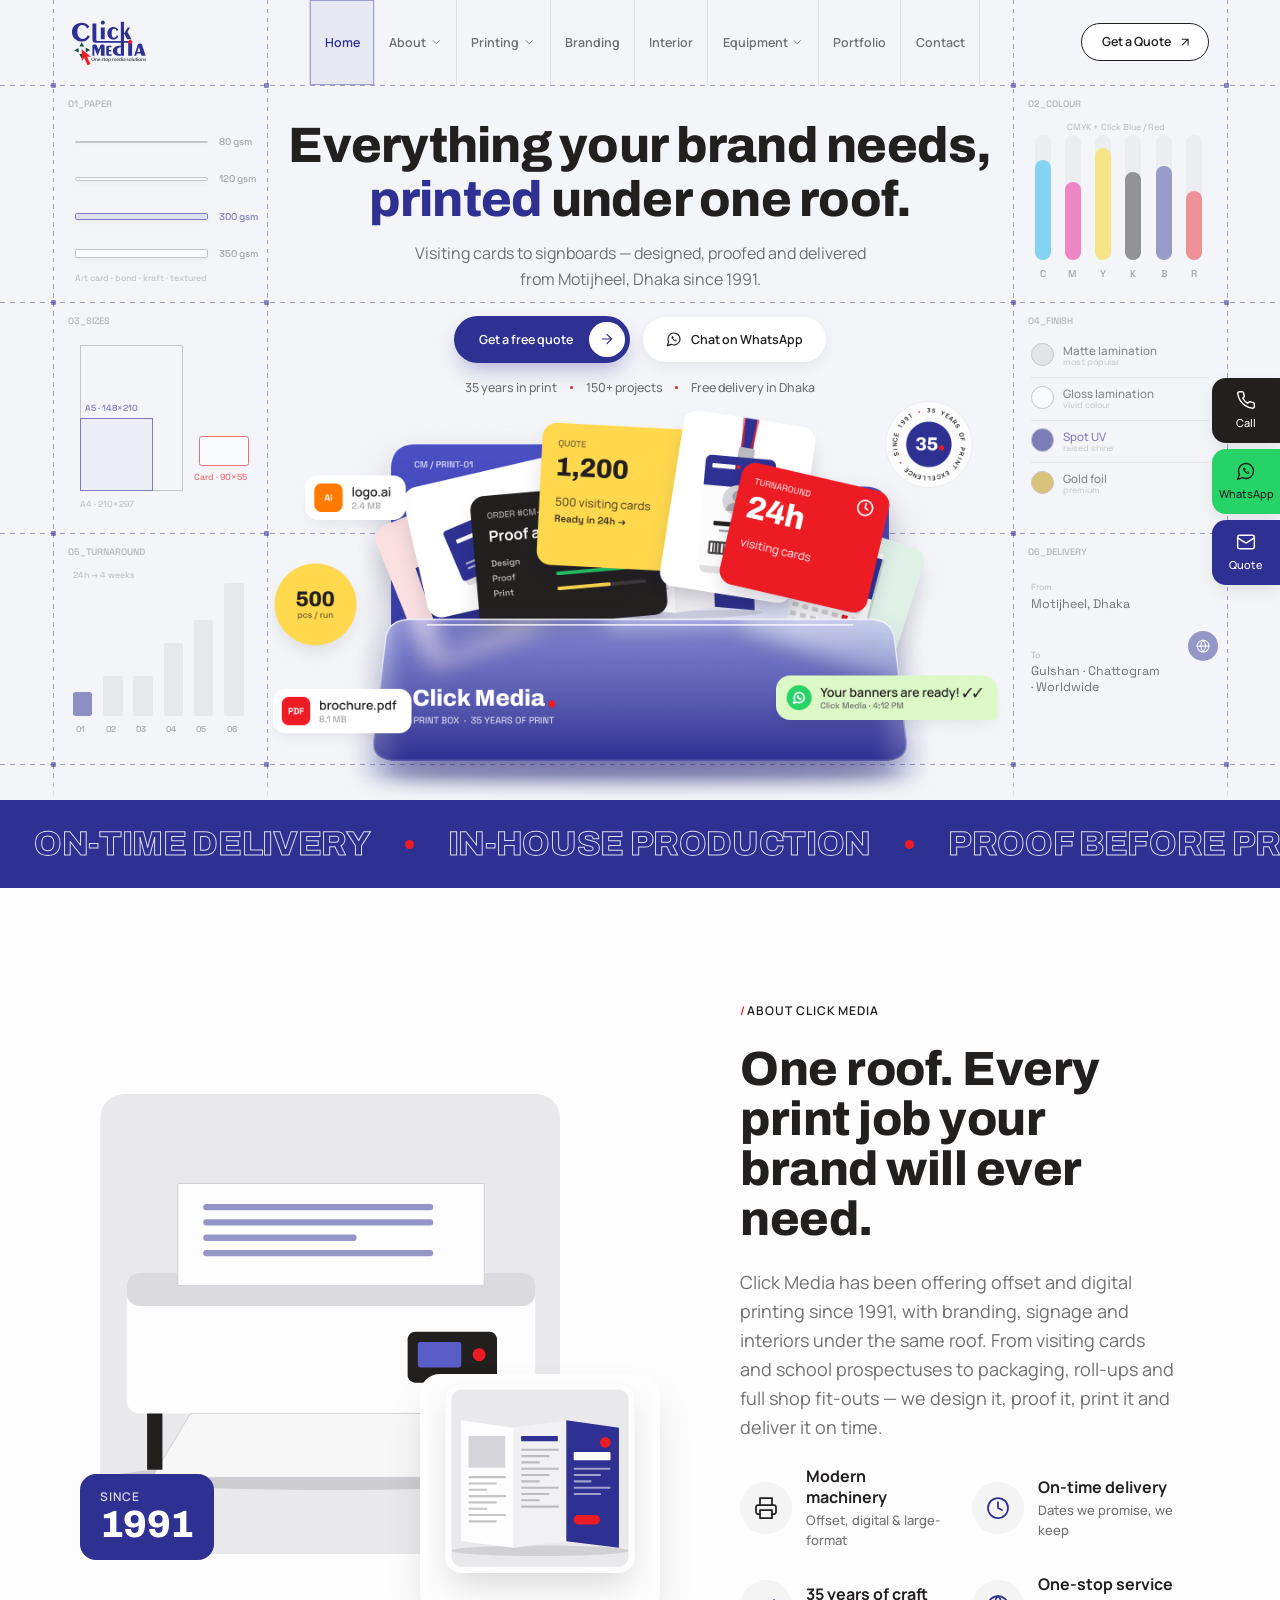
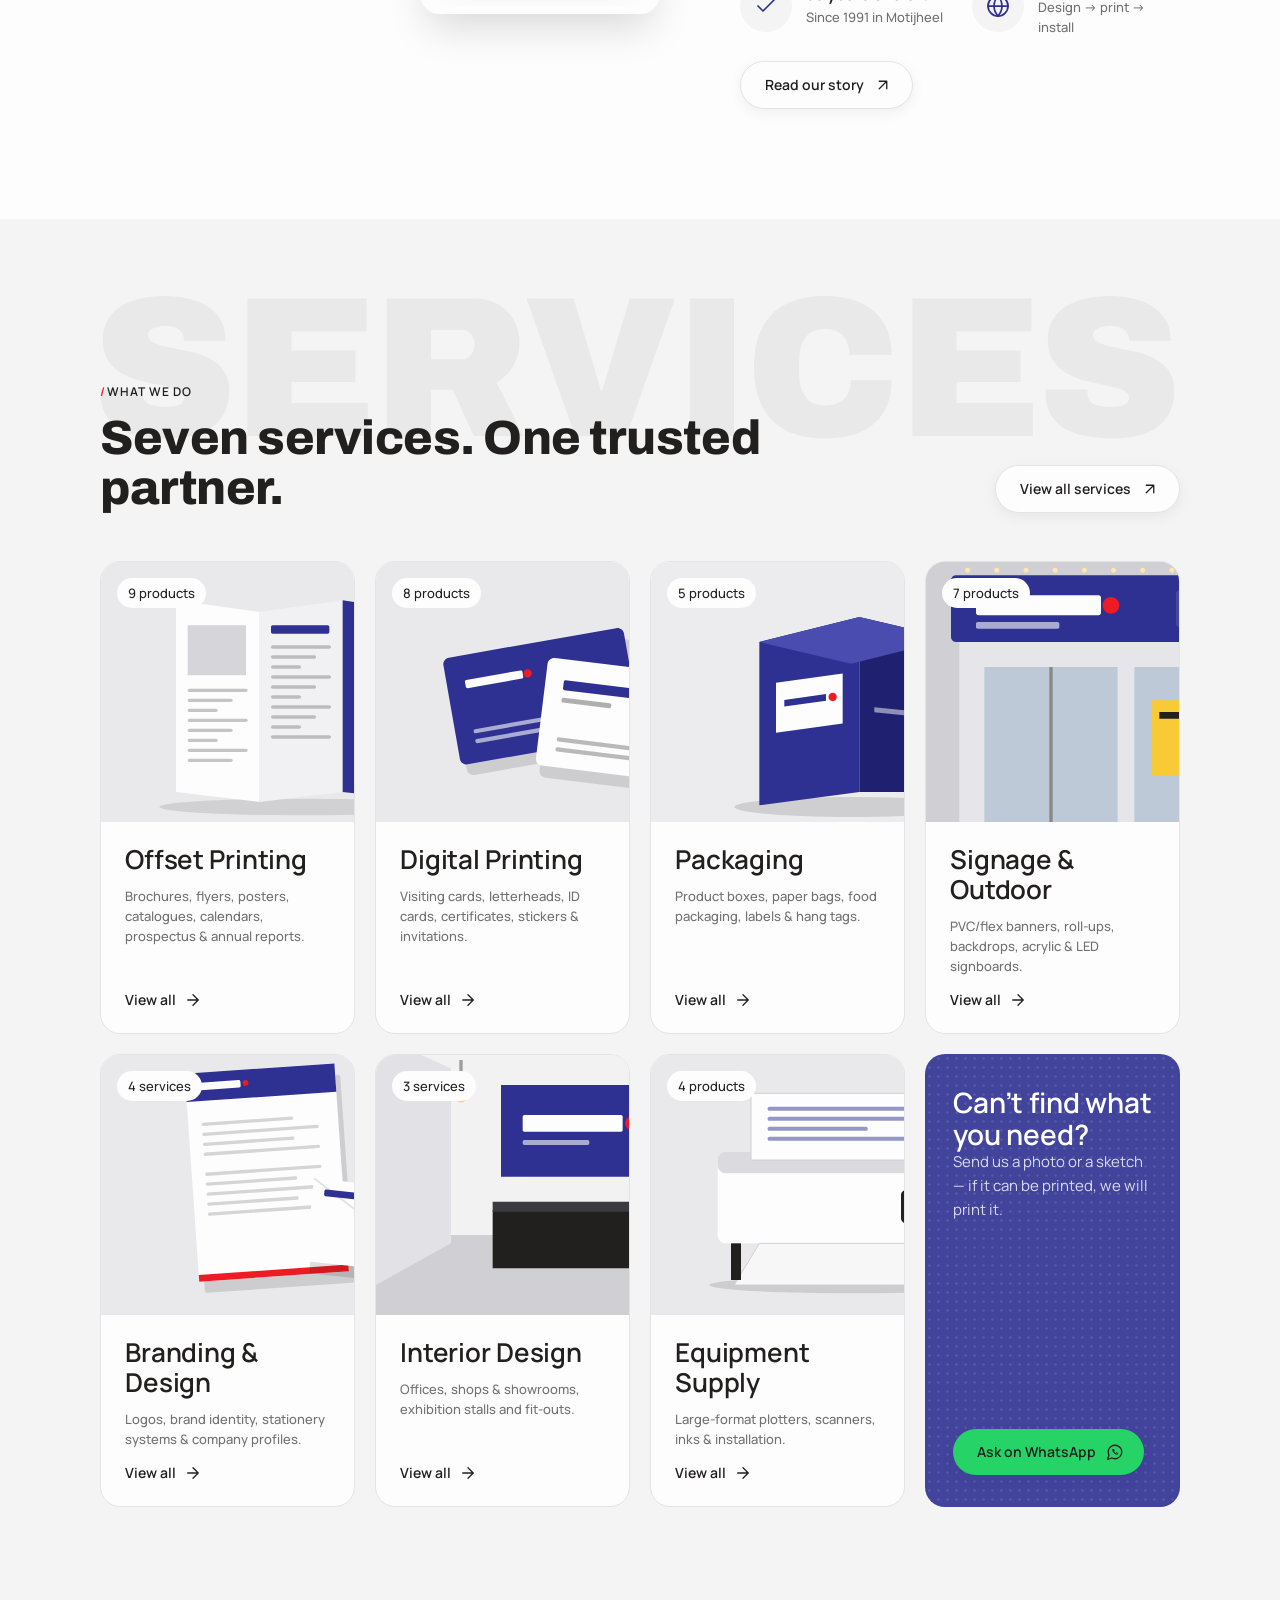
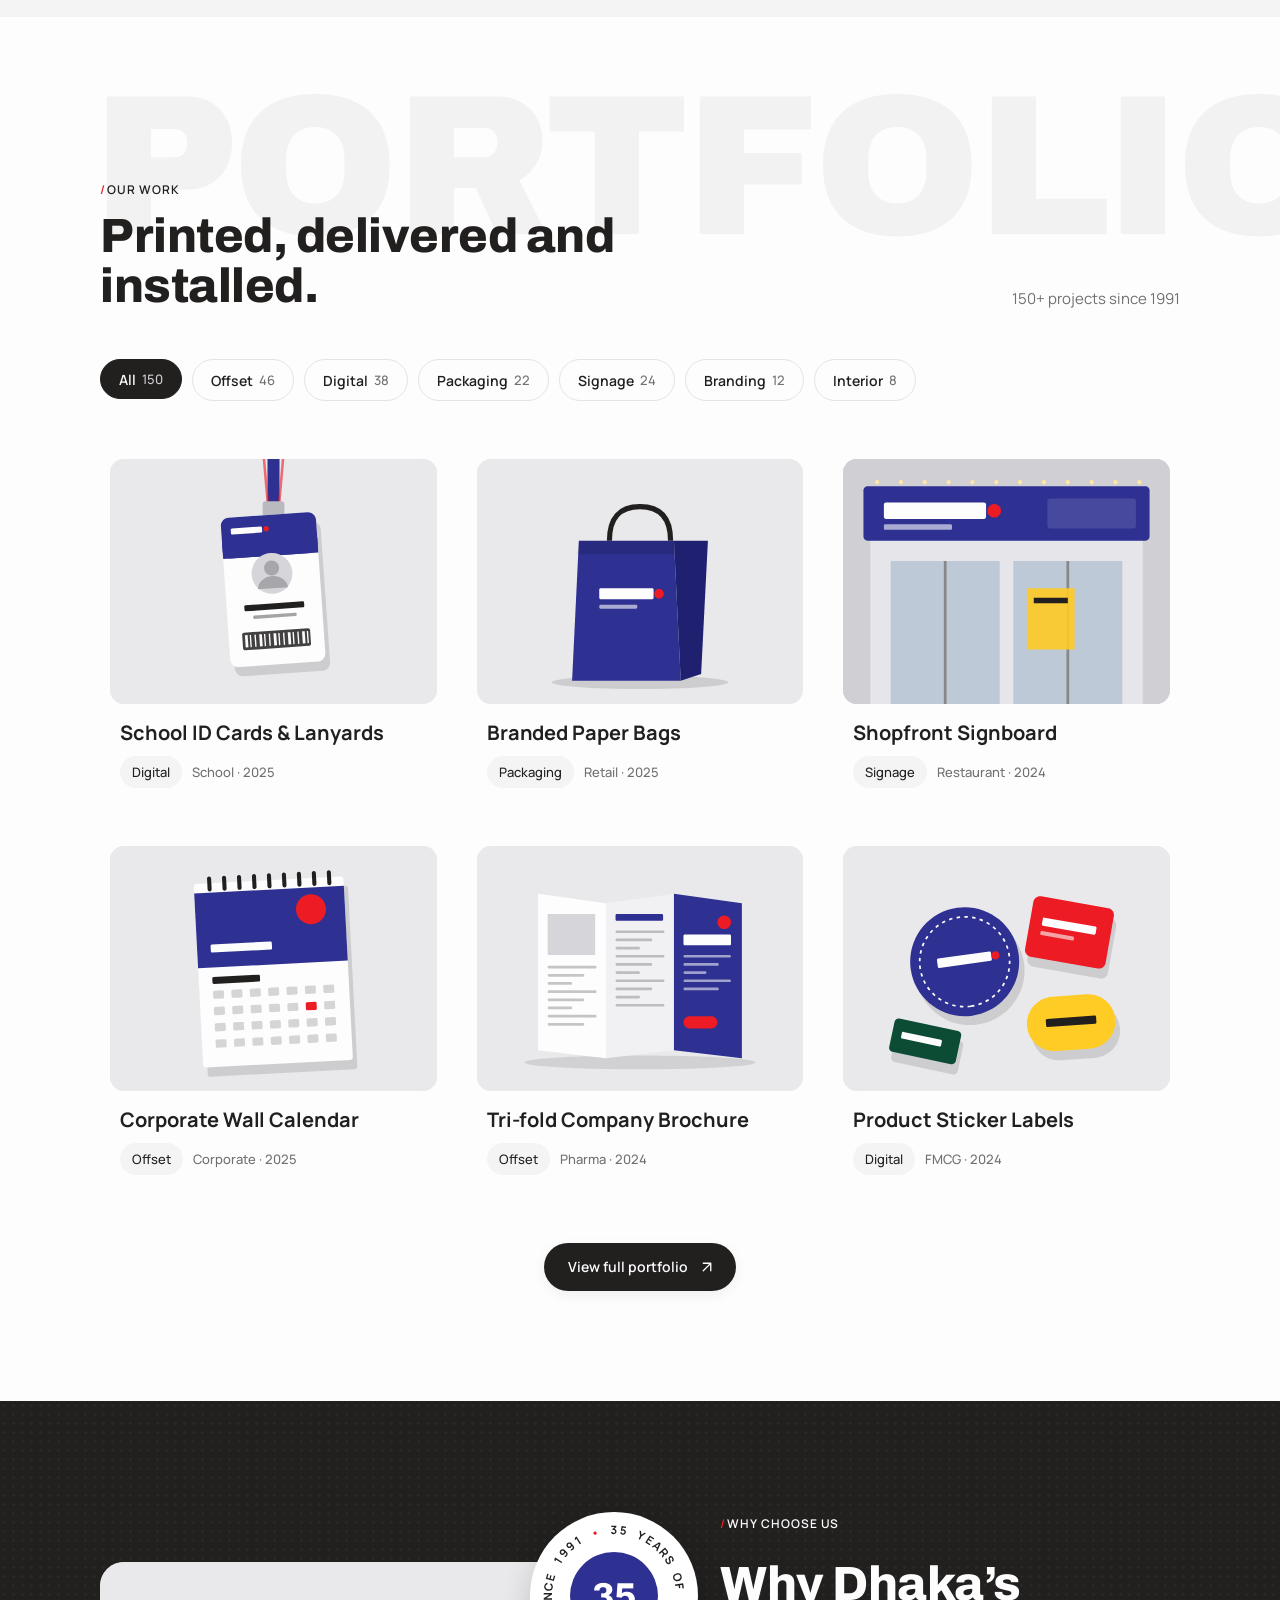
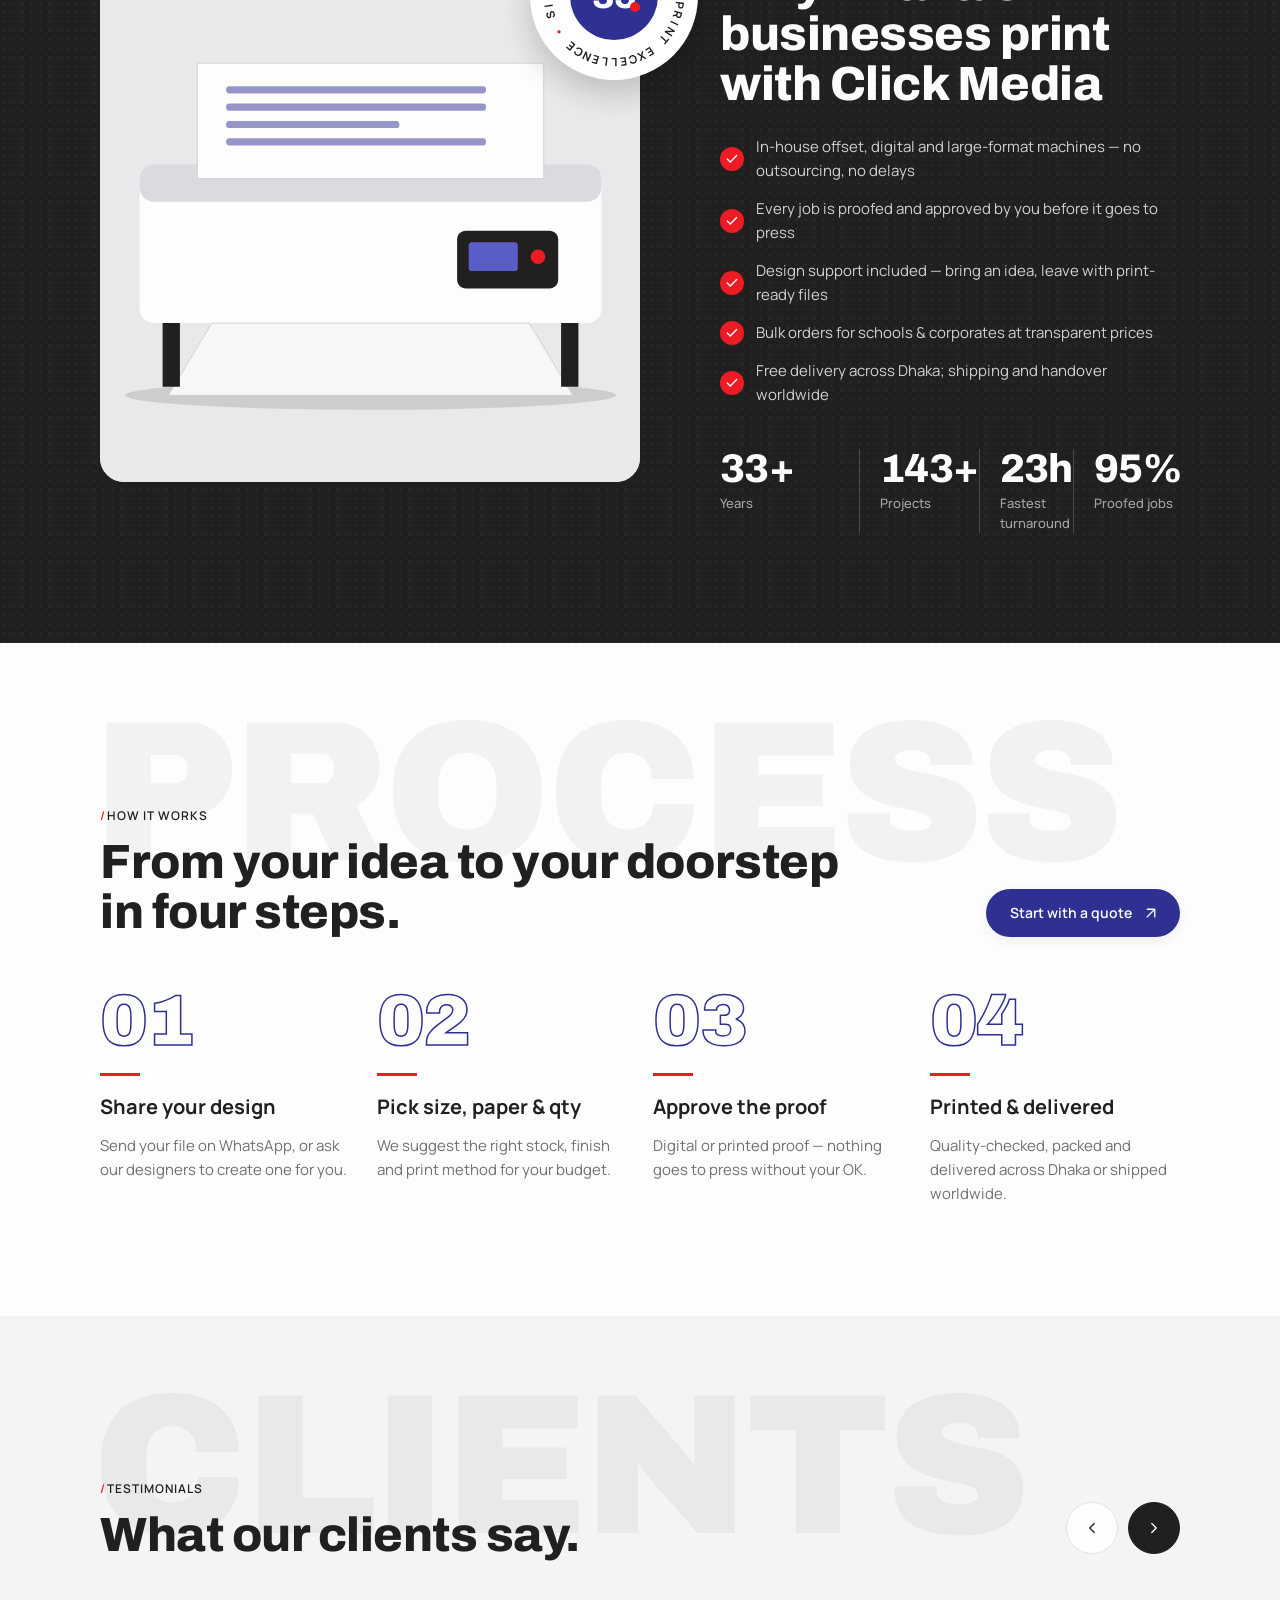
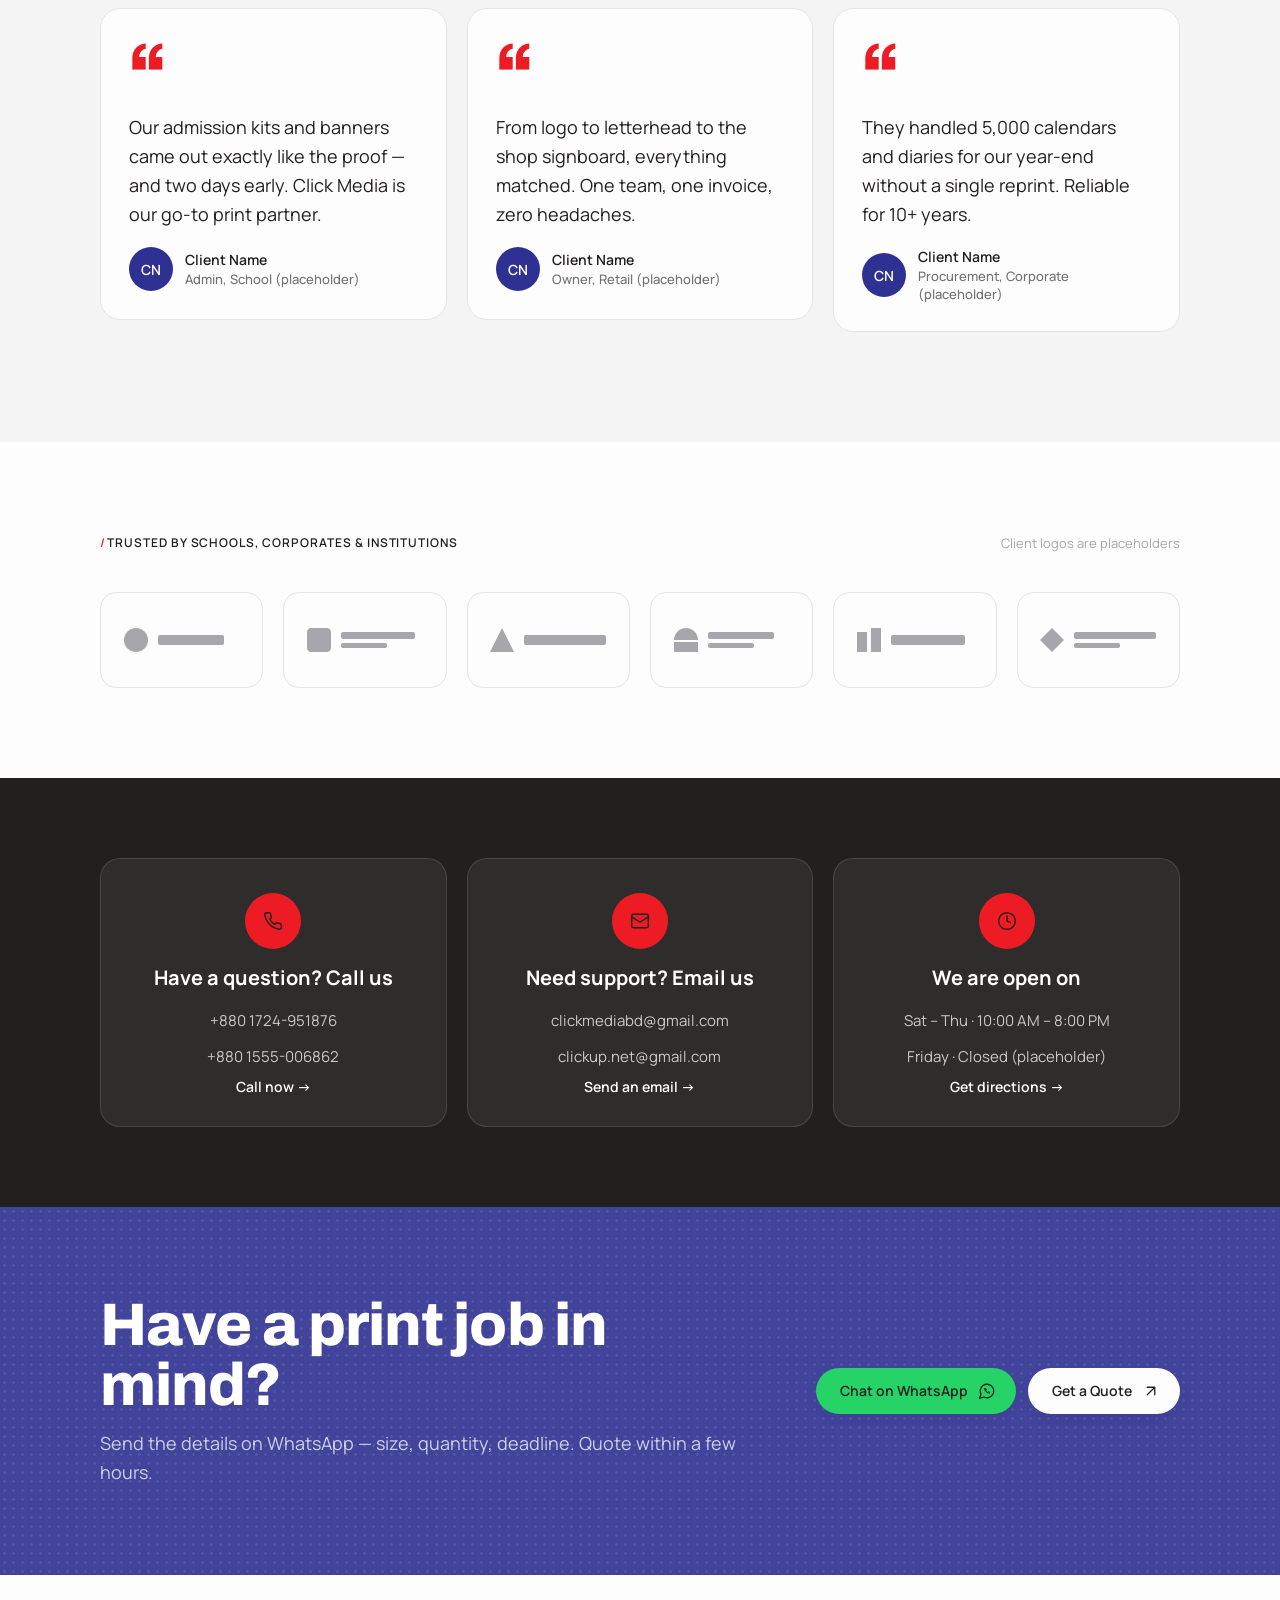
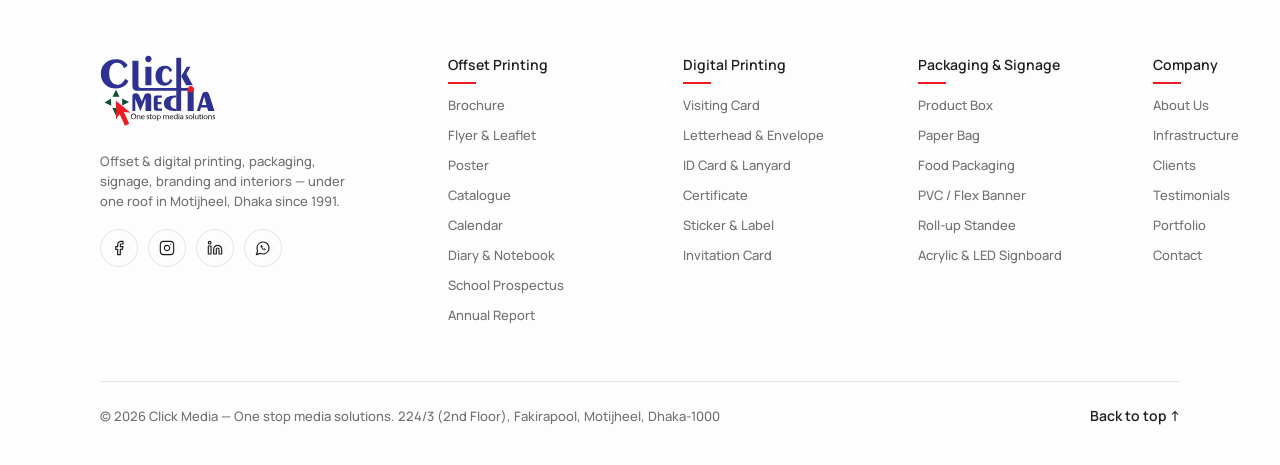
<file: index.html>
<!doctype html>
<html lang="en">
<head>
  <meta charset="utf-8">
  <meta name="viewport" content="width=device-width, initial-scale=1">
  <title>Click Media — Offset & Digital Printing in Motijheel, Dhaka</title>
  <meta name="description" content="Visiting cards to signboards — designed, proofed and delivered from Motijheel, Dhaka since 1991. Offset & digital printing, packaging, signage, branding and interiors under one roof.">
  <link rel="icon" href="assets/img/logo.svg" type="image/svg+xml">
  <link rel="preconnect" href="https://fonts.googleapis.com">
  <link rel="preconnect" href="https://fonts.gstatic.com" crossorigin>
  <link href="https://fonts.googleapis.com/css2?family=Archivo:wght@800;900&family=Manrope:wght@400;500;600;700&family=Space+Grotesk:wght@400;500;700&display=swap" rel="stylesheet">
  <link rel="stylesheet" href="styles.css">
</head>
<body data-page="home">

<div id="layout-head"></div>

<main id="top">

<!-- ============ HERO ============ -->
<section class="hero">
  <div class="hero-hlines" aria-hidden="true"></div>

  <!-- Desktop stage (1440 × 900, scaled to fit) -->
  <div class="hero-stage" id="heroStage">
    <div class="bp-grid" aria-hidden="true">
      <i class="v" style="left:60px"></i><i class="v" style="left:300px"></i><i class="v" style="left:1140px"></i><i class="v" style="left:1380px"></i>
      <b style="left:57px;top:93px"></b><b style="left:57px;top:337px"></b><b style="left:57px;top:597px"></b><b style="left:57px;top:857px"></b>
      <b style="left:297px;top:93px"></b><b style="left:297px;top:337px"></b><b style="left:297px;top:597px"></b><b style="left:297px;top:857px"></b>
      <b style="left:1137px;top:93px"></b><b style="left:1137px;top:337px"></b><b style="left:1137px;top:597px"></b><b style="left:1137px;top:857px"></b>
      <b style="left:1377px;top:93px"></b><b style="left:1377px;top:337px"></b><b style="left:1377px;top:597px"></b><b style="left:1377px;top:857px"></b>
    </div>

    <!-- Spec panels -->
    <div class="panel p-paper" aria-hidden="true">
      <span class="p-label">01_PAPER</span>
      <div class="gsm" style="top:56px"><i style="height:2px"></i><span>80 gsm</span></div>
      <div class="gsm" style="top:98px"><i style="height:4px"></i><span>120 gsm</span></div>
      <div class="gsm is-on" style="top:140px"><i style="height:8px"></i><span>300 gsm</span></div>
      <div class="gsm" style="top:182px"><i style="height:11px"></i><span>350 gsm</span></div>
      <span class="p-note" style="left:24px;top:210px">Art card · bond · kraft · textured</span>
    </div>

    <div class="panel p-colour" aria-hidden="true">
      <span class="p-label">02_COLOUR</span>
      <span class="p-note" style="left:60px;top:40px">CMYK + Click Blue / Red</span>
      <div class="ink" style="left:24px"><i style="height:112px;background:rgba(0,174,239,.75)"></i><span>C</span></div>
      <div class="ink" style="left:58px"><i style="height:87px;background:rgba(236,0,140,.75)"></i><span>M</span></div>
      <div class="ink" style="left:92px"><i style="height:126px;background:rgba(255,212,0,.75)"></i><span>Y</span></div>
      <div class="ink" style="left:126px"><i style="height:98px;background:rgba(35,31,32,.75)"></i><span>K</span></div>
      <div class="ink" style="left:160px"><i style="height:105px;background:rgba(46,48,146,.75)"></i><span>B</span></div>
      <div class="ink" style="left:194px"><i style="height:77px;background:rgba(237,28,36,.75)"></i><span>R</span></div>
    </div>

    <div class="panel p-sizes" aria-hidden="true">
      <span class="p-label">03_SIZES</span>
      <i class="sz-a4"></i><i class="sz-a5"></i><i class="sz-card"></i>
      <span class="p-note" style="left:30px;top:220px">A4 · 210×297</span>
      <span class="p-note p-note-blue" style="left:36px;top:112px">A5 · 148×210</span>
      <span class="p-note p-note-red" style="left:158px;top:190px">Card · 90×55</span>
    </div>

    <div class="panel p-finish" aria-hidden="true">
      <span class="p-label">04_FINISH</span>
      <div class="fin" style="top:46px"><i style="background:#d9d9de"></i><b>Matte lamination</b><small>most popular</small></div>
      <div class="fin" style="top:94px"><i style="background:#fff"></i><b>Gloss lamination</b><small>vivid colour</small></div>
      <div class="fin" style="top:142px"><i style="background:#2e3092"></i><b class="blue">Spot UV</b><small>raised shine</small></div>
      <div class="fin fin-last" style="top:190px"><i style="background:#c9a227"></i><b>Gold foil</b><small>premium</small></div>
    </div>

    <div class="panel p-turn" aria-hidden="true">
      <span class="p-label">05_TURNAROUND</span>
      <span class="p-note" style="left:22px;top:40px">24h → 4 weeks</span>
      <div class="bar is-on" style="left:22px"><i style="height:27px"></i><span>01</span></div>
      <div class="bar" style="left:56px"><i style="height:45px"></i><span>02</span></div>
      <div class="bar" style="left:90px"><i style="height:45px"></i><span>03</span></div>
      <div class="bar" style="left:124px"><i style="height:83px"></i><span>04</span></div>
      <div class="bar" style="left:158px"><i style="height:108px"></i><span>05</span></div>
      <div class="bar" style="left:192px"><i style="height:150px"></i><span>06</span></div>
    </div>

    <div class="panel p-delivery" aria-hidden="true">
      <span class="p-label">06_DELIVERY</span>
      <small class="dl-k" style="top:54px">From</small>
      <span class="dl-v" style="top:70px">Motijheel, Dhaka</span>
      <small class="dl-k" style="top:130px">To</small>
      <span class="dl-v" style="top:146px">Gulshan · Chattogram<br>· Worldwide</span>
      <span class="dl-globe"><svg class="ic ic-16"><use href="#i-globe"/></svg></span>
    </div>

    <!-- Copy -->
    <div class="hero-copy">
      <h1>Everything your brand needs,<br><span class="blue">printed</span> under one roof.</h1>
      <p>Visiting cards to signboards — designed, proofed and delivered<br>from Motijheel, Dhaka since 1991.</p>
      <div class="hero-ctas">
        <button type="button" class="btn-hero" data-open-quote>Get a free quote <span class="btn-hero-ic"><svg class="ic ic-18"><use href="#i-arrow-right"/></svg></span></button>
        <a href="https://wa.me/8801724951876" target="_blank" rel="noopener" class="btn-hero-2"><svg class="ic ic-18"><use href="#i-whatsapp"/></svg> Chat on WhatsApp</a>
      </div>
      <div class="trust-line"><span>35 years in print</span><i></i><span>150+ projects</span><i></i><span>Free delivery in Dhaka</span></div>
    </div>

    <img class="hero-collage" src="assets/img/hero-collage.png" alt="Click Media print box with visiting cards, quote card, ID card and order status" width="1440" height="926">
    <div class="hero-fade"></div>
  </div>

  <!-- Mobile hero -->
  <div class="hero-m">
    <div class="hero-m-lines" aria-hidden="true"><i class="l"></i><i class="r"></i><b class="tl"></b><b class="tr"></b><b class="bl"></b><b class="br"></b></div>
    <img class="hero-m-collage" src="assets/img/hero-collage-mobile.png" alt="" width="396" height="888">
    <div class="hero-m-copy">
      <h1>Everything your brand needs, <span class="blue">printed</span> under one roof.</h1>
      <p>Visiting cards to signboards — designed, proofed and delivered since 1991.</p>
      <button type="button" class="btn-hero" data-open-quote>Get a free quote <span class="btn-hero-ic"><svg class="ic ic-18"><use href="#i-arrow-right"/></svg></span></button>
      <a href="https://wa.me/8801724951876" target="_blank" rel="noopener" class="btn-hero-2"><svg class="ic ic-18"><use href="#i-whatsapp"/></svg> Chat on WhatsApp</a>
    </div>
    <div class="spec-strip" aria-hidden="true"><span>01_PAPER</span><span>02_COLOUR</span><span>03_SIZES</span><span>04_FINISH</span><span>05_TURNAROUND</span><span>06_DELIVERY</span></div>
  </div>
</section>

<!-- ============ MARQUEE ============ -->
<div class="marquee" aria-label="On-time delivery · In-house production · Proof before print · Dhaka & worldwide">
  <div class="marquee-track">
    <div class="marquee-group"><span>ON-TIME DELIVERY</span><i></i><span>IN-HOUSE PRODUCTION</span><i></i><span>PROOF BEFORE PRINT</span><i></i><span>DHAKA &amp; WORLDWIDE</span><i></i></div>
    <div class="marquee-group" aria-hidden="true"><span>ON-TIME DELIVERY</span><i></i><span>IN-HOUSE PRODUCTION</span><i></i><span>PROOF BEFORE PRINT</span><i></i><span>DHAKA &amp; WORLDWIDE</span><i></i></div>
  </div>
</div>

<!-- ============ ABOUT ============ -->
<section class="about sec" id="about">
  <div class="wrap about-grid">
    <div class="about-visual reveal">
      <div class="about-photo"><img src="assets/img/about-workshop.svg" alt="Click Media print workshop"></div>
      <div class="about-product"><img src="assets/img/about-product.svg" alt="Tri-fold brochure"></div>
      <div class="since"><small>SINCE</small><b>1991</b></div>
    </div>
    <div class="about-copy reveal">
      <span class="eyebrow">ABOUT CLICK MEDIA</span>
      <h2 class="h2">One roof. Every print job your brand will ever need.</h2>
      <p class="lead">Click Media has been offering offset and digital printing since 1991, with branding, signage and interiors under the same roof. From visiting cards and school prospectuses to packaging, roll-ups and full shop fit-outs — we design it, proof it, print it and deliver it on time.</p>
      <div class="trust-grid">
        <div class="trust-item"><span class="t-ic"><svg class="ic ic-24"><use href="#i-printer"/></svg></span><div><b>Modern machinery</b><small>Offset, digital &amp; large-format</small></div></div>
        <div class="trust-item"><span class="t-ic t-ic-blue"><svg class="ic ic-24"><use href="#i-clock"/></svg></span><div><b>On-time delivery</b><small>Dates we promise, we keep</small></div></div>
        <div class="trust-item"><span class="t-ic t-ic-blue"><svg class="ic ic-24"><use href="#i-check"/></svg></span><div><b>35 years of craft</b><small>Since 1991 in Motijheel</small></div></div>
        <div class="trust-item"><span class="t-ic t-ic-blue"><svg class="ic ic-24"><use href="#i-globe"/></svg></span><div><b>One-stop service</b><small>Design → print → install</small></div></div>
      </div>
      <a href="about.html" class="btn btn-light">Read our story <svg class="ic ic-18"><use href="#i-arrow-up-right"/></svg></a>
    </div>
  </div>
</section>

<!-- ============ SERVICES ============ -->
<section class="services sec sec-grey" id="services">
  <div class="wrap">
    <div class="sec-head">
      <span class="ghost" aria-hidden="true">SERVICES</span>
      <div>
        <span class="eyebrow">WHAT WE DO</span>
        <h2 class="h2"><span class="d-only">Seven services. One trusted partner.</span><span class="m-only">Seven services. One partner.</span></h2>
      </div>
      <a href="#services" class="btn btn-light d-only-flex">View all services <svg class="ic ic-18"><use href="#i-arrow-up-right"/></svg></a>
    </div>

    <div class="svc-grid" id="svcGrid">
      <article class="svc-card">
        <div class="svc-img"><img src="assets/img/svc-offset.svg" alt="Offset printed brochure"><span class="pill">9 products</span></div>
        <div class="svc-body"><h3>Offset Printing</h3><p>Brochures, flyers, posters, catalogues, calendars, prospectus &amp; annual reports.</p><a href="#" class="link-arrow">View all <svg class="ic ic-18"><use href="#i-arrow-right"/></svg></a></div>
      </article>
      <article class="svc-card">
        <div class="svc-img"><img src="assets/img/svc-digital.svg" alt="Visiting cards"><span class="pill">8 products</span></div>
        <div class="svc-body"><h3>Digital Printing</h3><p>Visiting cards, letterheads, ID cards, certificates, stickers &amp; invitations.</p><a href="digital-printing.html" class="link-arrow">View all <svg class="ic ic-18"><use href="#i-arrow-right"/></svg></a></div>
      </article>
      <article class="svc-card">
        <div class="svc-img"><img src="assets/img/svc-packaging.svg" alt="Product box"><span class="pill">5 products</span></div>
        <div class="svc-body"><h3>Packaging</h3><p>Product boxes, paper bags, food packaging, labels &amp; hang tags.</p><a href="#" class="link-arrow">View all <svg class="ic ic-18"><use href="#i-arrow-right"/></svg></a></div>
      </article>
      <article class="svc-card">
        <div class="svc-img"><img src="assets/img/svc-signage.svg" alt="Shopfront signboard"><span class="pill">7 products</span></div>
        <div class="svc-body"><h3>Signage &amp; Outdoor</h3><p>PVC/flex banners, roll-ups, backdrops, acrylic &amp; LED signboards.</p><a href="#" class="link-arrow">View all <svg class="ic ic-18"><use href="#i-arrow-right"/></svg></a></div>
      </article>
      <article class="svc-card">
        <div class="svc-img"><img src="assets/img/svc-branding.svg" alt="Letterhead stationery"><span class="pill">4 services</span></div>
        <div class="svc-body"><h3>Branding &amp; Design</h3><p>Logos, brand identity, stationery systems &amp; company profiles.</p><a href="#" class="link-arrow">View all <svg class="ic ic-18"><use href="#i-arrow-right"/></svg></a></div>
      </article>
      <article class="svc-card">
        <div class="svc-img"><img src="assets/img/svc-interior.svg" alt="Interior fit-out"><span class="pill">3 services</span></div>
        <div class="svc-body"><h3>Interior Design</h3><p>Offices, shops &amp; showrooms, exhibition stalls and fit-outs.</p><a href="#" class="link-arrow">View all <svg class="ic ic-18"><use href="#i-arrow-right"/></svg></a></div>
      </article>
      <article class="svc-card">
        <div class="svc-img"><img src="assets/img/svc-equipment.svg" alt="Large-format plotter"><span class="pill">4 products</span></div>
        <div class="svc-body"><h3>Equipment Supply</h3><p>Large-format plotters, scanners, inks &amp; installation.</p><a href="#" class="link-arrow">View all <svg class="ic ic-18"><use href="#i-arrow-right"/></svg></a></div>
      </article>
      <article class="svc-cta halftone">
        <h3>Can’t find what you need?</h3>
        <p>Send us a photo or a sketch — if it can be printed, we will print it.</p>
        <a href="https://wa.me/8801724951876" target="_blank" rel="noopener" class="btn btn-whatsapp">Ask on WhatsApp <svg class="ic ic-18"><use href="#i-whatsapp"/></svg></a>
      </article>
    </div>
    <div class="dots m-only-flex" id="svcDots"></div>
  </div>
</section>

<!-- ============ PORTFOLIO ============ -->
<section class="portfolio sec" id="portfolio">
  <div class="wrap">
    <div class="sec-head">
      <span class="ghost" aria-hidden="true">PORTFOLIO</span>
      <div>
        <span class="eyebrow">OUR WORK</span>
        <h2 class="h2"><span class="d-only">Printed, delivered and installed.</span><span class="m-only">Printed, delivered, installed.</span></h2>
      </div>
      <span class="sec-meta d-only">150+ projects since 1991</span>
    </div>

    <div class="chips" role="tablist" id="chips">
      <button class="chip is-active" data-filter="all">All <small>150</small></button>
      <button class="chip" data-filter="offset">Offset <small>46</small></button>
      <button class="chip" data-filter="digital">Digital <small>38</small></button>
      <button class="chip" data-filter="packaging">Packaging <small>22</small></button>
      <button class="chip" data-filter="signage">Signage <small>24</small></button>
      <button class="chip" data-filter="branding">Branding <small>12</small></button>
      <button class="chip" data-filter="interior">Interior <small>8</small></button>
    </div>

    <div class="work-grid" id="workGrid">
      <article class="work-card" data-cat="digital">
        <div class="work-img"><img src="assets/img/work-idcard.svg" alt="School ID card with lanyard"><span class="work-view"><svg class="ic ic-18"><use href="#i-arrow-up-right"/></svg></span></div>
        <h3><span class="d-only">School ID Cards &amp; Lanyards</span><span class="m-only">School ID Cards</span></h3>
        <div class="tags"><span class="tag">Digital</span><span class="tag-meta">School · 2025</span></div>
      </article>
      <article class="work-card" data-cat="packaging">
        <div class="work-img"><img src="assets/img/work-paperbag.svg" alt="Branded paper bag"><span class="work-view"><svg class="ic ic-18"><use href="#i-arrow-up-right"/></svg></span></div>
        <h3><span class="d-only">Branded Paper Bags</span><span class="m-only">Paper Bags</span></h3>
        <div class="tags"><span class="tag">Packaging</span><span class="tag-meta">Retail · 2025</span></div>
      </article>
      <article class="work-card" data-cat="signage">
        <div class="work-img"><img src="assets/img/work-signboard.svg" alt="Shopfront signboard"><span class="work-view"><svg class="ic ic-18"><use href="#i-arrow-up-right"/></svg></span></div>
        <h3><span class="d-only">Shopfront Signboard</span><span class="m-only">Shop Signboard</span></h3>
        <div class="tags"><span class="tag">Signage</span><span class="tag-meta">Restaurant · 2024</span></div>
      </article>
      <article class="work-card" data-cat="offset">
        <div class="work-img"><img src="assets/img/work-calendar.svg" alt="Corporate wall calendar"><span class="work-view"><svg class="ic ic-18"><use href="#i-arrow-up-right"/></svg></span></div>
        <h3><span class="d-only">Corporate Wall Calendar</span><span class="m-only">Wall Calendar</span></h3>
        <div class="tags"><span class="tag">Offset</span><span class="tag-meta">Corporate · 2025</span></div>
      </article>
      <article class="work-card d-card-only" data-cat="offset">
        <div class="work-img"><img src="assets/img/work-brochure.svg" alt="Tri-fold company brochure"><span class="work-view"><svg class="ic ic-18"><use href="#i-arrow-up-right"/></svg></span></div>
        <h3>Tri-fold Company Brochure</h3>
        <div class="tags"><span class="tag">Offset</span><span class="tag-meta">Pharma · 2024</span></div>
      </article>
      <article class="work-card d-card-only" data-cat="digital">
        <div class="work-img"><img src="assets/img/work-stickers.svg" alt="Product sticker labels"><span class="work-view"><svg class="ic ic-18"><use href="#i-arrow-up-right"/></svg></span></div>
        <h3>Product Sticker Labels</h3>
        <div class="tags"><span class="tag">Digital</span><span class="tag-meta">FMCG · 2024</span></div>
      </article>
      <p class="work-empty" id="workEmpty" hidden>More projects in this category coming soon.</p>
    </div>

    <div class="center"><a href="portfolio.html" class="btn btn-dark btn-mblock">View full portfolio <svg class="ic ic-18"><use href="#i-arrow-up-right"/></svg></a></div>
  </div>
</section>

<!-- ============ WHY CHOOSE US ============ -->
<section class="why sec sec-dark halftone-dark" id="why">
  <div class="wrap why-grid">
    <div class="why-visual reveal">
      <div class="why-photo"><img src="assets/img/why-machine.svg" alt="Large-format printing machine"></div>
      <div class="badge35" aria-label="35 years of print excellence, since 1991">
        <img class="badge-orbit" src="assets/img/badge-orbit.svg" alt="">
        <span class="badge-core">35<i></i></span>
      </div>
    </div>
    <div class="why-copy reveal">
      <span class="eyebrow eyebrow-light">WHY CHOOSE US</span>
      <h2 class="h2">Why Dhaka’s businesses print with Click Media</h2>
      <ul class="checks">
        <li><span><svg class="ic ic-14"><use href="#i-check"/></svg></span>In-house offset, digital and large-format machines — no outsourcing, no delays</li>
        <li><span><svg class="ic ic-14"><use href="#i-check"/></svg></span>Every job is proofed and approved by you before it goes to press</li>
        <li><span><svg class="ic ic-14"><use href="#i-check"/></svg></span>Design support included — bring an idea, leave with print-ready files</li>
        <li><span><svg class="ic ic-14"><use href="#i-check"/></svg></span>Bulk orders for schools &amp; corporates at transparent prices</li>
        <li><span><svg class="ic ic-14"><use href="#i-check"/></svg></span>Free delivery across Dhaka; shipping and handover worldwide</li>
      </ul>
      <div class="stats">
        <div><b data-count="35" data-suffix="+">35+</b><small>Years</small></div>
        <div><b data-count="150" data-suffix="+">150+</b><small>Projects</small></div>
        <div><b data-count="24" data-suffix="h">24h</b><small>Fastest turnaround</small></div>
        <div><b data-count="100" data-suffix="%">100%</b><small>Proofed jobs</small></div>
      </div>
    </div>
  </div>
</section>

<!-- ============ HOW IT WORKS ============ -->
<section class="how sec" id="how">
  <div class="wrap">
    <div class="sec-head">
      <span class="ghost" aria-hidden="true">PROCESS</span>
      <div>
        <span class="eyebrow">HOW IT WORKS</span>
        <h2 class="h2"><span class="d-only">From your idea to your doorstep in four steps.</span><span class="m-only">Idea to doorstep in four steps</span></h2>
      </div>
      <button type="button" class="btn btn-primary d-only-flex" data-open-quote>Start with a quote <svg class="ic ic-18"><use href="#i-arrow-up-right"/></svg></button>
    </div>
    <div class="steps">
      <div class="step reveal"><span class="step-n">01</span><i></i><h3>Share your design</h3><p>Send your file on WhatsApp, or ask our designers to create one for you.</p></div>
      <div class="step reveal"><span class="step-n">02</span><i></i><h3>Pick size, paper &amp; qty</h3><p>We suggest the right stock, finish and print method for your budget.</p></div>
      <div class="step reveal"><span class="step-n">03</span><i></i><h3>Approve the proof</h3><p>Digital or printed proof — nothing goes to press without your OK.</p></div>
      <div class="step reveal"><span class="step-n">04</span><i></i><h3>Printed &amp; delivered</h3><p>Quality-checked, packed and delivered across Dhaka or shipped worldwide.</p></div>
    </div>
  </div>
</section>

<!-- ============ TESTIMONIALS ============ -->
<section class="testi sec sec-grey" id="testimonials">
  <div class="wrap">
    <div class="sec-head">
      <span class="ghost" aria-hidden="true">CLIENTS</span>
      <div>
        <span class="eyebrow">TESTIMONIALS</span>
        <h2 class="h2">What our clients say.</h2>
      </div>
      <div class="slider-nav">
        <button type="button" class="nav-btn" id="tPrev" aria-label="Previous"><svg class="ic ic-18"><use href="#i-chevron-left"/></svg></button>
        <button type="button" class="nav-btn nav-btn-dark" id="tNext" aria-label="Next"><svg class="ic ic-18"><use href="#i-chevron-right"/></svg></button>
      </div>
    </div>
    <div class="t-track" id="tTrack">
      <figure class="t-card">
        <span class="q">“</span>
        <blockquote>Our admission kits and banners came out exactly like the proof — and two days early. Click Media is our go-to print partner.</blockquote>
        <figcaption><span class="avatar">CN</span><span><b>Client Name</b><small>Admin, School (placeholder)</small></span></figcaption>
      </figure>
      <figure class="t-card">
        <span class="q">“</span>
        <blockquote>From logo to letterhead to the shop signboard, everything matched. One team, one invoice, zero headaches.</blockquote>
        <figcaption><span class="avatar">CN</span><span><b>Client Name</b><small>Owner, Retail (placeholder)</small></span></figcaption>
      </figure>
      <figure class="t-card">
        <span class="q">“</span>
        <blockquote>They handled 5,000 calendars and diaries for our year-end without a single reprint. Reliable for 10+ years.</blockquote>
        <figcaption><span class="avatar">CN</span><span><b>Client Name</b><small>Procurement, Corporate (placeholder)</small></span></figcaption>
      </figure>
    </div>
  </div>
</section>

<!-- ============ CLIENTS ============ -->
<section class="clients" id="clients">
  <div class="wrap">
    <div class="clients-head"><span class="eyebrow">TRUSTED BY SCHOOLS, CORPORATES &amp; INSTITUTIONS</span><small class="d-only">Client logos are placeholders</small></div>
    <div class="logo-row">
      <div class="logo-tile"><img src="assets/img/client-1.svg" alt="Client logo placeholder"></div>
      <div class="logo-tile"><img src="assets/img/client-2.svg" alt="Client logo placeholder"></div>
      <div class="logo-tile"><img src="assets/img/client-3.svg" alt="Client logo placeholder"></div>
      <div class="logo-tile"><img src="assets/img/client-4.svg" alt="Client logo placeholder"></div>
      <div class="logo-tile"><img src="assets/img/client-5.svg" alt="Client logo placeholder"></div>
      <div class="logo-tile"><img src="assets/img/client-6.svg" alt="Client logo placeholder"></div>
    </div>
  </div>
</section>

<!-- ============ CONTACT ============ -->
<section class="contact sec-dark" id="contact">
  <div class="wrap contact-grid">
    <div class="c-box">
      <span class="c-ic"><svg class="ic ic-20"><use href="#i-phone"/></svg></span>
      <h3>Have a question? Call us</h3>
      <a href="tel:+8801724951876">+880 1724-951876</a>
      <a href="tel:+8801555006862">+880 1555-006862</a>
      <a href="tel:+8801724951876" class="c-link">Call now →</a>
    </div>
    <div class="c-box">
      <span class="c-ic"><svg class="ic ic-20"><use href="#i-mail"/></svg></span>
      <h3>Need support? Email us</h3>
      <a href="mailto:clickmediabd@gmail.com">clickmediabd@gmail.com</a>
      <a href="mailto:clickup.net@gmail.com">clickup.net@gmail.com</a>
      <a href="mailto:clickmediabd@gmail.com" class="c-link">Send an email →</a>
    </div>
    <div class="c-box">
      <span class="c-ic"><svg class="ic ic-20"><use href="#i-clock"/></svg></span>
      <h3>We are open on</h3>
      <span>Sat – Thu · 10:00 AM – 8:00 PM</span>
      <span>Friday · Closed (placeholder)</span>
      <a href="https://maps.google.com/?q=224/3+Fakirapool+Motijheel+Dhaka-1000" target="_blank" rel="noopener" class="c-link">Get directions →</a>
    </div>
  </div>
</section>

<!-- ============ CTA ============ -->
<section class="cta-banner halftone">
  <div class="wrap cta-inner">
    <div>
      <h2>Have a print job in mind?</h2>
      <p>Send the details on WhatsApp — size, quantity, deadline. Quote within a few hours.</p>
    </div>
    <div class="cta-btns">
      <a href="https://wa.me/8801724951876" target="_blank" rel="noopener" class="btn btn-whatsapp btn-lg">Chat on WhatsApp <svg class="ic ic-18"><use href="#i-whatsapp"/></svg></a>
      <button type="button" class="btn btn-white btn-lg" data-open-quote>Get a Quote <svg class="ic ic-18"><use href="#i-arrow-up-right"/></svg></button>
    </div>
  </div>
</section>

</main>

<div id="layout-foot"></div>

<script src="layout.js"></script>
<script src="main.js"></script>
</body>
</html>
</file>
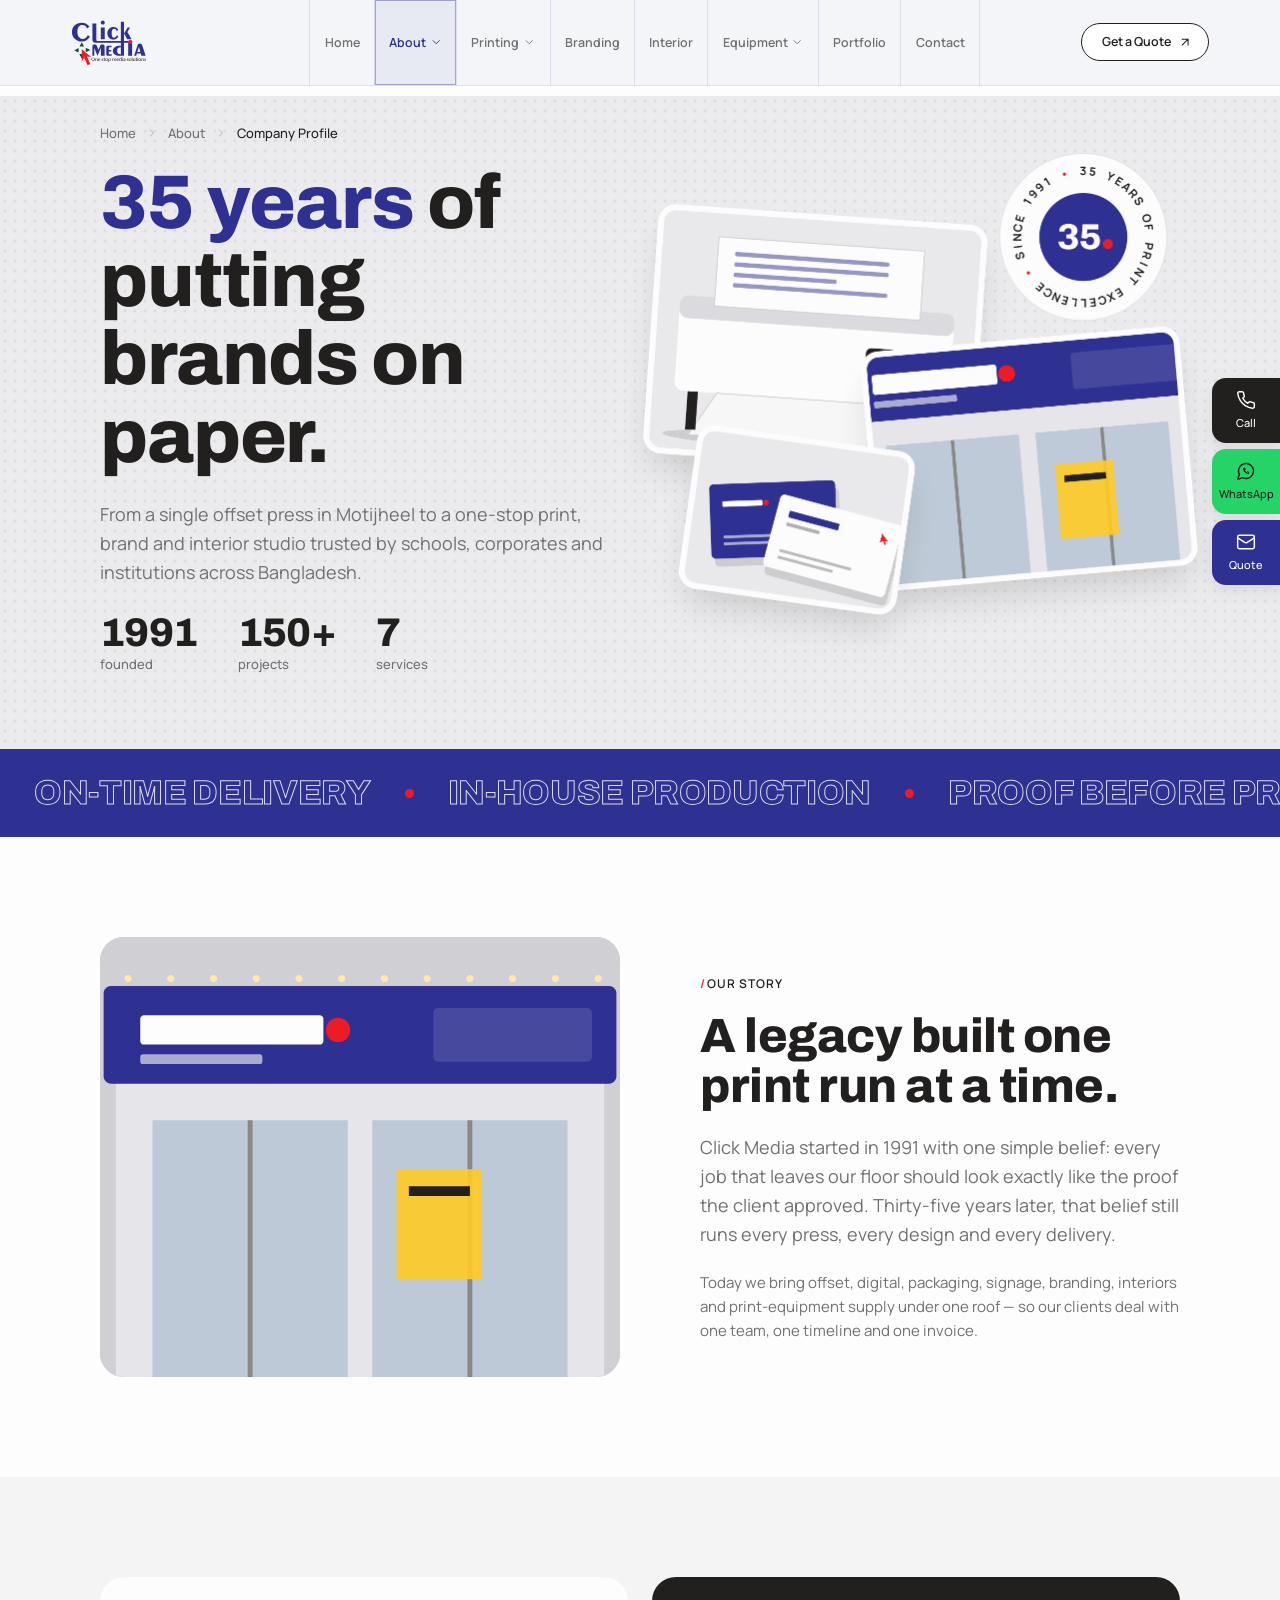
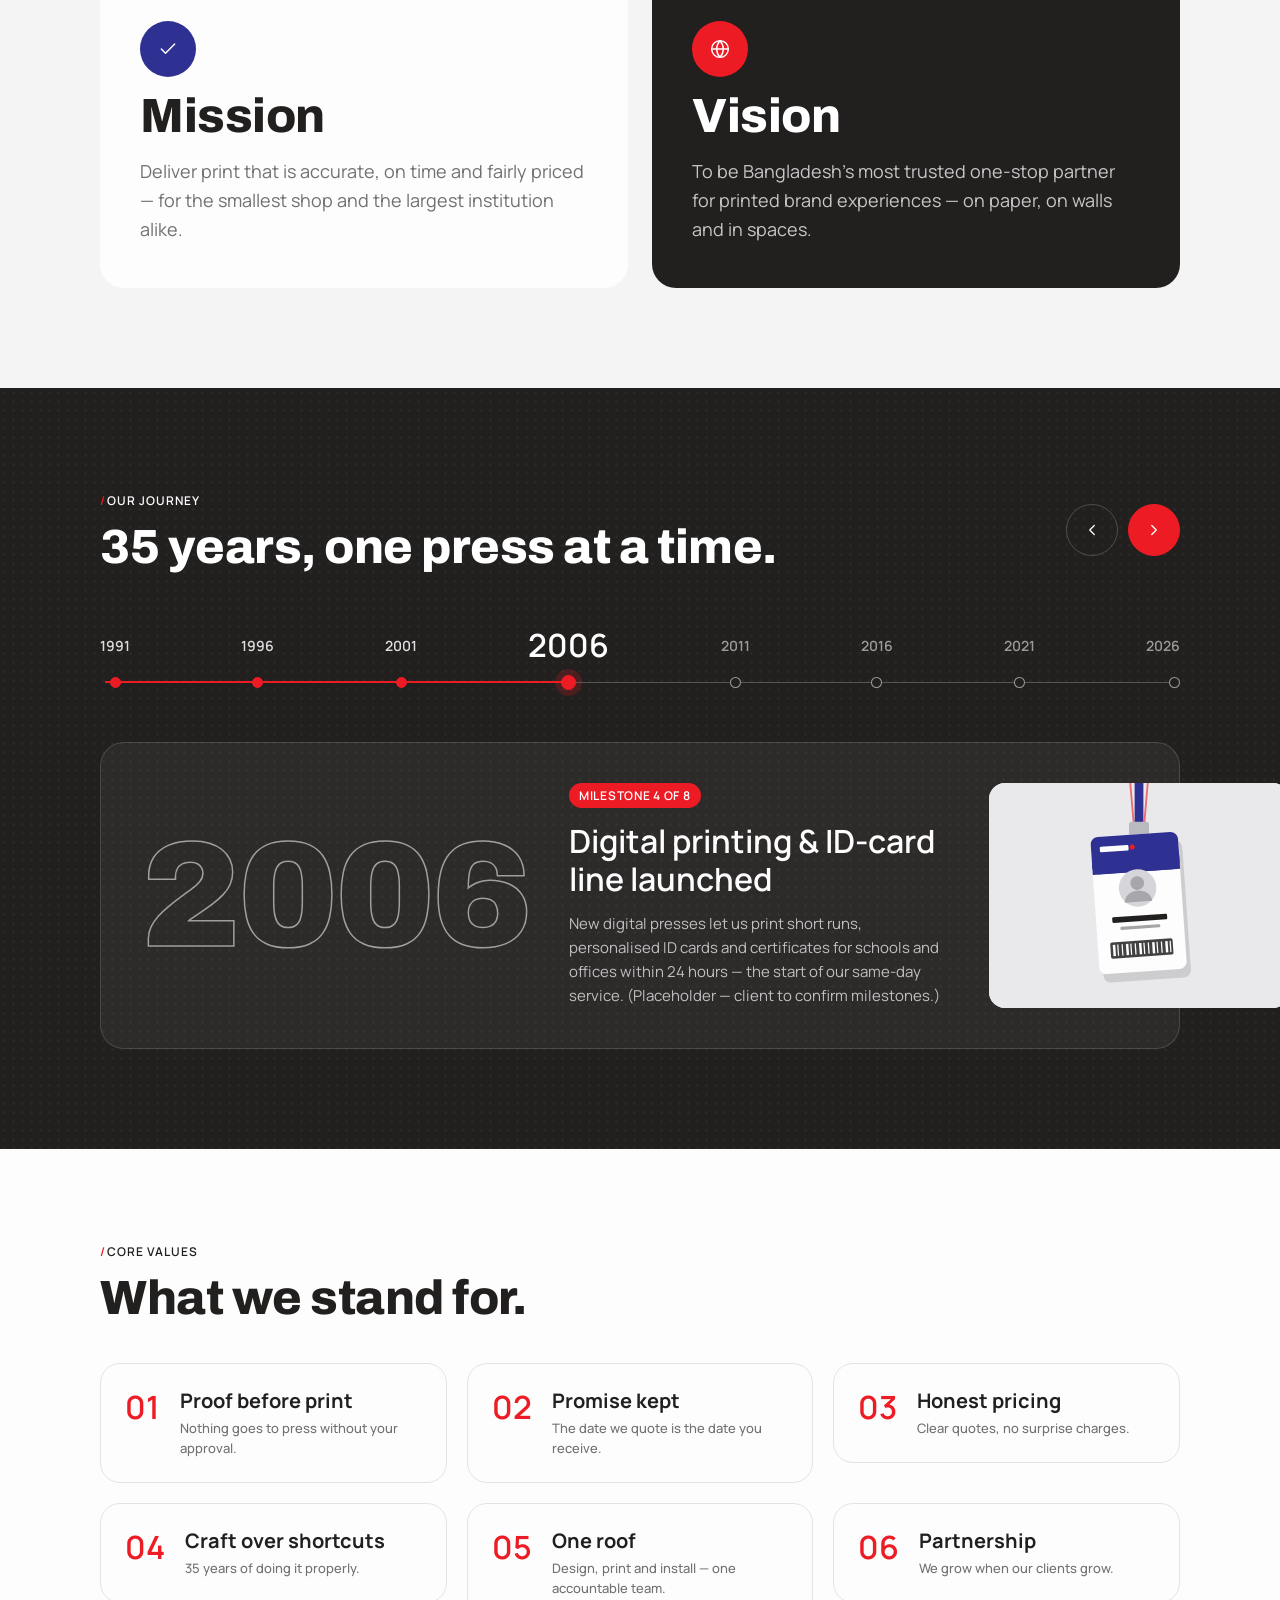
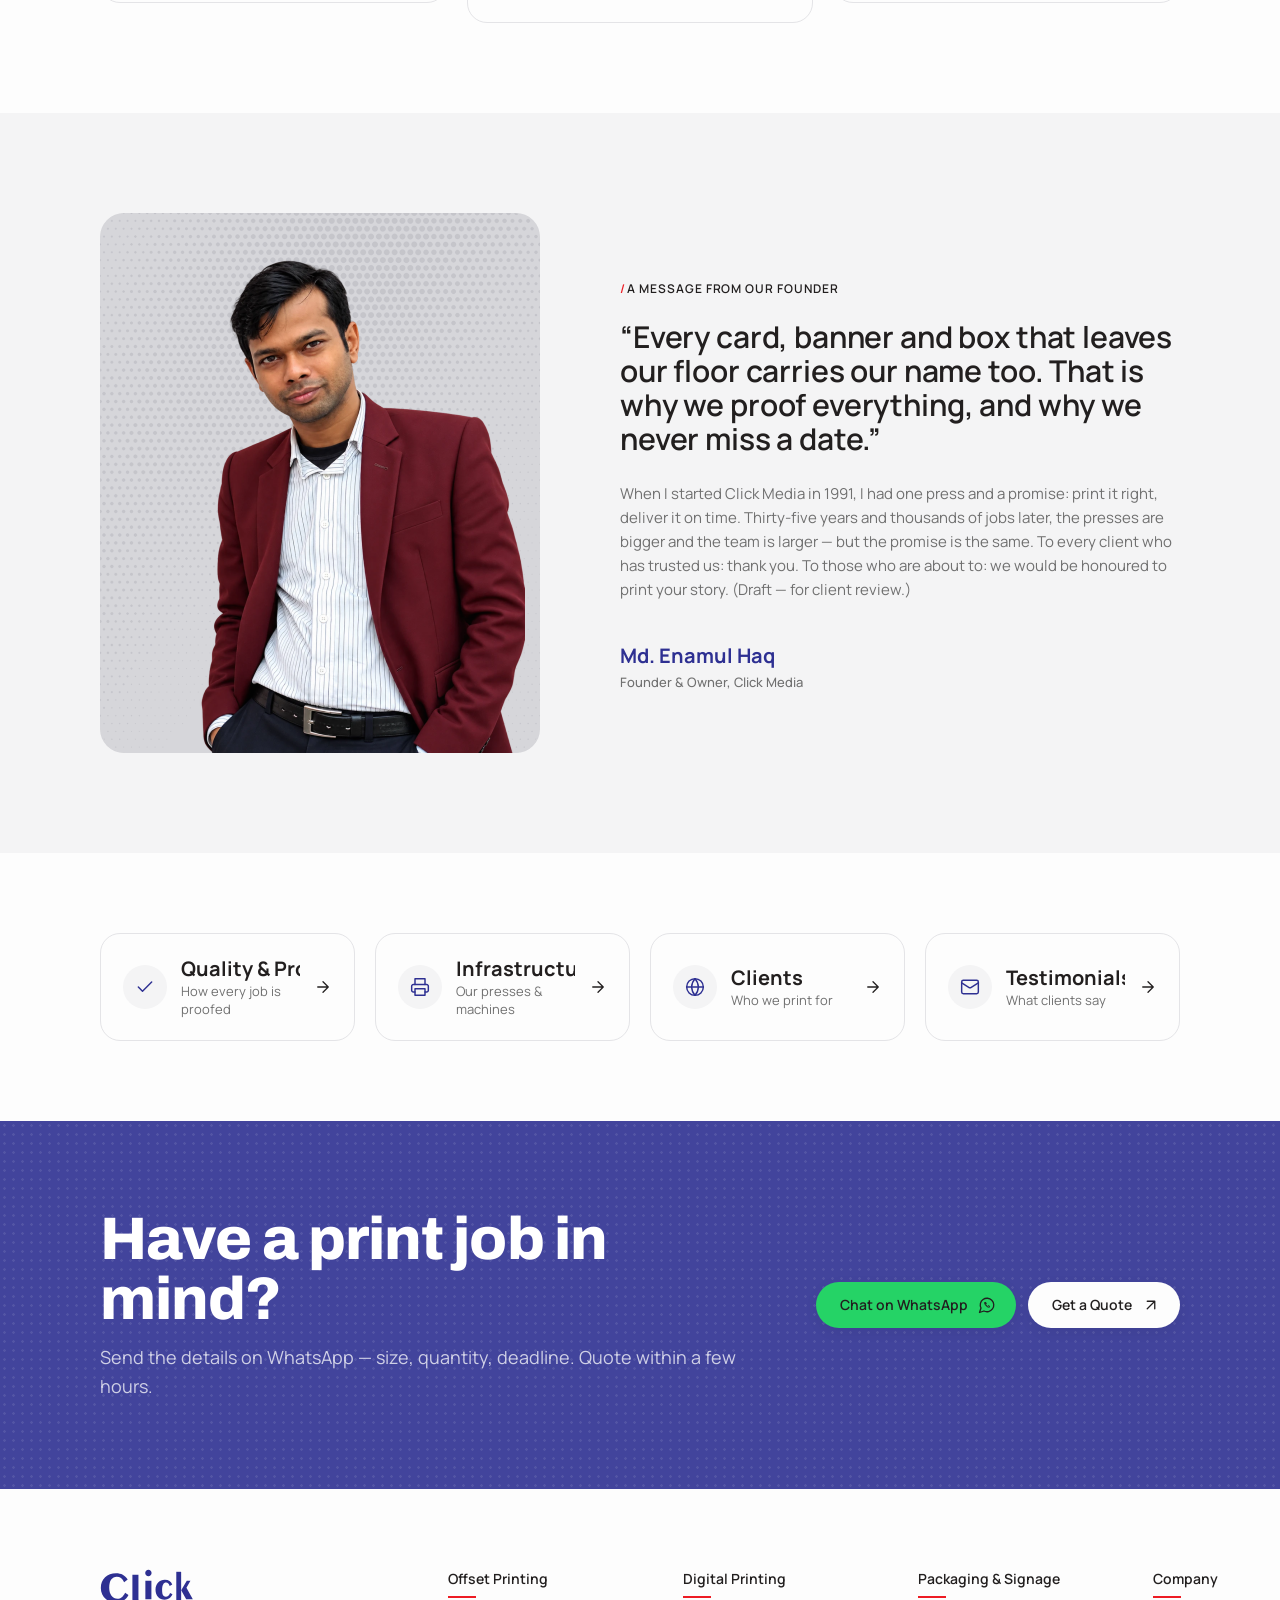
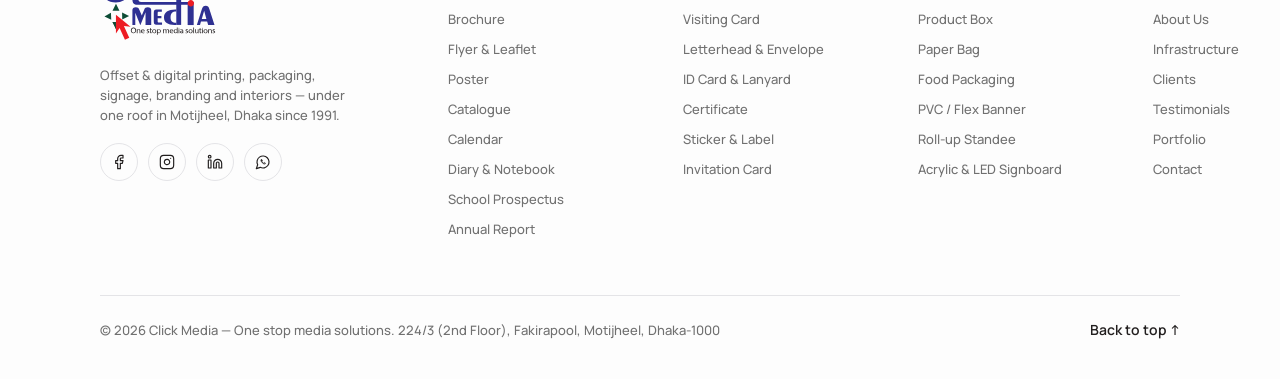
<file: about.html>
<!doctype html>
<html lang="en">
<head>
  <meta charset="utf-8">
  <meta name="viewport" content="width=device-width, initial-scale=1">
  <title>About Click Media — 35 Years of Print in Dhaka</title>
  <meta name="description" content="From a single offset press in Motijheel to a one-stop print, brand and interior studio trusted by schools, corporates and institutions across Bangladesh.">
  <link rel="icon" href="assets/img/logo.svg" type="image/svg+xml">
  <link rel="preconnect" href="https://fonts.googleapis.com">
  <link rel="preconnect" href="https://fonts.gstatic.com" crossorigin>
  <link href="https://fonts.googleapis.com/css2?family=Archivo:wght@800;900&family=Manrope:wght@400;500;600;700&family=Space+Grotesk:wght@400;500;700&display=swap" rel="stylesheet">
  <link rel="stylesheet" href="styles.css">
  <link rel="stylesheet" href="pages.css">
</head>
<body data-page="about">

<div id="layout-head"></div>

<main id="top">

<!-- Hero -->
<section class="a-hero dotted-bg">
  <div class="wrap">
    <nav class="crumbs" aria-label="Breadcrumb">
      <a href="index.html">Home</a><svg class="ic"><use href="#i-chevron-right"/></svg>
      <a href="about.html">About</a><svg class="ic"><use href="#i-chevron-right"/></svg>
      <span>Company Profile</span>
    </nav>
    <div class="a-hero-grid">
      <div>
        <h1><span class="blue">35 years</span> of putting brands on paper.</h1>
        <p class="lead">From a single offset press in Motijheel to a one-stop print, brand and interior studio trusted by schools, corporates and institutions across Bangladesh.</p>
        <div class="hero-stats">
          <div><b>1991</b><small>founded</small></div>
          <div><b>150+</b><small>projects</small></div>
          <div><b>7</b><small>services</small></div>
        </div>
      </div>
      <div class="a-collage"><img src="assets/img/about-collage.png" alt="Printing machine, shopfront signboard and visiting cards with a 35 years badge"></div>
    </div>
  </div>
</section>

<div class="marquee" aria-label="On-time delivery · In-house production · Proof before print · Dhaka & worldwide">
  <div class="marquee-track">
    <div class="marquee-group"><span>ON-TIME DELIVERY</span><i></i><span>IN-HOUSE PRODUCTION</span><i></i><span>PROOF BEFORE PRINT</span><i></i><span>DHAKA &amp; WORLDWIDE</span><i></i></div>
    <div class="marquee-group" aria-hidden="true"><span>ON-TIME DELIVERY</span><i></i><span>IN-HOUSE PRODUCTION</span><i></i><span>PROOF BEFORE PRINT</span><i></i><span>DHAKA &amp; WORLDWIDE</span><i></i></div>
  </div>
</div>

<!-- Legacy -->
<section class="sec" id="legacy" style="padding:100px 0">
  <div class="wrap split">
    <div class="split-img reveal"><img src="assets/img/mock-signboard.svg" alt="Click Media shopfront"></div>
    <div class="reveal">
      <span class="eyebrow">OUR STORY</span>
      <h2 class="h2">A legacy built one print run at a time.</h2>
      <p class="lead">Click Media started in 1991 with one simple belief: every job that leaves our floor should look exactly like the proof the client approved. Thirty-five years later, that belief still runs every press, every design and every delivery.</p>
      <p class="small-p">Today we bring offset, digital, packaging, signage, branding, interiors and print-equipment supply under one roof — so our clients deal with one team, one timeline and one invoice.</p>
    </div>
  </div>
</section>

<!-- Mission & Vision -->
<section class="sec-grey" style="padding:100px 0">
  <div class="wrap mv-grid">
    <div class="mv-card reveal">
      <span class="mv-ic"><svg class="ic ic-20"><use href="#i-check"/></svg></span>
      <h2>Mission</h2>
      <p>Deliver print that is accurate, on time and fairly priced — for the smallest shop and the largest institution alike.</p>
    </div>
    <div class="mv-card dark reveal">
      <span class="mv-ic"><svg class="ic ic-20"><use href="#i-globe"/></svg></span>
      <h2>Vision</h2>
      <p>To be Bangladesh’s most trusted one-stop partner for printed brand experiences — on paper, on walls and in spaces.</p>
    </div>
  </div>
</section>

<!-- Timeline -->
<section class="timeline sec-dark halftone-dark">
  <div class="wrap">
    <div class="sec-head">
      <div><span class="eyebrow eyebrow-light">OUR JOURNEY</span><h2 class="h2">35 years, one press at a time.</h2></div>
      <div class="slider-nav">
        <button type="button" class="nav-btn nav-btn-ghost" id="tlPrev" aria-label="Previous milestone"><svg class="ic ic-18"><use href="#i-chevron-left"/></svg></button>
        <button type="button" class="nav-btn nav-btn-red" id="tlNext" aria-label="Next milestone"><svg class="ic ic-18"><use href="#i-chevron-right"/></svg></button>
      </div>
    </div>
    <div class="years" id="tlYears"><span class="years-fill" id="tlFill"></span></div>
    <div class="m-card" id="tlCard" aria-live="polite">
      <div class="m-year" id="tlBig">2006</div>
      <div>
        <span class="m-badge" id="tlBadge">MILESTONE 4 OF 8</span>
        <h3 id="tlTitle">Digital printing &amp; ID-card line launched</h3>
        <p id="tlText">New digital presses let us print short runs, personalised ID cards and certificates for schools and offices within 24 hours — the start of our same-day service. (Placeholder — client to confirm milestones.)</p>
      </div>
      <div class="m-img"><img id="tlImg" src="assets/img/mock-id-card.svg" alt=""></div>
    </div>
  </div>
</section>

<!-- Core values -->
<section class="sec-90">
  <div class="wrap">
    <div class="sec-head"><div><span class="eyebrow">CORE VALUES</span><h2 class="h2">What we stand for.</h2></div></div>
    <div class="values">
      <div class="value reveal"><span>01</span><div><h3>Proof before print</h3><p>Nothing goes to press without your approval.</p></div></div>
      <div class="value reveal"><span>02</span><div><h3>Promise kept</h3><p>The date we quote is the date you receive.</p></div></div>
      <div class="value reveal"><span>03</span><div><h3>Honest pricing</h3><p>Clear quotes, no surprise charges.</p></div></div>
      <div class="value reveal"><span>04</span><div><h3>Craft over shortcuts</h3><p>35 years of doing it properly.</p></div></div>
      <div class="value reveal"><span>05</span><div><h3>One roof</h3><p>Design, print and install — one accountable team.</p></div></div>
      <div class="value reveal"><span>06</span><div><h3>Partnership</h3><p>We grow when our clients grow.</p></div></div>
    </div>
  </div>
</section>

<!-- Founder -->
<section class="sec-grey" style="padding:100px 0">
  <div class="wrap founder">
    <div class="founder-img reveal"><img src="assets/img/founder.png" alt="Md. Enamul Haq, Founder & Owner of Click Media" width="440" height="540"></div>
    <div class="reveal">
      <span class="eyebrow">A MESSAGE FROM OUR FOUNDER</span>
      <blockquote>“Every card, banner and box that leaves our floor carries our name too. That is why we proof everything, and why we never miss a date.”</blockquote>
      <p class="small-p">When I started Click Media in 1991, I had one press and a promise: print it right, deliver it on time. Thirty-five years and thousands of jobs later, the presses are bigger and the team is larger — but the promise is the same. To every client who has trusted us: thank you. To those who are about to: we would be honoured to print your story. (Draft — for client review.)</p>
      <p class="founder-name">Md. Enamul Haq</p>
      <p class="founder-role">Founder &amp; Owner, Click Media</p>
    </div>
  </div>
</section>

<!-- Explore -->
<section style="padding:80px 0">
  <div class="wrap explore">
    <a href="index.html#how"><span class="t-ic"><svg class="ic ic-20"><use href="#i-check"/></svg></span><div><b>Quality &amp; Process</b><small>How every job is proofed</small></div><svg class="ic ic-18"><use href="#i-arrow-right"/></svg></a>
    <a href="index.html#why"><span class="t-ic"><svg class="ic ic-20"><use href="#i-printer"/></svg></span><div><b>Infrastructure</b><small>Our presses &amp; machines</small></div><svg class="ic ic-18"><use href="#i-arrow-right"/></svg></a>
    <a href="index.html#clients"><span class="t-ic"><svg class="ic ic-20"><use href="#i-globe"/></svg></span><div><b>Clients</b><small>Who we print for</small></div><svg class="ic ic-18"><use href="#i-arrow-right"/></svg></a>
    <a href="index.html#testimonials"><span class="t-ic"><svg class="ic ic-20"><use href="#i-mail"/></svg></span><div><b>Testimonials</b><small>What clients say</small></div><svg class="ic ic-18"><use href="#i-arrow-right"/></svg></a>
  </div>
</section>

<section class="cta-banner halftone">
  <div class="wrap cta-inner">
    <div><h2>Have a print job in mind?</h2><p>Send the details on WhatsApp — size, quantity, deadline. Quote within a few hours.</p></div>
    <div class="cta-btns">
      <a href="https://wa.me/8801724951876" target="_blank" rel="noopener" class="btn btn-whatsapp btn-lg">Chat on WhatsApp <svg class="ic ic-18"><use href="#i-whatsapp"/></svg></a>
      <button type="button" class="btn btn-white btn-lg" data-open-quote>Get a Quote <svg class="ic ic-18"><use href="#i-arrow-up-right"/></svg></button>
    </div>
  </div>
</section>

</main>

<div id="layout-foot"></div>

<script src="layout.js"></script>
<script src="main.js"></script>
</body>
</html>
</file>
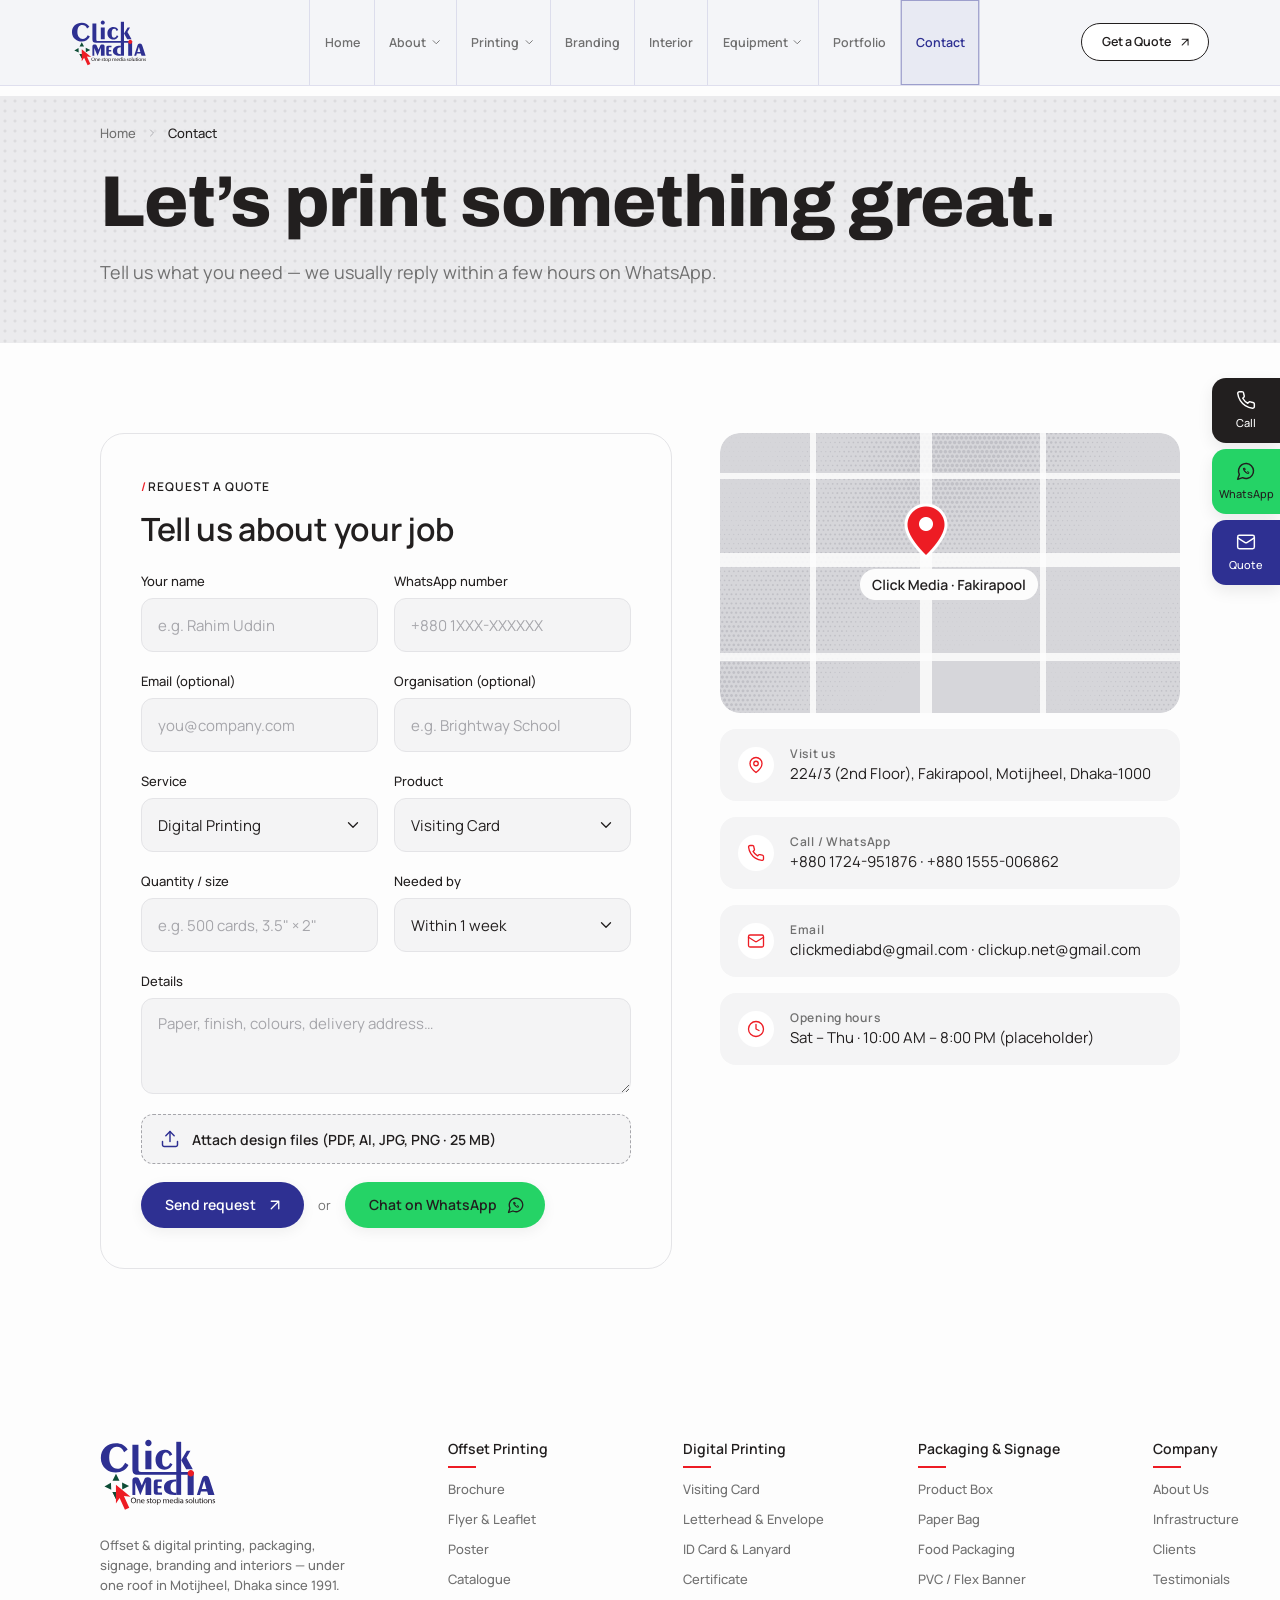
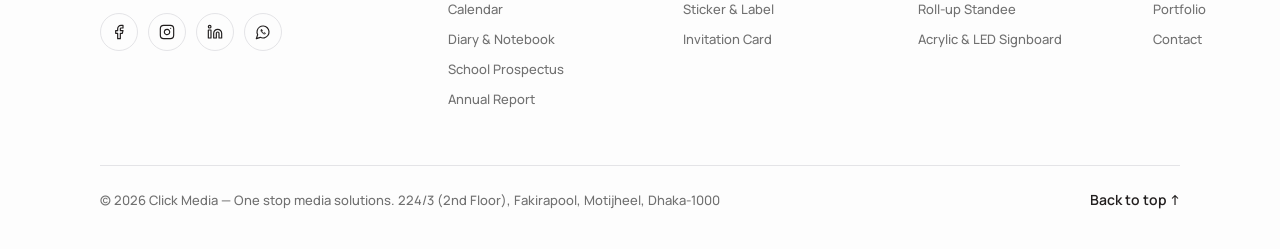
<file: contact.html>
<!doctype html>
<html lang="en">
<head>
  <meta charset="utf-8">
  <meta name="viewport" content="width=device-width, initial-scale=1">
  <title>Contact — Click Media, Motijheel Dhaka</title>
  <meta name="description" content="Tell us what you need — we usually reply within a few hours on WhatsApp. 224/3 (2nd Floor), Fakirapool, Motijheel, Dhaka-1000.">
  <link rel="icon" href="assets/img/logo.svg" type="image/svg+xml">
  <link rel="preconnect" href="https://fonts.googleapis.com">
  <link rel="preconnect" href="https://fonts.gstatic.com" crossorigin>
  <link href="https://fonts.googleapis.com/css2?family=Archivo:wght@800;900&family=Manrope:wght@400;500;600;700&family=Space+Grotesk:wght@400;500;700&display=swap" rel="stylesheet">
  <link rel="stylesheet" href="styles.css">
  <link rel="stylesheet" href="pages.css">
</head>
<body data-page="contact">

<div id="layout-head"></div>

<main id="top">

<section class="page-hero dotted-bg">
  <div class="wrap">
    <nav class="crumbs" aria-label="Breadcrumb"><a href="index.html">Home</a><svg class="ic"><use href="#i-chevron-right"/></svg><span>Contact</span></nav>
    <h1>Let’s print something great.</h1>
    <p class="lead">Tell us what you need — we usually reply within a few hours on WhatsApp.</p>
  </div>
</section>

<section class="sec-90">
  <div class="wrap contact-wrap">
    <form class="form-card" id="contactForm" novalidate>
      <span class="eyebrow">REQUEST A QUOTE</span>
      <h2>Tell us about your job</h2>
      <div class="q-grid">
        <label class="field"><span>Your name</span><input name="name" type="text" placeholder="e.g. Rahim Uddin" required></label>
        <label class="field"><span>WhatsApp number</span><input name="phone" type="tel" placeholder="+880 1XXX-XXXXXX" required></label>
        <label class="field"><span>Email (optional)</span><input name="email" type="email" placeholder="you@company.com"></label>
        <label class="field"><span>Organisation (optional)</span><input name="org" type="text" placeholder="e.g. Brightway School"></label>
        <label class="field"><span>Service</span>
          <span class="select"><select name="service"><option>Offset Printing</option><option selected>Digital Printing</option><option>Packaging</option><option>Signage &amp; Outdoor</option><option>Branding &amp; Design</option><option>Interior Design</option><option>Equipment Supply</option></select><svg class="ic ic-18"><use href="#i-chevron-down"/></svg></span>
        </label>
        <label class="field"><span>Product</span>
          <span class="select"><select name="product"><option selected>Visiting Card</option><option>Letterhead &amp; Envelope</option><option>ID Card &amp; Lanyard</option><option>Certificate</option><option>Sticker &amp; Label</option><option>Invitation Card</option><option>Menu Card</option><option>Hang Tag</option><option>Other</option></select><svg class="ic ic-18"><use href="#i-chevron-down"/></svg></span>
        </label>
        <label class="field"><span>Quantity / size</span><input name="qty" type="text" placeholder="e.g. 500 cards, 3.5&quot; × 2&quot;"></label>
        <label class="field"><span>Needed by</span>
          <span class="select"><select name="when"><option>Within 24 hours</option><option>Within 3 days</option><option selected>Within 1 week</option><option>Within 2 weeks</option><option>Flexible</option></select><svg class="ic ic-18"><use href="#i-chevron-down"/></svg></span>
        </label>
        <label class="field field-full"><span>Details</span><textarea name="details" rows="4" placeholder="Paper, finish, colours, delivery address…"></textarea></label>
        <label class="drop drop-slim field-full" data-drop>
          <input type="file" name="files" multiple accept=".pdf,.ai,.jpg,.jpeg,.png" hidden>
          <svg class="ic ic-20"><use href="#i-upload"/></svg>
          <b data-drop-title>Attach design files (PDF, AI, JPG, PNG · 25 MB)</b>
        </label>
      </div>
      <div class="form-actions">
        <button type="submit" class="btn btn-primary btn-lg">Send request <svg class="ic ic-18"><use href="#i-arrow-up-right"/></svg></button>
        <small>or</small>
        <a href="https://wa.me/8801724951876" target="_blank" rel="noopener" class="btn btn-whatsapp btn-lg">Chat on WhatsApp <svg class="ic ic-18"><use href="#i-whatsapp"/></svg></a>
      </div>
      <p class="form-ok" role="status">Request sent. Enamul will reply on WhatsApp or email — usually within a few hours.</p>
    </form>

    <aside>
      <a class="map" href="https://maps.google.com/?q=224/3+Fakirapool+Motijheel+Dhaka-1000" target="_blank" rel="noopener" aria-label="Open Click Media, Fakirapool in Google Maps"><img src="assets/img/map.png" alt="Map: Click Media · Fakirapool" width="460" height="280"></a>
      <div class="info-row"><span class="i-ic"><svg class="ic ic-18"><use href="#i-map-pin"/></svg></span><div><small>Visit us</small><span>224/3 (2nd Floor), Fakirapool, Motijheel, Dhaka-1000</span></div></div>
      <div class="info-row"><span class="i-ic"><svg class="ic ic-18"><use href="#i-phone"/></svg></span><div><small>Call / WhatsApp</small><a href="tel:+8801724951876">+880 1724-951876</a> · <a href="tel:+8801555006862">+880 1555-006862</a></div></div>
      <div class="info-row"><span class="i-ic"><svg class="ic ic-18"><use href="#i-mail"/></svg></span><div><small>Email</small><a href="mailto:clickmediabd@gmail.com">clickmediabd@gmail.com</a> · <a href="mailto:clickup.net@gmail.com">clickup.net@gmail.com</a></div></div>
      <div class="info-row"><span class="i-ic"><svg class="ic ic-18"><use href="#i-clock"/></svg></span><div><small>Opening hours</small><span>Sat – Thu · 10:00 AM – 8:00 PM (placeholder)</span></div></div>
    </aside>
  </div>
</section>

</main>

<div id="layout-foot"></div>

<script src="layout.js"></script>
<script src="main.js"></script>
</body>
</html>
</file>
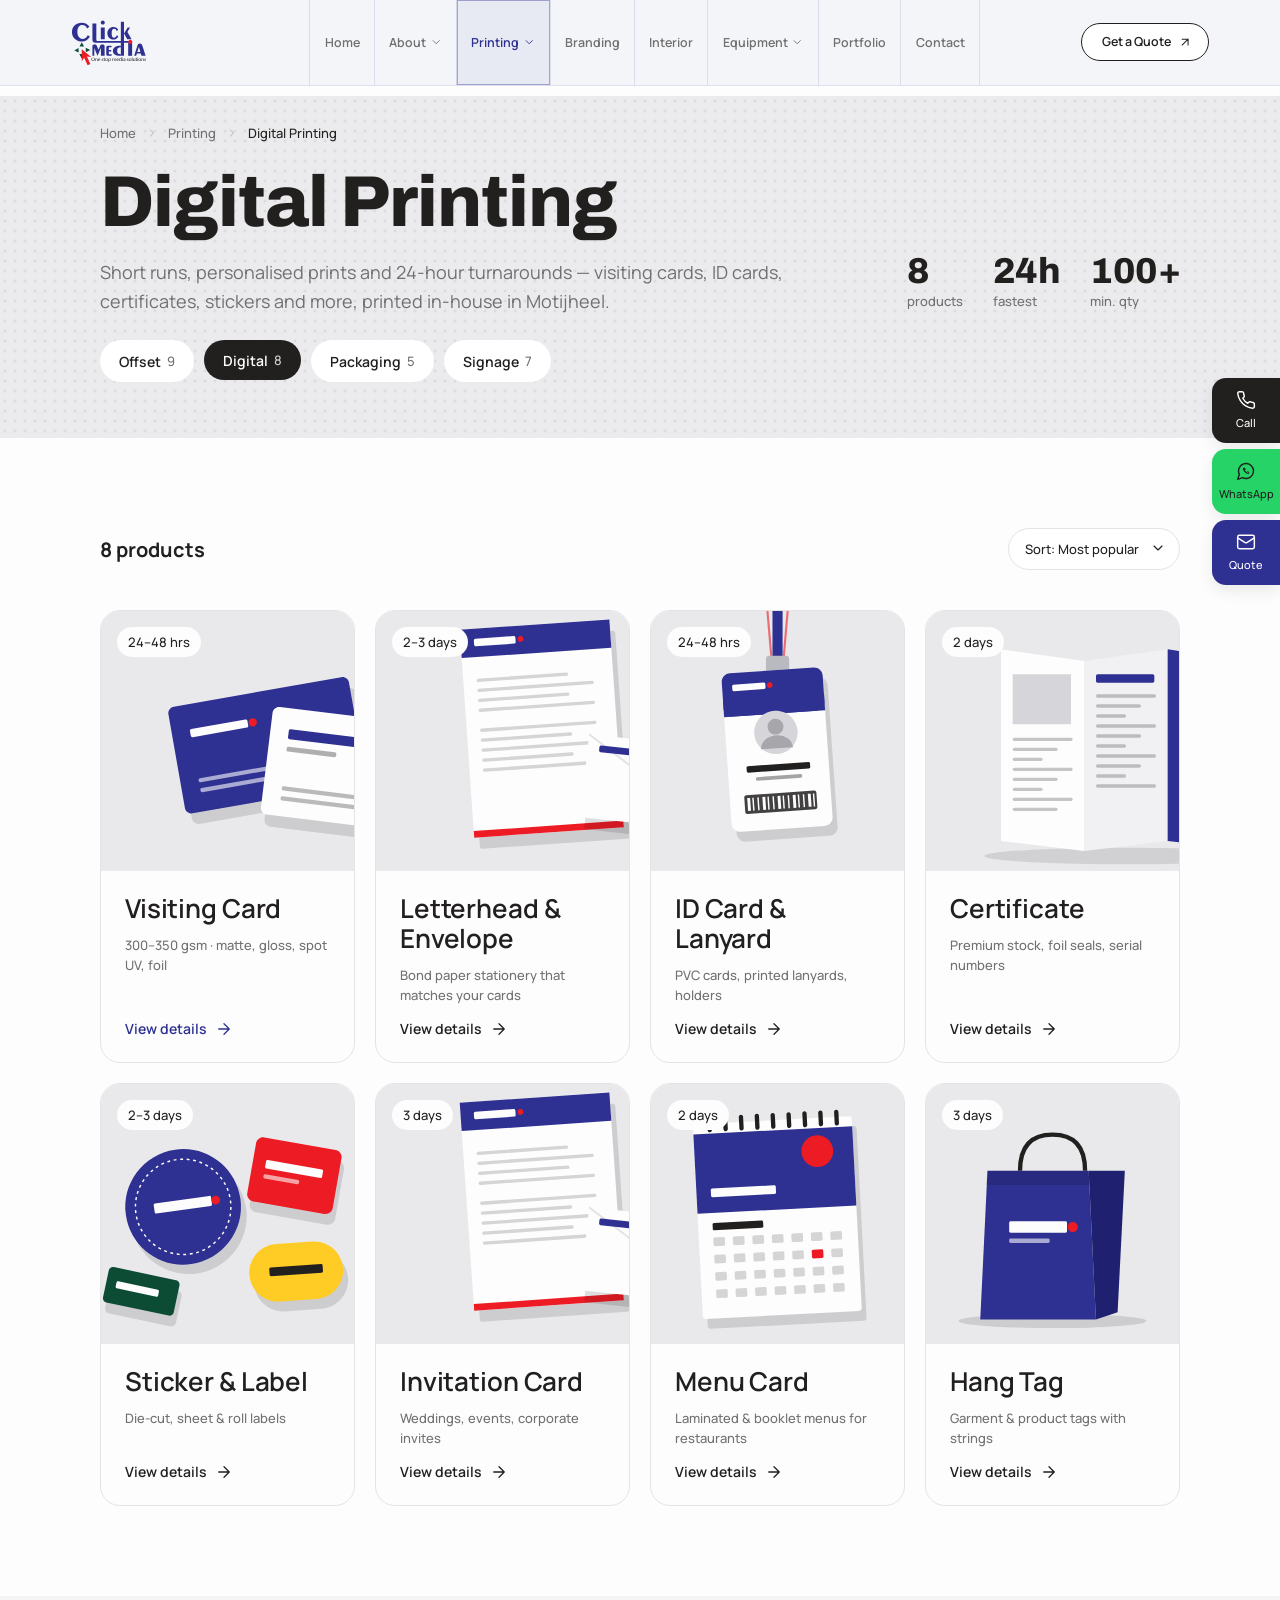
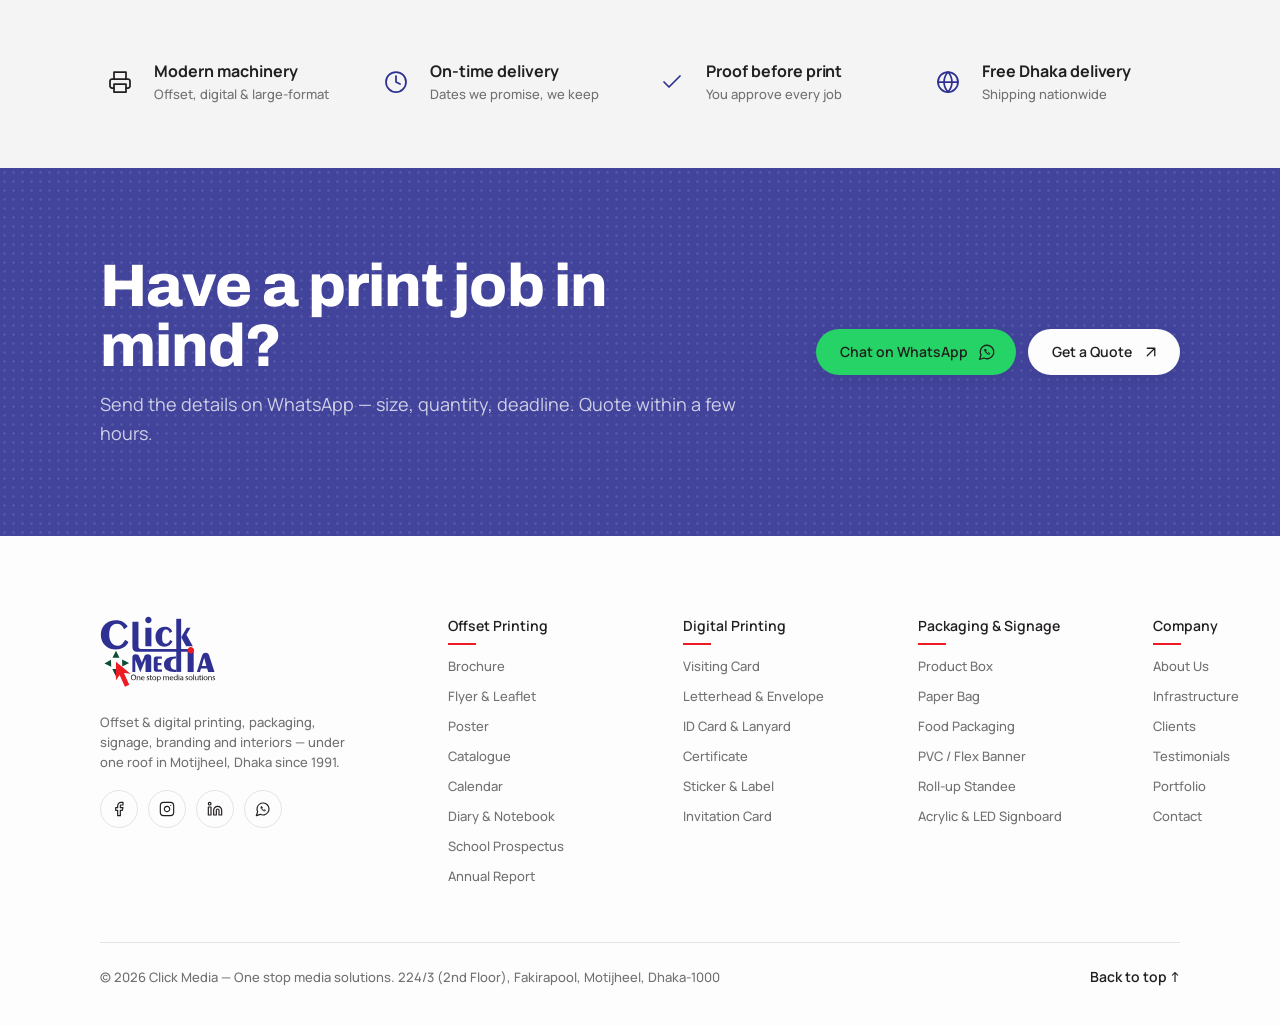
<file: digital-printing.html>
<!doctype html>
<html lang="en">
<head>
  <meta charset="utf-8">
  <meta name="viewport" content="width=device-width, initial-scale=1">
  <title>Digital Printing — Click Media, Dhaka</title>
  <meta name="description" content="Short runs, personalised prints and 24-hour turnarounds — visiting cards, ID cards, certificates, stickers and more, printed in-house in Motijheel.">
  <link rel="icon" href="assets/img/logo.svg" type="image/svg+xml">
  <link rel="preconnect" href="https://fonts.googleapis.com">
  <link rel="preconnect" href="https://fonts.gstatic.com" crossorigin>
  <link href="https://fonts.googleapis.com/css2?family=Archivo:wght@800;900&family=Manrope:wght@400;500;600;700&family=Space+Grotesk:wght@400;500;700&display=swap" rel="stylesheet">
  <link rel="stylesheet" href="styles.css">
  <link rel="stylesheet" href="pages.css">
</head>
<body data-page="category" data-tab="printing">

<div id="layout-head"></div>

<main id="top">

<section class="page-hero dotted-bg">
  <div class="wrap">
    <nav class="crumbs" aria-label="Breadcrumb">
      <a href="index.html">Home</a><svg class="ic"><use href="#i-chevron-right"/></svg>
      <a href="index.html#services">Printing</a><svg class="ic"><use href="#i-chevron-right"/></svg>
      <span>Digital Printing</span>
    </nav>
    <h1>Digital Printing</h1>
    <div class="cat-hero-grid">
      <p class="lead">Short runs, personalised prints and 24-hour turnarounds — visiting cards, ID cards, certificates, stickers and more, printed in-house in Motijheel.</p>
      <div class="hero-stats">
        <div><b>8</b><small>products</small></div>
        <div><b>24h</b><small>fastest</small></div>
        <div><b>100+</b><small>min. qty</small></div>
      </div>
    </div>
    <div class="chips-row">
      <a href="index.html#services" class="chip">Offset <small>9</small></a>
      <a href="digital-printing.html" class="chip is-active" aria-current="page">Digital <small>8</small></a>
      <a href="index.html#services" class="chip">Packaging <small>5</small></a>
      <a href="index.html#services" class="chip">Signage <small>7</small></a>
    </div>
  </div>
</section>

<section class="sec-90">
  <div class="wrap">
    <div class="list-head">
      <h2>8 products</h2>
      <label class="pill-select">
        <select id="sortSelect" aria-label="Sort products">
          <option value="popular">Sort: Most popular</option>
          <option value="fast">Sort: Fastest first</option>
          <option value="az">Sort: A – Z</option>
        </select>
        <svg class="ic ic-16"><use href="#i-chevron-down"/></svg>
      </label>
    </div>
    <div class="svc-grid cat-grid" id="catGrid">
      <article class="svc-card" data-days="1" data-name="Visiting Card"><div class="svc-img"><img src="assets/img/svc-digital.svg" alt=""><span class="pill">24–48 hrs</span></div><div class="svc-body"><h3>Visiting Card</h3><p>300–350 gsm · matte, gloss, spot UV, foil</p><a href="visiting-card.html" class="link-arrow is-blue">View details <svg class="ic ic-18"><use href="#i-arrow-right"/></svg></a></div></article>
      <article class="svc-card" data-days="2.5" data-name="Letterhead & Envelope"><div class="svc-img"><img src="assets/img/svc-branding.svg" alt=""><span class="pill">2–3 days</span></div><div class="svc-body"><h3>Letterhead &amp; Envelope</h3><p>Bond paper stationery that matches your cards</p><a href="contact.html" class="link-arrow">View details <svg class="ic ic-18"><use href="#i-arrow-right"/></svg></a></div></article>
      <article class="svc-card" data-days="1" data-name="ID Card & Lanyard"><div class="svc-img"><img class="fit" src="assets/img/mock-id-card.svg" alt=""><span class="pill">24–48 hrs</span></div><div class="svc-body"><h3>ID Card &amp; Lanyard</h3><p>PVC cards, printed lanyards, holders</p><a href="contact.html" class="link-arrow">View details <svg class="ic ic-18"><use href="#i-arrow-right"/></svg></a></div></article>
      <article class="svc-card" data-days="2" data-name="Certificate"><div class="svc-img"><img src="assets/img/svc-offset.svg" alt=""><span class="pill">2 days</span></div><div class="svc-body"><h3>Certificate</h3><p>Premium stock, foil seals, serial numbers</p><a href="contact.html" class="link-arrow">View details <svg class="ic ic-18"><use href="#i-arrow-right"/></svg></a></div></article>
      <article class="svc-card" data-days="2.5" data-name="Sticker & Label"><div class="svc-img"><img class="fit" src="assets/img/mock-stickers.svg" alt=""><span class="pill">2–3 days</span></div><div class="svc-body"><h3>Sticker &amp; Label</h3><p>Die-cut, sheet &amp; roll labels</p><a href="contact.html" class="link-arrow">View details <svg class="ic ic-18"><use href="#i-arrow-right"/></svg></a></div></article>
      <article class="svc-card" data-days="3" data-name="Invitation Card"><div class="svc-img"><img src="assets/img/svc-branding.svg" alt=""><span class="pill">3 days</span></div><div class="svc-body"><h3>Invitation Card</h3><p>Weddings, events, corporate invites</p><a href="contact.html" class="link-arrow">View details <svg class="ic ic-18"><use href="#i-arrow-right"/></svg></a></div></article>
      <article class="svc-card" data-days="2" data-name="Menu Card"><div class="svc-img"><img class="fit" src="assets/img/mock-calendar.svg" alt=""><span class="pill">2 days</span></div><div class="svc-body"><h3>Menu Card</h3><p>Laminated &amp; booklet menus for restaurants</p><a href="contact.html" class="link-arrow">View details <svg class="ic ic-18"><use href="#i-arrow-right"/></svg></a></div></article>
      <article class="svc-card" data-days="3" data-name="Hang Tag"><div class="svc-img"><img class="fit" src="assets/img/mock-paper-bag.svg" alt=""><span class="pill">3 days</span></div><div class="svc-body"><h3>Hang Tag</h3><p>Garment &amp; product tags with strings</p><a href="contact.html" class="link-arrow">View details <svg class="ic ic-18"><use href="#i-arrow-right"/></svg></a></div></article>
    </div>
  </div>
</section>

<section class="trust-row">
  <div class="wrap">
    <div class="trust-item"><span class="t-ic"><svg class="ic ic-24"><use href="#i-printer"/></svg></span><div><b>Modern machinery</b><small>Offset, digital &amp; large-format</small></div></div>
    <div class="trust-item"><span class="t-ic t-ic-blue"><svg class="ic ic-24"><use href="#i-clock"/></svg></span><div><b>On-time delivery</b><small>Dates we promise, we keep</small></div></div>
    <div class="trust-item"><span class="t-ic t-ic-blue"><svg class="ic ic-24"><use href="#i-check"/></svg></span><div><b>Proof before print</b><small>You approve every job</small></div></div>
    <div class="trust-item"><span class="t-ic t-ic-blue"><svg class="ic ic-24"><use href="#i-globe"/></svg></span><div><b>Free Dhaka delivery</b><small>Shipping nationwide</small></div></div>
  </div>
</section>

<section class="cta-banner halftone">
  <div class="wrap cta-inner">
    <div><h2>Have a print job in mind?</h2><p>Send the details on WhatsApp — size, quantity, deadline. Quote within a few hours.</p></div>
    <div class="cta-btns">
      <a href="https://wa.me/8801724951876" target="_blank" rel="noopener" class="btn btn-whatsapp btn-lg">Chat on WhatsApp <svg class="ic ic-18"><use href="#i-whatsapp"/></svg></a>
      <button type="button" class="btn btn-white btn-lg" data-open-quote>Get a Quote <svg class="ic ic-18"><use href="#i-arrow-up-right"/></svg></button>
    </div>
  </div>
</section>

</main>

<div id="layout-foot"></div>

<script src="layout.js"></script>
<script src="main.js"></script>
</body>
</html>
</file>
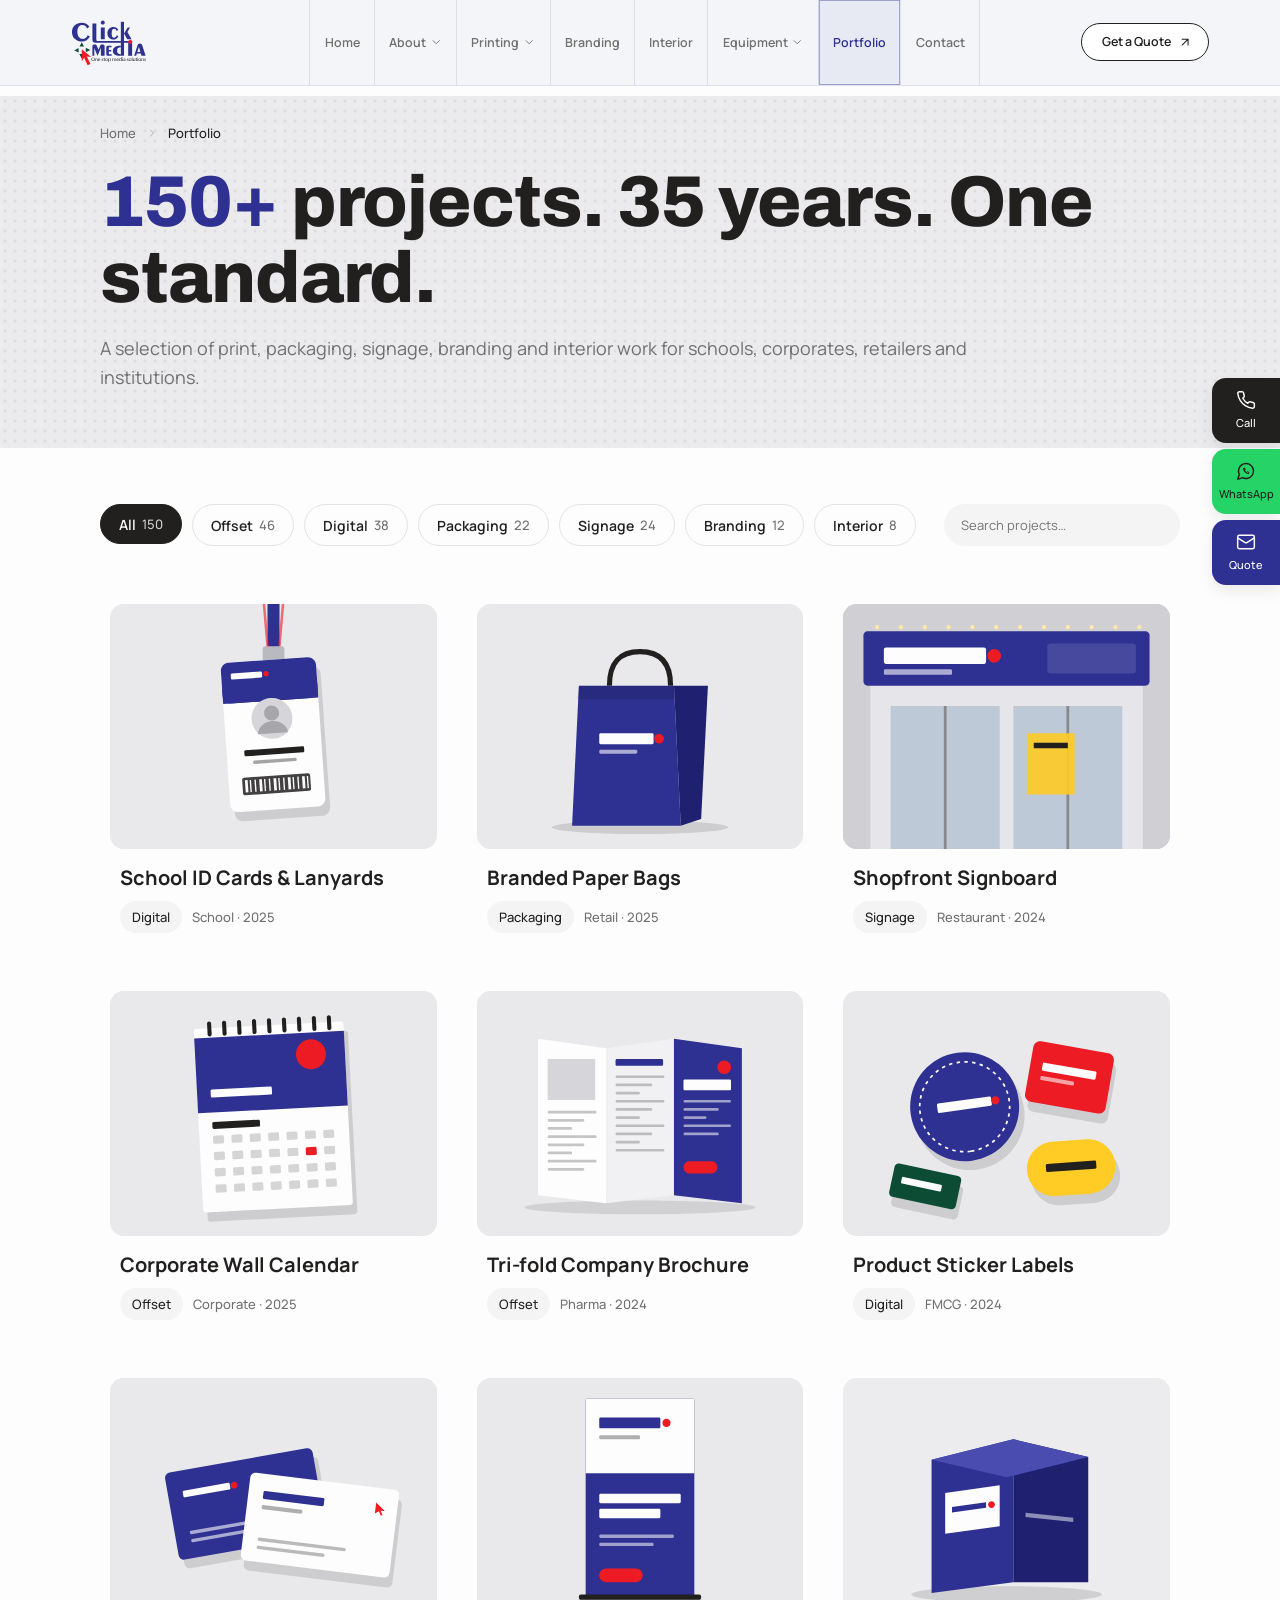
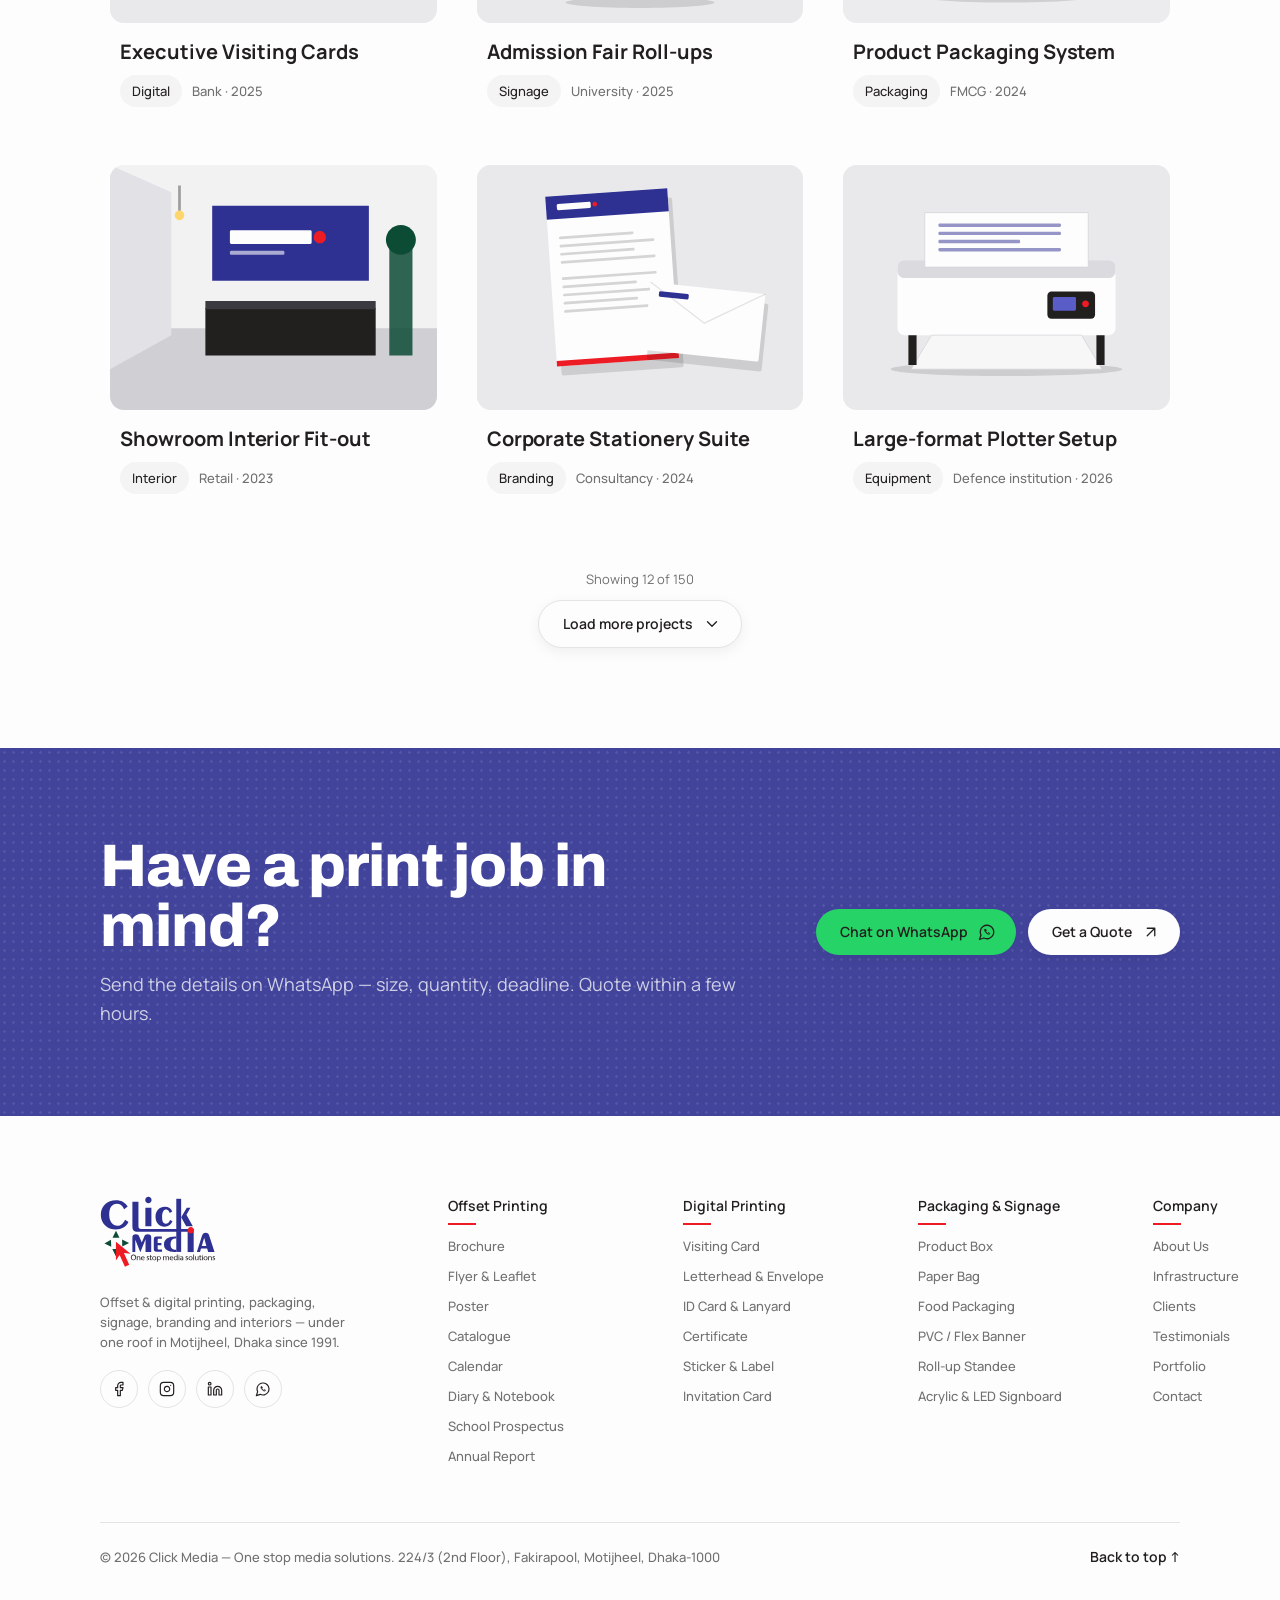
<file: portfolio.html>
<!doctype html>
<html lang="en">
<head>
  <meta charset="utf-8">
  <meta name="viewport" content="width=device-width, initial-scale=1">
  <title>Portfolio — Click Media, Dhaka</title>
  <meta name="description" content="150+ projects. 35 years. One standard. Print, packaging, signage, branding and interior work for schools, corporates, retailers and institutions.">
  <link rel="icon" href="assets/img/logo.svg" type="image/svg+xml">
  <link rel="preconnect" href="https://fonts.googleapis.com">
  <link rel="preconnect" href="https://fonts.gstatic.com" crossorigin>
  <link href="https://fonts.googleapis.com/css2?family=Archivo:wght@800;900&family=Manrope:wght@400;500;600;700&family=Space+Grotesk:wght@400;500;700&display=swap" rel="stylesheet">
  <link rel="stylesheet" href="styles.css">
  <link rel="stylesheet" href="pages.css">
</head>
<body data-page="portfolio">

<div id="layout-head"></div>

<main id="top">

<section class="page-hero dotted-bg">
  <div class="wrap">
    <nav class="crumbs" aria-label="Breadcrumb"><a href="index.html">Home</a><svg class="ic"><use href="#i-chevron-right"/></svg><span>Portfolio</span></nav>
    <h1><span class="blue">150+</span> projects. 35 years. One standard.</h1>
    <p class="lead">A selection of print, packaging, signage, branding and interior work for schools, corporates, retailers and institutions.</p>
  </div>
</section>

<section class="portfolio-page" style="padding:56px 0 100px">
  <div class="wrap">
    <div class="gallery-bar">
      <div class="chips" role="tablist" id="chips">
        <button class="chip is-active" data-filter="all">All <small>150</small></button>
        <button class="chip" data-filter="offset">Offset <small>46</small></button>
        <button class="chip" data-filter="digital">Digital <small>38</small></button>
        <button class="chip" data-filter="packaging">Packaging <small>22</small></button>
        <button class="chip" data-filter="signage">Signage <small>24</small></button>
        <button class="chip" data-filter="branding">Branding <small>12</small></button>
        <button class="chip" data-filter="interior">Interior <small>8</small></button>
      </div>
      <input type="search" class="search" id="workSearch" placeholder="Search projects…" aria-label="Search projects">
    </div>
    <div class="work-grid" id="workGrid">
      <article class="work-card" data-cat="digital" data-title="school id cards &amp; lanyards school · 2025">
        <div class="work-img"><img src="assets/img/work-idcard.svg" alt="School ID Cards &amp; Lanyards" loading="lazy"><span class="work-view"><svg class="ic ic-18"><use href="#i-arrow-up-right"/></svg></span></div>
        <h3>School ID Cards &amp; Lanyards</h3>
        <div class="tags"><span class="tag">Digital</span><span class="tag-meta">School · 2025</span></div>
      </article>
      <article class="work-card" data-cat="packaging" data-title="branded paper bags retail · 2025">
        <div class="work-img"><img src="assets/img/work-paperbag.svg" alt="Branded Paper Bags" loading="lazy"><span class="work-view"><svg class="ic ic-18"><use href="#i-arrow-up-right"/></svg></span></div>
        <h3>Branded Paper Bags</h3>
        <div class="tags"><span class="tag">Packaging</span><span class="tag-meta">Retail · 2025</span></div>
      </article>
      <article class="work-card" data-cat="signage" data-title="shopfront signboard restaurant · 2024">
        <div class="work-img"><img src="assets/img/work-signboard.svg" alt="Shopfront Signboard" loading="lazy"><span class="work-view"><svg class="ic ic-18"><use href="#i-arrow-up-right"/></svg></span></div>
        <h3>Shopfront Signboard</h3>
        <div class="tags"><span class="tag">Signage</span><span class="tag-meta">Restaurant · 2024</span></div>
      </article>
      <article class="work-card" data-cat="offset" data-title="corporate wall calendar corporate · 2025">
        <div class="work-img"><img src="assets/img/work-calendar.svg" alt="Corporate Wall Calendar" loading="lazy"><span class="work-view"><svg class="ic ic-18"><use href="#i-arrow-up-right"/></svg></span></div>
        <h3>Corporate Wall Calendar</h3>
        <div class="tags"><span class="tag">Offset</span><span class="tag-meta">Corporate · 2025</span></div>
      </article>
      <article class="work-card" data-cat="offset" data-title="tri-fold company brochure pharma · 2024">
        <div class="work-img"><img src="assets/img/work-brochure.svg" alt="Tri-fold Company Brochure" loading="lazy"><span class="work-view"><svg class="ic ic-18"><use href="#i-arrow-up-right"/></svg></span></div>
        <h3>Tri-fold Company Brochure</h3>
        <div class="tags"><span class="tag">Offset</span><span class="tag-meta">Pharma · 2024</span></div>
      </article>
      <article class="work-card" data-cat="digital" data-title="product sticker labels fmcg · 2024">
        <div class="work-img"><img src="assets/img/work-stickers.svg" alt="Product Sticker Labels" loading="lazy"><span class="work-view"><svg class="ic ic-18"><use href="#i-arrow-up-right"/></svg></span></div>
        <h3>Product Sticker Labels</h3>
        <div class="tags"><span class="tag">Digital</span><span class="tag-meta">FMCG · 2024</span></div>
      </article>
      <article class="work-card" data-cat="digital" data-title="executive visiting cards bank · 2025">
        <div class="work-img"><img src="assets/img/mock-business-cards.svg" alt="Executive Visiting Cards" loading="lazy"><span class="work-view"><svg class="ic ic-18"><use href="#i-arrow-up-right"/></svg></span></div>
        <h3>Executive Visiting Cards</h3>
        <div class="tags"><span class="tag">Digital</span><span class="tag-meta">Bank · 2025</span></div>
      </article>
      <article class="work-card" data-cat="signage" data-title="admission fair roll-ups university · 2025">
        <div class="work-img"><img src="assets/img/mock-rollup.svg" alt="Admission Fair Roll-ups" loading="lazy"><span class="work-view"><svg class="ic ic-18"><use href="#i-arrow-up-right"/></svg></span></div>
        <h3>Admission Fair Roll-ups</h3>
        <div class="tags"><span class="tag">Signage</span><span class="tag-meta">University · 2025</span></div>
      </article>
      <article class="work-card" data-cat="packaging" data-title="product packaging system fmcg · 2024">
        <div class="work-img"><img src="assets/img/mock-packaging.svg" alt="Product Packaging System" loading="lazy"><span class="work-view"><svg class="ic ic-18"><use href="#i-arrow-up-right"/></svg></span></div>
        <h3>Product Packaging System</h3>
        <div class="tags"><span class="tag">Packaging</span><span class="tag-meta">FMCG · 2024</span></div>
      </article>
      <article class="work-card" data-cat="interior" data-title="showroom interior fit-out retail · 2023">
        <div class="work-img"><img src="assets/img/mock-interior.svg" alt="Showroom Interior Fit-out" loading="lazy"><span class="work-view"><svg class="ic ic-18"><use href="#i-arrow-up-right"/></svg></span></div>
        <h3>Showroom Interior Fit-out</h3>
        <div class="tags"><span class="tag">Interior</span><span class="tag-meta">Retail · 2023</span></div>
      </article>
      <article class="work-card" data-cat="branding" data-title="corporate stationery suite consultancy · 2024">
        <div class="work-img"><img src="assets/img/mock-stationery.svg" alt="Corporate Stationery Suite" loading="lazy"><span class="work-view"><svg class="ic ic-18"><use href="#i-arrow-up-right"/></svg></span></div>
        <h3>Corporate Stationery Suite</h3>
        <div class="tags"><span class="tag">Branding</span><span class="tag-meta">Consultancy · 2024</span></div>
      </article>
      <article class="work-card" data-cat="equipment" data-title="large-format plotter setup defence institution · 2026">
        <div class="work-img"><img src="assets/img/mock-equipment.svg" alt="Large-format Plotter Setup" loading="lazy"><span class="work-view"><svg class="ic ic-18"><use href="#i-arrow-up-right"/></svg></span></div>
        <h3>Large-format Plotter Setup</h3>
        <div class="tags"><span class="tag">Equipment</span><span class="tag-meta">Defence institution · 2026</span></div>
      </article>
      <p class="work-empty" id="workEmpty" hidden>No projects match yet — more coming soon.</p>
    </div>
    <div class="load-more">
      <span id="showing">Showing 12 of 150</span>
      <button type="button" class="btn btn-light" id="loadMore">Load more projects <svg class="ic ic-18"><use href="#i-chevron-down"/></svg></button>
    </div>
  </div>
</section>

<section class="cta-banner halftone">
  <div class="wrap cta-inner">
    <div><h2>Have a print job in mind?</h2><p>Send the details on WhatsApp — size, quantity, deadline. Quote within a few hours.</p></div>
    <div class="cta-btns">
      <a href="https://wa.me/8801724951876" target="_blank" rel="noopener" class="btn btn-whatsapp btn-lg">Chat on WhatsApp <svg class="ic ic-18"><use href="#i-whatsapp"/></svg></a>
      <button type="button" class="btn btn-white btn-lg" data-open-quote>Get a Quote <svg class="ic ic-18"><use href="#i-arrow-up-right"/></svg></button>
    </div>
  </div>
</section>

</main>

<div id="layout-foot"></div>

<script src="layout.js"></script>
<script src="main.js"></script>
</body>
</html>
</file>
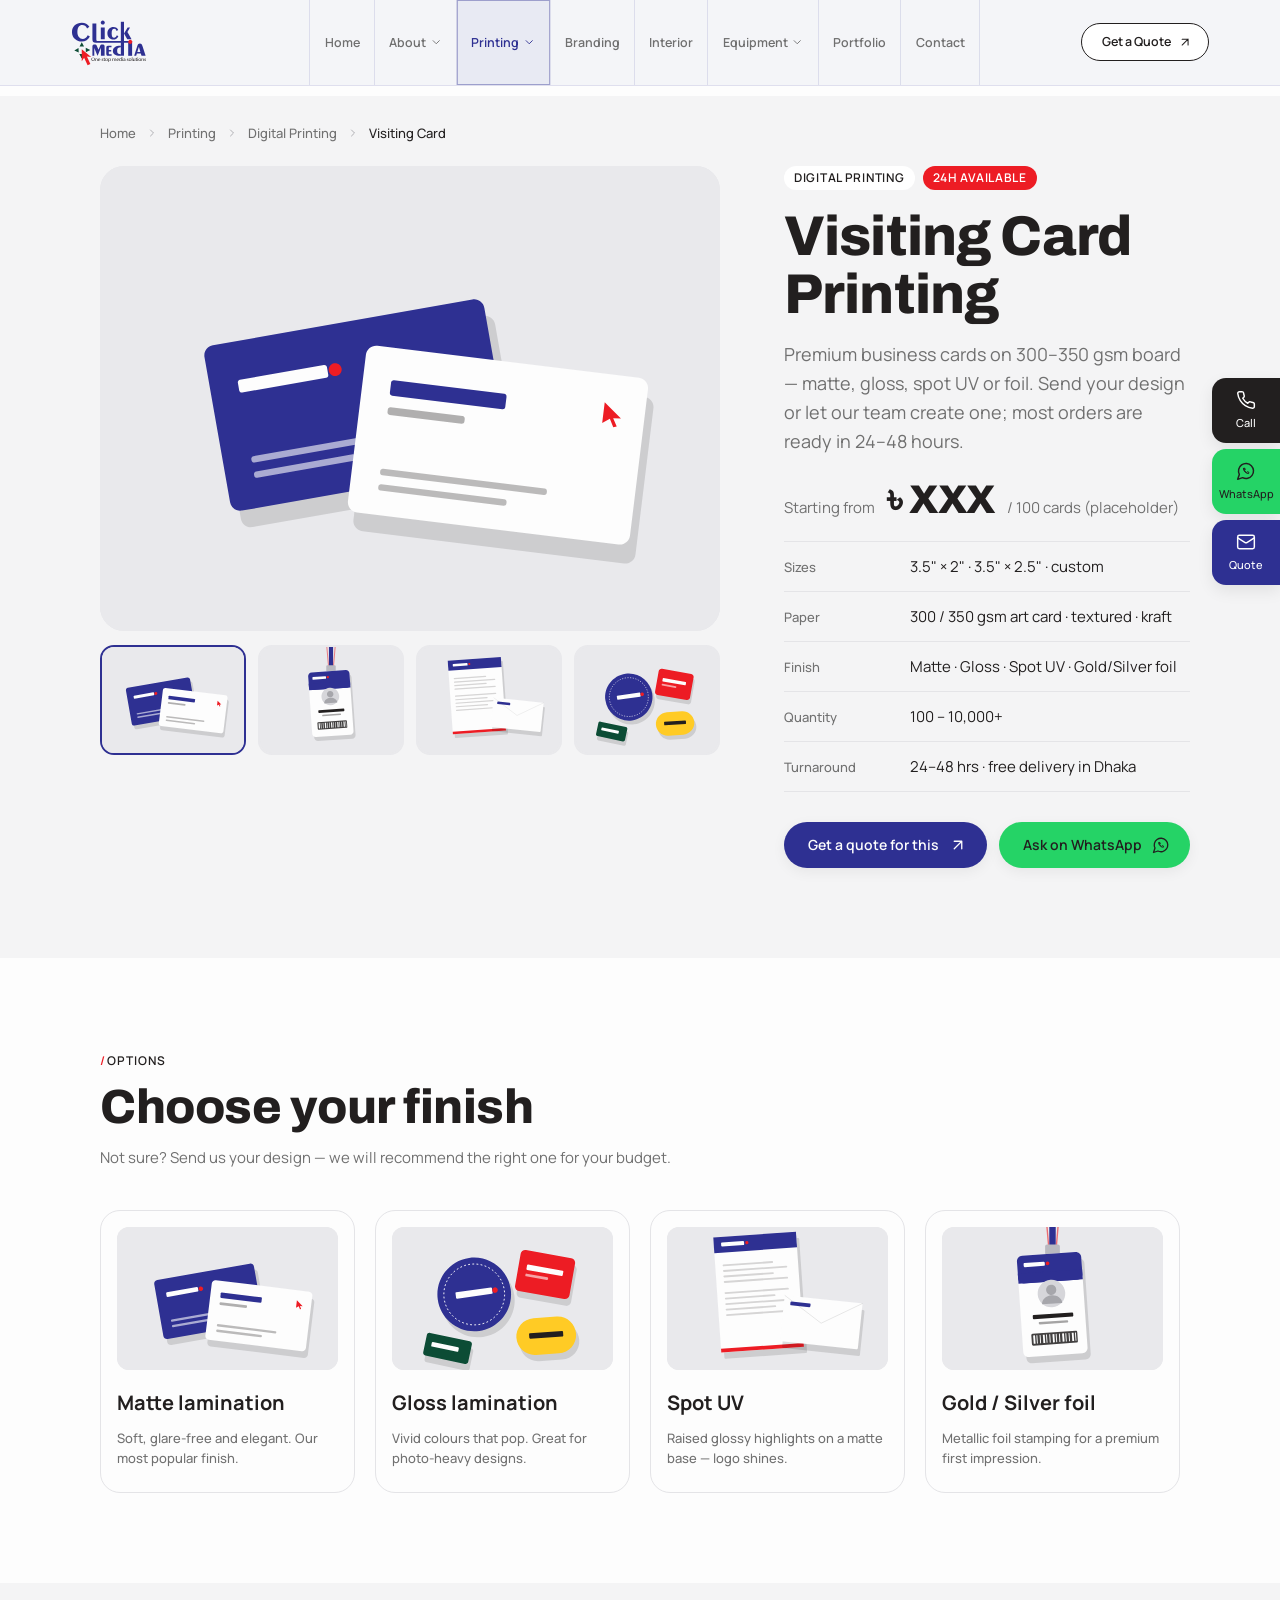
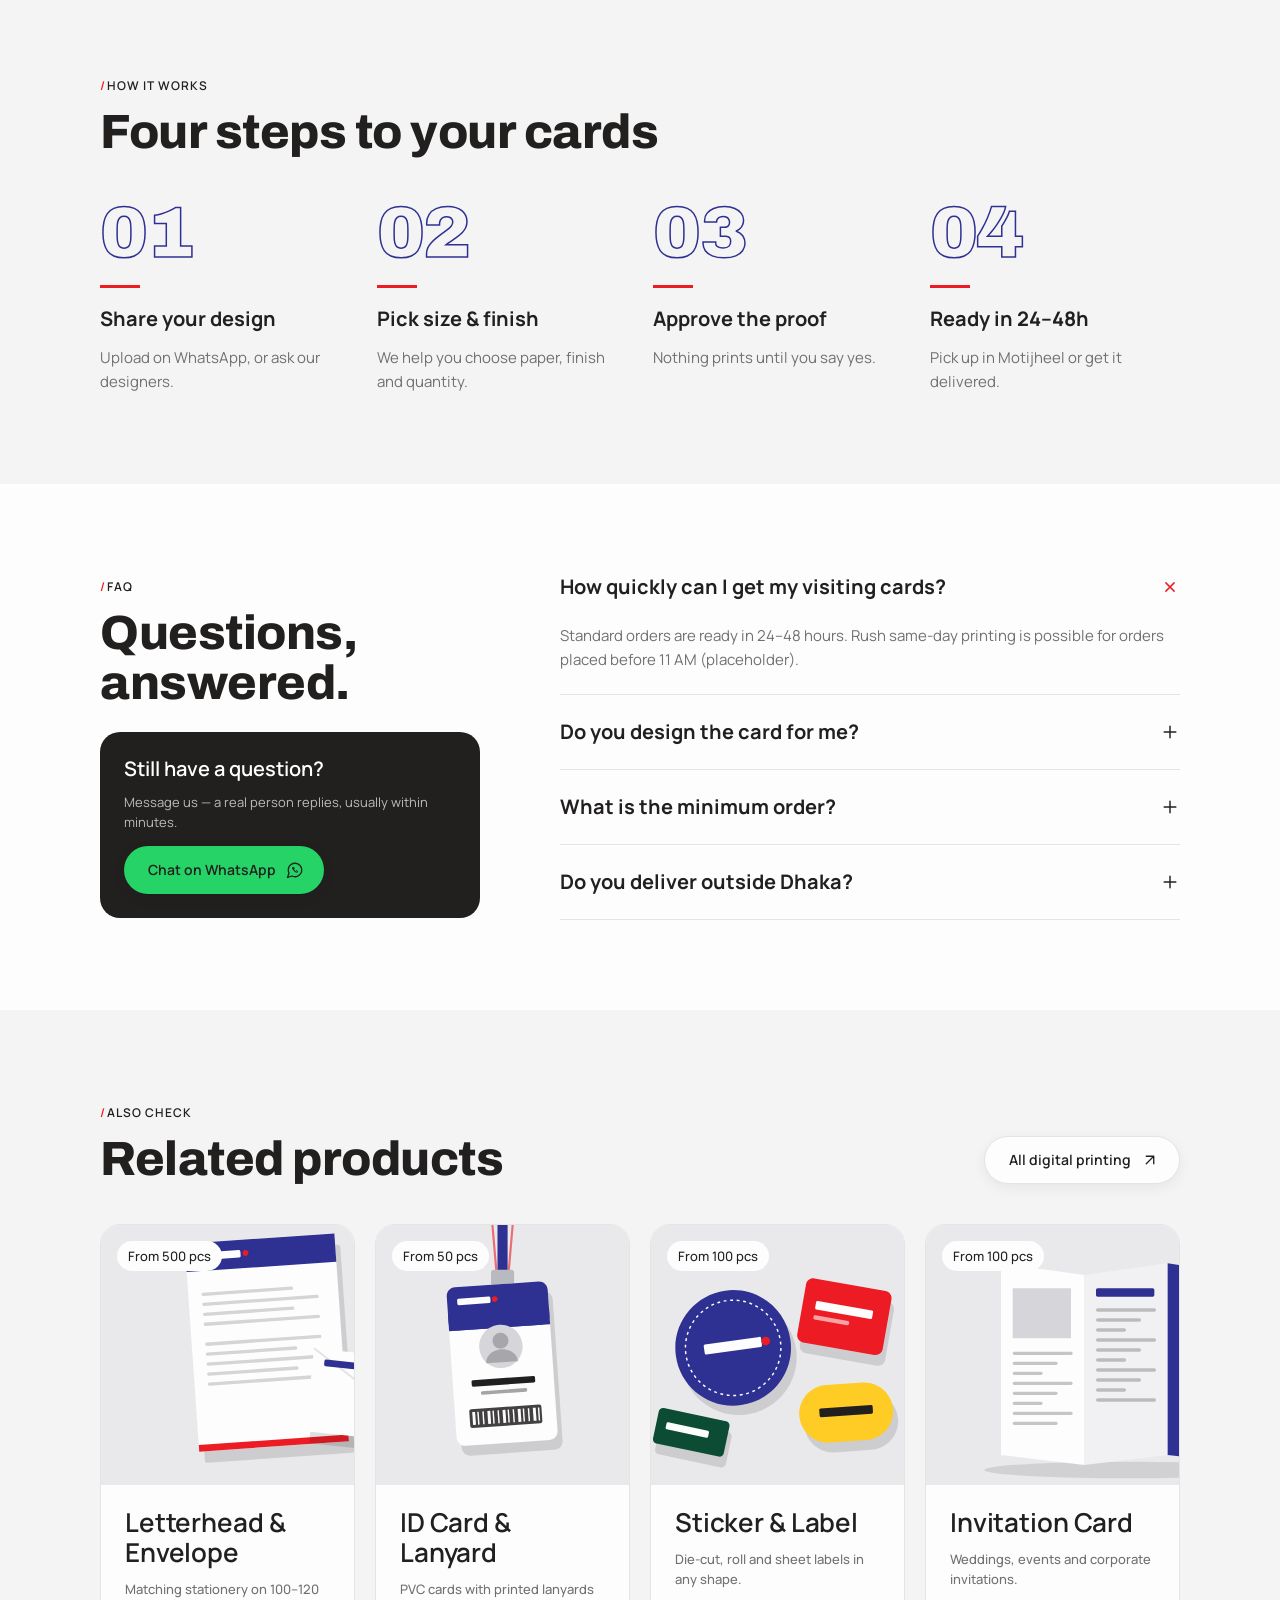
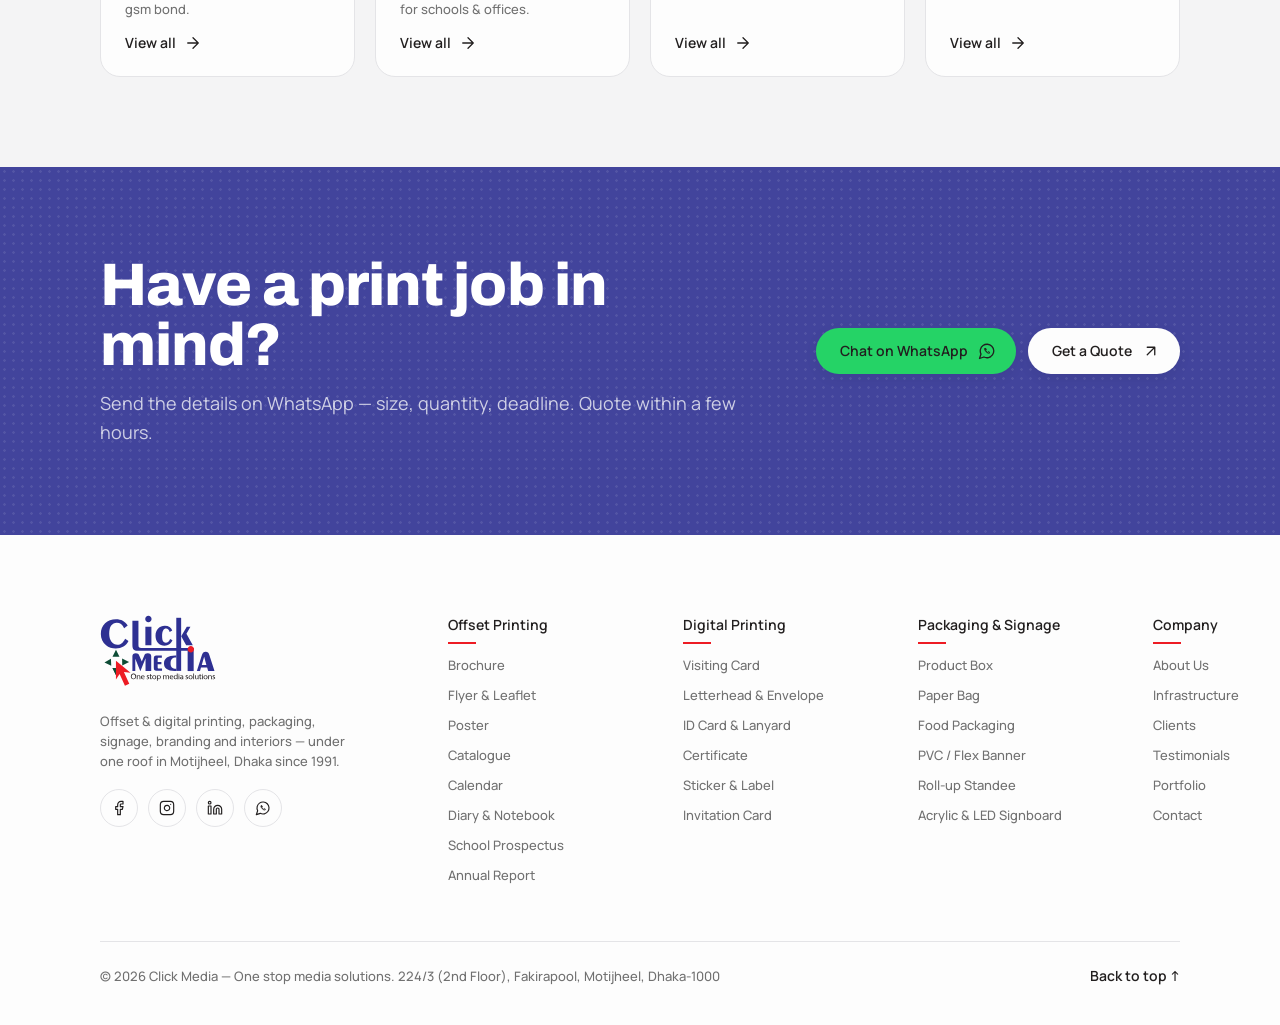
<file: visiting-card.html>
<!doctype html>
<html lang="en">
<head>
  <meta charset="utf-8">
  <meta name="viewport" content="width=device-width, initial-scale=1">
  <title>Visiting Card Printing — Click Media, Dhaka</title>
  <meta name="description" content="Premium visiting cards on 300–350 gsm board — matte, gloss, spot UV or foil. Ready in 24–48 hours from Motijheel, Dhaka.">
  <link rel="icon" href="assets/img/logo.svg" type="image/svg+xml">
  <link rel="preconnect" href="https://fonts.googleapis.com">
  <link rel="preconnect" href="https://fonts.gstatic.com" crossorigin>
  <link href="https://fonts.googleapis.com/css2?family=Archivo:wght@800;900&family=Manrope:wght@400;500;600;700&family=Space+Grotesk:wght@400;500;700&display=swap" rel="stylesheet">
  <link rel="stylesheet" href="styles.css">
  <link rel="stylesheet" href="pages.css">
</head>
<body data-page="product" data-tab="printing">

<div id="layout-head"></div>

<main id="top">

<!-- Product hero -->
<section class="p-hero">
  <div class="wrap">
    <nav class="crumbs" aria-label="Breadcrumb">
      <a href="index.html">Home</a><svg class="ic"><use href="#i-chevron-right"/></svg>
      <a href="digital-printing.html">Printing</a><svg class="ic"><use href="#i-chevron-right"/></svg>
      <a href="digital-printing.html">Digital Printing</a><svg class="ic"><use href="#i-chevron-right"/></svg>
      <span>Visiting Card</span>
    </nav>
    <div class="p-grid">
      <div class="p-gallery">
        <div class="p-main"><img id="pMain" src="assets/img/mock-business-cards.svg" alt="Visiting cards"></div>
        <div class="p-thumbs" id="pThumbs">
          <button type="button" class="p-thumb is-active" data-src="assets/img/mock-business-cards.svg" aria-label="Visiting cards"><img src="assets/img/mock-business-cards.svg" alt=""></button>
          <button type="button" class="p-thumb" data-src="assets/img/mock-id-card.svg" aria-label="ID card"><img src="assets/img/mock-id-card.svg" alt=""></button>
          <button type="button" class="p-thumb" data-src="assets/img/mock-stationery.svg" aria-label="Stationery"><img src="assets/img/mock-stationery.svg" alt=""></button>
          <button type="button" class="p-thumb" data-src="assets/img/mock-stickers.svg" aria-label="Stickers"><img src="assets/img/mock-stickers.svg" alt=""></button>
        </div>
      </div>
      <div class="p-info">
        <div class="badges"><span class="badge">DIGITAL PRINTING</span><span class="badge badge-red">24H AVAILABLE</span></div>
        <h1>Visiting Card Printing</h1>
        <p class="lead">Premium business cards on 300–350 gsm board — matte, gloss, spot UV or foil. Send your design or let our team create one; most orders are ready in 24–48 hours.</p>
        <div class="price">Starting from <b>৳ XXX</b> / 100 cards (placeholder)</div>
        <dl class="spec">
          <div><dt>Sizes</dt><dd>3.5" × 2" · 3.5" × 2.5" · custom</dd></div>
          <div><dt>Paper</dt><dd>300 / 350 gsm art card · textured · kraft</dd></div>
          <div><dt>Finish</dt><dd>Matte · Gloss · Spot UV · Gold/Silver foil</dd></div>
          <div><dt>Quantity</dt><dd>100 – 10,000+</dd></div>
          <div><dt>Turnaround</dt><dd>24–48 hrs · free delivery in Dhaka</dd></div>
        </dl>
        <div class="p-ctas">
          <button type="button" class="btn btn-primary btn-lg" data-open-quote>Get a quote for this <svg class="ic ic-18"><use href="#i-arrow-up-right"/></svg></button>
          <a href="https://wa.me/8801724951876?text=Hi%2C%20I%20want%20a%20quote%20for%20visiting%20cards" target="_blank" rel="noopener" class="btn btn-whatsapp btn-lg">Ask on WhatsApp <svg class="ic ic-18"><use href="#i-whatsapp"/></svg></a>
        </div>
      </div>
    </div>
  </div>
</section>

<!-- Finish options -->
<section class="sec-90">
  <div class="wrap">
    <div class="sec-head">
      <div>
        <span class="eyebrow">OPTIONS</span>
        <h2 class="h2">Choose your finish</h2>
        <p class="sub">Not sure? Send us your design — we will recommend the right one for your budget.</p>
      </div>
    </div>
    <div class="grid-4">
      <article class="finish-card reveal"><div class="finish-img"><img src="assets/img/mock-business-cards.svg" alt=""></div><h3>Matte lamination</h3><p>Soft, glare-free and elegant. Our most popular finish.</p></article>
      <article class="finish-card reveal"><div class="finish-img"><img src="assets/img/mock-stickers.svg" alt=""></div><h3>Gloss lamination</h3><p>Vivid colours that pop. Great for photo-heavy designs.</p></article>
      <article class="finish-card reveal"><div class="finish-img"><img src="assets/img/mock-stationery.svg" alt=""></div><h3>Spot UV</h3><p>Raised glossy highlights on a matte base — logo shines.</p></article>
      <article class="finish-card reveal"><div class="finish-img"><img src="assets/img/mock-id-card.svg" alt=""></div><h3>Gold / Silver foil</h3><p>Metallic foil stamping for a premium first impression.</p></article>
    </div>
  </div>
</section>

<!-- How it works -->
<section class="sec-90 sec-grey">
  <div class="wrap">
    <div class="sec-head"><div><span class="eyebrow">HOW IT WORKS</span><h2 class="h2">Four steps to your cards</h2></div></div>
    <div class="steps">
      <div class="step reveal"><span class="step-n">01</span><i></i><h3>Share your design</h3><p>Upload on WhatsApp, or ask our designers.</p></div>
      <div class="step reveal"><span class="step-n">02</span><i></i><h3>Pick size &amp; finish</h3><p>We help you choose paper, finish and quantity.</p></div>
      <div class="step reveal"><span class="step-n">03</span><i></i><h3>Approve the proof</h3><p>Nothing prints until you say yes.</p></div>
      <div class="step reveal"><span class="step-n">04</span><i></i><h3>Ready in 24–48h</h3><p>Pick up in Motijheel or get it delivered.</p></div>
    </div>
  </div>
</section>

<!-- FAQ -->
<section class="sec-90">
  <div class="wrap faq-grid">
    <div>
      <span class="eyebrow">FAQ</span>
      <h2 class="h2">Questions, answered.</h2>
      <div class="help-card">
        <h3>Still have a question?</h3>
        <p>Message us — a real person replies, usually within minutes.</p>
        <a href="https://wa.me/8801724951876" target="_blank" rel="noopener" class="btn btn-whatsapp">Chat on WhatsApp <svg class="ic ic-18"><use href="#i-whatsapp"/></svg></a>
      </div>
    </div>
    <div class="faq" data-faq>
      <div class="faq-item is-open">
        <button type="button" class="faq-q" aria-expanded="true">How quickly can I get my visiting cards? <svg class="ic ic-20"><use href="#i-plus"/></svg></button>
        <div class="faq-a"><div><p>Standard orders are ready in 24–48 hours. Rush same-day printing is possible for orders placed before 11 AM (placeholder).</p></div></div>
      </div>
      <div class="faq-item">
        <button type="button" class="faq-q" aria-expanded="false">Do you design the card for me? <svg class="ic ic-20"><use href="#i-plus"/></svg></button>
        <div class="faq-a"><div><p>Answer to be confirmed by Click Media (placeholder). Ask us on WhatsApp in the meantime.</p></div></div>
      </div>
      <div class="faq-item">
        <button type="button" class="faq-q" aria-expanded="false">What is the minimum order? <svg class="ic ic-20"><use href="#i-plus"/></svg></button>
        <div class="faq-a"><div><p>Answer to be confirmed by Click Media (placeholder). Ask us on WhatsApp in the meantime.</p></div></div>
      </div>
      <div class="faq-item">
        <button type="button" class="faq-q" aria-expanded="false">Do you deliver outside Dhaka? <svg class="ic ic-20"><use href="#i-plus"/></svg></button>
        <div class="faq-a"><div><p>Answer to be confirmed by Click Media (placeholder). Ask us on WhatsApp in the meantime.</p></div></div>
      </div>
    </div>
  </div>
</section>

<!-- Related -->
<section class="sec-90 sec-grey">
  <div class="wrap">
    <div class="sec-head">
      <div><span class="eyebrow">ALSO CHECK</span><h2 class="h2">Related products</h2></div>
      <a href="digital-printing.html" class="btn btn-light">All digital printing <svg class="ic ic-18"><use href="#i-arrow-up-right"/></svg></a>
    </div>
    <div class="svc-grid">
      <article class="svc-card"><div class="svc-img"><img src="assets/img/svc-branding.svg" alt=""><span class="pill">From 500 pcs</span></div><div class="svc-body"><h3>Letterhead &amp; Envelope</h3><p>Matching stationery on 100–120 gsm bond.</p><a href="digital-printing.html" class="link-arrow">View all <svg class="ic ic-18"><use href="#i-arrow-right"/></svg></a></div></article>
      <article class="svc-card"><div class="svc-img"><img class="fit" src="assets/img/mock-id-card.svg" alt=""><span class="pill">From 50 pcs</span></div><div class="svc-body"><h3>ID Card &amp; Lanyard</h3><p>PVC cards with printed lanyards for schools &amp; offices.</p><a href="digital-printing.html" class="link-arrow">View all <svg class="ic ic-18"><use href="#i-arrow-right"/></svg></a></div></article>
      <article class="svc-card"><div class="svc-img"><img class="fit" src="assets/img/mock-stickers.svg" alt=""><span class="pill">From 100 pcs</span></div><div class="svc-body"><h3>Sticker &amp; Label</h3><p>Die-cut, roll and sheet labels in any shape.</p><a href="digital-printing.html" class="link-arrow">View all <svg class="ic ic-18"><use href="#i-arrow-right"/></svg></a></div></article>
      <article class="svc-card"><div class="svc-img"><img src="assets/img/svc-offset.svg" alt=""><span class="pill">From 100 pcs</span></div><div class="svc-body"><h3>Invitation Card</h3><p>Weddings, events and corporate invitations.</p><a href="digital-printing.html" class="link-arrow">View all <svg class="ic ic-18"><use href="#i-arrow-right"/></svg></a></div></article>
    </div>
  </div>
</section>

<section class="cta-banner halftone">
  <div class="wrap cta-inner">
    <div><h2>Have a print job in mind?</h2><p>Send the details on WhatsApp — size, quantity, deadline. Quote within a few hours.</p></div>
    <div class="cta-btns">
      <a href="https://wa.me/8801724951876" target="_blank" rel="noopener" class="btn btn-whatsapp btn-lg">Chat on WhatsApp <svg class="ic ic-18"><use href="#i-whatsapp"/></svg></a>
      <button type="button" class="btn btn-white btn-lg" data-open-quote>Get a Quote <svg class="ic ic-18"><use href="#i-arrow-up-right"/></svg></button>
    </div>
  </div>
</section>

</main>

<!-- Mobile sticky product bar -->
<div class="p-bar">
  <div><small>Visiting cards · from</small><b>৳ XXX</b></div>
  <button type="button" class="btn btn-primary" data-open-quote>Get a quote <svg class="ic ic-18"><use href="#i-arrow-up-right"/></svg></button>
</div>

<div id="layout-foot"></div>

<script src="layout.js"></script>
<script src="main.js"></script>
</body>
</html>
</file>
<file: styles.css>
/* ==========================================================
   Click Media — v2 Home (built from Figma "Click Media — Enamul Haq Website")
   ========================================================== */
:root {
  --blue: #2e3092;
  --blue-deep: #1f2170;
  --red: #ed1c24;
  --ink: #221f1f;
  --muted: #707070;
  --soft: #a6a6ab;
  --line: #e4e4e7;
  --grey: #f4f4f5;
  --paper: #fdfdfd;
  --hero-bg: #f3f5f8;
  --green: #25d366;
  --f-display: "Archivo", system-ui, sans-serif;
  --f-body: "Manrope", system-ui, sans-serif;
  --f-mono: "Space Grotesk", system-ui, sans-serif;
  --hz: 1;
  --ease: cubic-bezier(.2, .7, .2, 1);
}

*, *::before, *::after { box-sizing: border-box; }
html { scroll-behavior: smooth; scroll-padding-top: 96px; }
body {
  margin: 0;
  font-family: var(--f-body);
  color: var(--ink);
  background: var(--paper);
  -webkit-font-smoothing: antialiased;
  overflow-x: hidden;
}
img { display: block; max-width: 100%; }
a { color: inherit; text-decoration: none; }
button { font: inherit; color: inherit; cursor: pointer; border: 0; background: none; padding: 0; }
h1, h2, h3, h4, p, figure, blockquote, ul { margin: 0; padding: 0; }
ul { list-style: none; }

.ic { width: 24px; height: 24px; fill: none; stroke: currentColor; stroke-width: 1.75; stroke-linecap: round; stroke-linejoin: round; flex: none; }
.ic-14 { width: 14px; height: 14px; }
.ic-16 { width: 16px; height: 16px; }
.ic-18 { width: 18px; height: 18px; }
.ic-20 { width: 20px; height: 20px; }
.ic-32 { width: 32px; height: 32px; }
.blue { color: var(--blue); }

.wrap { width: 100%; max-width: 1440px; margin: 0 auto; padding: 0 100px; }
.sec { position: relative; padding: 110px 0; overflow: hidden; }
.sec-grey { background: var(--grey); }
.sec-dark { background: var(--ink); color: var(--paper); }
.center { display: flex; justify-content: center; margin-top: 48px; }
.m-only, .m-only-flex { display: none !important; }
.d-only-flex { display: inline-flex; }

.halftone { background-color: #42449c; background-image: radial-gradient(rgba(255,255,255,.09) 1.1px, transparent 1.5px); background-size: 9px 9px; }
.halftone-dark { background-image: radial-gradient(rgba(255,255,255,.04) 1.1px, transparent 1.5px); background-size: 9px 9px; }

/* ---------- Buttons ---------- */
.btn {
  display: inline-flex; align-items: center; justify-content: center; gap: 10px;
  height: 48px; padding: 0 20px 0 24px; border-radius: 999px;
  font-size: 14px; font-weight: 600; line-height: 1; white-space: nowrap;
  box-shadow: 0 4px 14px rgba(0,0,0,.06);
  transition: transform .25s var(--ease), box-shadow .25s var(--ease), background-color .2s;
}
.btn:hover { transform: translateY(-2px); box-shadow: 0 10px 24px rgba(0,0,0,.12); }
.btn .ic { transition: transform .25s var(--ease); }
.btn:hover .ic { transform: translate(2px, -2px); }
.btn-light { background: var(--paper); border: 1px solid var(--line); color: var(--ink); }
.btn-dark { background: var(--ink); color: var(--paper); }
.btn-primary { background: var(--blue); color: var(--paper); }
.btn-primary:hover { background: var(--blue-deep); }
.btn-white { background: var(--paper); color: var(--ink); }
.btn-whatsapp { background: var(--green); color: var(--ink); }
.btn-outline-dark { background: #fff; border: 1.2px solid var(--ink); color: var(--ink); height: 43px; padding: 0 18px 0 22px; gap: 8px; box-shadow: none; }
.btn-lg { height: 46px; }
.btn-block { width: 100%; }

/* ---------- Eyebrow / headings ---------- */
.eyebrow { display: inline-block; font-size: 12px; font-weight: 600; letter-spacing: .08em; line-height: 14px; text-transform: uppercase; color: var(--ink); }
.eyebrow::before { content: "/"; color: var(--red); margin-right: 1px; }
.eyebrow-light { color: var(--paper); }
.h2 { font-family: var(--f-display); font-weight: 800; font-size: 48px; line-height: 50px; letter-spacing: -.01em; margin-top: 12px; }
.sec-head { position: relative; display: flex; align-items: flex-end; justify-content: space-between; gap: 40px; padding-top: 50px; margin-bottom: 48px; }
.sec-head > div { position: relative; max-width: 740px; }
.sec-head .btn, .sec-head .slider-nav { position: relative; flex: none; }
.ghost {
  position: absolute; left: -8px; top: -50px; pointer-events: none; user-select: none; white-space: nowrap;
  font-family: var(--f-display); font-weight: 900; font-size: 200px; line-height: 180px; letter-spacing: -.02em;
  color: rgba(34,31,31,.05);
}
.sec-meta { font-size: 15px; color: var(--muted); line-height: 24px; }

/* ==========================================================
   HEADER
   ========================================================== */
.site-header { position: fixed; inset: 0 0 auto 0; z-index: 50; transition: background-color .3s, box-shadow .3s, backdrop-filter .3s; }
.site-header.is-scrolled { background: rgba(243,245,248,.88); backdrop-filter: blur(14px); -webkit-backdrop-filter: blur(14px); box-shadow: 0 1px 0 rgba(46,48,146,.14); }
.header-inner { position: relative; width: 1440px; height: 96px; margin: 0 auto; zoom: var(--hz); }
.logo { position: absolute; left: 80px; top: 22px; }
.tabs { position: absolute; left: 348px; top: 0; display: flex; height: 96px; }
.tab-wrap { position: relative; display: flex; }
.tab {
  display: flex; align-items: center; gap: 4px; height: 96px; padding: 0 16px;
  font-size: 14px; font-weight: 600; color: var(--muted);
  border-left: 1px solid rgba(46,48,146,.12);
  transition: color .2s, background-color .2s;
}
.tabs > :last-child, .tabs > :last-child .tab { border-right: 1px solid rgba(46,48,146,.12); }
.tab:hover, .tab-wrap:hover .tab, .tab[aria-expanded="true"] { color: var(--blue); }
.tab.is-active, .tab[aria-expanded="true"] { color: var(--blue); background: rgba(46,48,146,.06); box-shadow: inset 0 0 0 1px rgba(46,48,146,.4); }
.tab .ic { transition: transform .25s; }
.tab[aria-expanded="true"] .ic { transform: rotate(180deg); }
.header-cta { position: absolute; right: 80px; top: 26px; }
.mobile-actions { display: none; }

.dropdown {
  position: absolute; top: 96px; left: 0; min-width: 220px; padding: 10px; border-radius: 16px;
  background: #fff; border: 1px solid var(--line); box-shadow: 0 20px 40px rgba(0,0,0,.08);
  opacity: 0; visibility: hidden; transform: translateY(6px); transition: .2s var(--ease);
}
.dropdown a { display: block; padding: 10px 12px; border-radius: 10px; font-size: 14px; font-weight: 500; }
.dropdown a:hover { background: rgba(46,48,146,.06); color: var(--blue); }
.tab-wrap.is-open .dropdown { opacity: 1; visibility: visible; transform: none; }

/* Mega menu */
.mega { position: absolute; left: 0; right: 0; top: 100%; background: var(--paper); border-top: 1px dashed rgba(46,48,146,.35); opacity: 0; visibility: hidden; transform: translateY(-6px); transition: .25s var(--ease); }
.mega.is-open { opacity: 1; visibility: visible; transform: none; }
.mega-inner { width: 1440px; margin: 0 auto; padding: 40px 100px 44px; display: grid; grid-template-columns: repeat(4, 200px) 280px; column-gap: 40px; zoom: var(--hz); }
.mega-head { display: flex; gap: 10px; align-items: center; margin-bottom: 18px; }
.mega-head b { display: block; font-size: 20px; font-weight: 600; line-height: 24px; white-space: nowrap; }
.mega-head small { display: block; font-size: 13px; color: var(--soft); white-space: nowrap; overflow: hidden; text-overflow: ellipsis; max-width: 150px; }
.mega-thumb { width: 44px; height: 44px; border-radius: 8px; background: var(--grey); overflow: hidden; flex: none; }
.mega-thumb img { width: 140%; max-width: none; margin: -4px 0 0 -2px; }
.mega-col > a { display: flex; align-items: center; justify-content: space-between; height: 38px; margin-bottom: 6px; padding: 0 10px; margin-left: -10px; border-radius: 8px; font-size: 15px; color: var(--ink); transition: background-color .2s, color .2s; }
.mega-col > a:hover, .mega-col > a.is-hl { background: rgba(46,48,146,.06); color: var(--blue); }
.mega-col > a .ic { opacity: 0; transition: opacity .2s; }
.mega-col > a:hover .ic, .mega-col > a.is-hl .ic { opacity: 1; }
.mega-promo { background: #42449c radial-gradient(rgba(255,255,255,.08) 1.1px, transparent 1.5px) 0 0 / 9px 9px; color: #fff; border-radius: 20px; padding: 26px 24px 24px; margin-left: 0; }
.promo-pill { display: inline-block; background: var(--red); border-radius: 999px; padding: 5px 10px; font-size: 12px; font-weight: 700; letter-spacing: .08em; }
.mega-promo h4 { font-size: 26px; font-weight: 600; line-height: 30px; margin: 12px 0 14px; letter-spacing: -.01em; }
.mega-promo p { font-size: 13px; line-height: 20px; color: rgba(255,255,255,.8); margin-bottom: 16px; }
.promo-art { height: 130px; background: var(--grey); border-radius: 12px; overflow: hidden; margin-bottom: 14px; }
.promo-art img { width: 100%; height: 100%; object-fit: cover; }
.mega-scrim { position: fixed; inset: 0; z-index: 40; background: rgba(34,31,31,.35); opacity: 0; visibility: hidden; transition: .25s; }
.mega-scrim.is-open { opacity: 1; visibility: visible; }

.round-btn { display: inline-grid; place-items: center; width: 40px; height: 40px; border-radius: 50%; border: 1.2px solid var(--ink); background: #fff; color: var(--ink); }
.round-btn-dark { background: var(--ink); color: #fff; }
.round-btn-soft { background: var(--grey); border-color: transparent; width: 44px; height: 44px; }

/* ==========================================================
   HERO (desktop stage)
   ========================================================== */
.hero { position: relative; background: var(--hero-bg); overflow: hidden; }
.hero-hlines { position: absolute; inset: 0; pointer-events: none;
  background:
    repeating-linear-gradient(90deg, rgba(46,48,146,.45) 0 5px, transparent 5px 10px) 0 calc(96px * var(--hz)) / 100% 1px no-repeat,
    repeating-linear-gradient(90deg, rgba(46,48,146,.45) 0 5px, transparent 5px 10px) 0 calc(340px * var(--hz)) / 100% 1px no-repeat,
    repeating-linear-gradient(90deg, rgba(46,48,146,.45) 0 5px, transparent 5px 10px) 0 calc(600px * var(--hz)) / 100% 1px no-repeat,
    repeating-linear-gradient(90deg, rgba(46,48,146,.45) 0 5px, transparent 5px 10px) 0 calc(860px * var(--hz)) / 100% 1px no-repeat;
}
.hero-stage { position: relative; width: 1440px; height: 900px; margin: 0 auto; zoom: var(--hz); }
.bp-grid .v { position: absolute; top: 0; bottom: 0; width: 1px; background: repeating-linear-gradient(180deg, rgba(46,48,146,.45) 0 5px, transparent 5px 10px); }
.bp-grid b { position: absolute; width: 6px; height: 6px; border-radius: 1px; background: rgba(46,48,146,.55); }

.panel { position: absolute; opacity: .6; font-family: var(--f-mono); transition: opacity .4s; }
.panel:hover { opacity: 1; }
.p-paper { left: 60px; top: 96px; width: 240px; height: 244px; }
.p-colour { left: 1140px; top: 96px; width: 240px; height: 244px; }
.p-sizes { left: 60px; top: 340px; width: 240px; height: 260px; }
.p-finish { left: 1140px; top: 340px; width: 240px; height: 260px; }
.p-turn { left: 60px; top: 600px; width: 240px; height: 260px; }
.p-delivery { left: 1140px; top: 600px; width: 240px; height: 260px; }
.p-label { position: absolute; left: 16px; top: 14px; font-size: 10.5px; font-weight: 500; color: rgba(112,112,112,.8); }
.p-note { position: absolute; font-size: 10px; font-weight: 500; color: var(--soft); white-space: nowrap; }
.p-note-blue { color: var(--blue); }
.p-note-red { color: var(--red); }

.gsm { position: absolute; left: 24px; display: flex; align-items: center; gap: 12px; }
.gsm i { display: block; width: 150px; background: #fff; border: 1px solid var(--soft); border-radius: 2px; box-shadow: 0 3px 6px rgba(0,0,0,.06); }
.gsm span { font-size: 11px; font-weight: 500; color: var(--muted); }
.gsm.is-on i { background: rgba(46,48,146,.18); border-color: var(--blue); }
.gsm.is-on span { color: var(--blue); }

.ink { position: absolute; top: 56px; width: 18px; height: 140px; }
.ink::before { content: ""; display: block; height: 140px; border-radius: 9px; background: rgba(166,166,171,.18); }
.ink i { position: absolute; left: 0; bottom: 0; width: 18px; border-radius: 9px; transform-origin: bottom; animation: inkfill 2.4s var(--ease) both; }
.ink span { position: absolute; top: 148px; left: 0; width: 18px; text-align: center; font-size: 11px; font-weight: 500; color: var(--muted); }
@keyframes inkfill { from { transform: scaleY(.15); } }

.sz-a4 { position: absolute; left: 30px; top: 48px; width: 116px; height: 164px; border: 1px solid var(--soft); }
.sz-a5 { position: absolute; left: 30px; top: 130px; width: 82px; height: 82px; border: 1px solid var(--blue); background: rgba(46,48,146,.06); }
.sz-card { position: absolute; left: 164px; top: 150px; width: 56px; height: 34px; border: 1px solid var(--red); border-radius: 3px; background: #fff; }

.fin { position: absolute; left: 20px; width: 200px; height: 38px; }
.fin::after { content: ""; position: absolute; left: 0; right: 0; top: 38px; height: 1px; background: rgba(166,166,171,.35); }
.fin-last::after { display: none; }
.fin i { position: absolute; left: 0; top: 0; width: 26px; height: 26px; border-radius: 50%; border: 1px solid var(--soft); }
.fin b { position: absolute; left: 36px; top: -1px; font-family: var(--f-body); font-size: 13px; font-weight: 500; line-height: 20px; color: rgba(34,31,31,.85); white-space: nowrap; }
.fin b.blue { color: var(--blue); }
.fin small { position: absolute; left: 36px; top: 15px; font-size: 10px; color: var(--soft); }

.bar { position: absolute; top: 56px; width: 22px; height: 150px; }
.bar i { position: absolute; bottom: 0; left: 0; width: 22px; border-radius: 3px; background: rgba(166,166,171,.28); transform-origin: bottom; animation: inkfill 2s var(--ease) both; }
.bar.is-on i { background: rgba(46,48,146,.85); }
.bar span { position: absolute; top: 158px; left: 3px; font-size: 9.5px; font-weight: 500; color: var(--muted); }

.dl-k { position: absolute; left: 20px; font-size: 10px; font-weight: 500; color: var(--soft); }
.dl-v { position: absolute; left: 20px; font-size: 14px; line-height: 18px; color: var(--ink); }
.dl-globe { position: absolute; left: 196px; top: 110px; width: 34px; height: 34px; border-radius: 50%; background: rgba(46,48,146,.8); color: #fff; display: grid; place-items: center; }

.hero-copy { position: absolute; left: 0; right: 0; top: 134px; text-align: center; z-index: 2; }
.hero-copy h1 { font-family: var(--f-display); font-weight: 800; font-size: 56px; line-height: 60.5px; letter-spacing: -.015em; color: var(--ink); }
.hero-copy p { margin-top: 16px; font-size: 18px; line-height: 29px; color: var(--muted); }
.hero-ctas { display: flex; justify-content: center; gap: 14px; margin-top: 27px; }
.btn-hero {
  display: inline-flex; align-items: center; gap: 18px; height: 52px; padding: 6px 6px 6px 28px; border-radius: 999px;
  background: var(--blue); color: #fff; font-size: 14px; font-weight: 600;
  box-shadow: 0 12px 24px -6px rgba(46,48,146,.35); transition: transform .25s var(--ease), box-shadow .25s;
}
.btn-hero:hover { transform: translateY(-2px); box-shadow: 0 18px 30px -8px rgba(46,48,146,.5); }
.btn-hero-ic { width: 40px; height: 40px; border-radius: 50%; background: #fff; color: var(--blue); display: grid; place-items: center; transition: transform .3s var(--ease); }
.btn-hero:hover .btn-hero-ic { transform: translateX(3px); }
.btn-hero-2 { display: inline-flex; align-items: center; gap: 10px; height: 50px; margin-top: 1px; padding: 0 26px; border-radius: 999px; background: #fff; color: var(--ink); font-size: 14px; font-weight: 600; box-shadow: 0 6px 16px rgba(0,0,0,.06); transition: transform .25s var(--ease); }
.btn-hero-2:hover { transform: translateY(-2px); }
.trust-line { display: flex; justify-content: center; align-items: center; gap: 14px; margin-top: 18px; font-size: 14px; font-weight: 500; line-height: 20px; color: var(--muted); }
.trust-line i { width: 4px; height: 4px; border-radius: 50%; background: var(--red); }

.hero-collage { position: absolute; left: 0; top: 0; width: 1440px; height: 926px; max-width: none; pointer-events: none; z-index: 1; animation: float 7s ease-in-out infinite; }
@keyframes float { 50% { transform: translateY(-8px); } }
.hero-fade { position: absolute; left: 0; right: 0; bottom: 0; height: 28px; background: linear-gradient(rgba(243,245,248,0), var(--hero-bg)); z-index: 2; }

.hero-m { display: none; }

/* ==========================================================
   MARQUEE
   ========================================================== */
.marquee { background: var(--blue); height: 88px; overflow: hidden; display: flex; align-items: center; }
.marquee-track { display: flex; width: max-content; animation: marquee 34s linear infinite; }
.marquee-group { display: flex; align-items: center; }
.marquee-group span { font-family: var(--f-display); font-weight: 800; font-size: 34px; line-height: 36px; letter-spacing: -.01em; color: transparent; -webkit-text-stroke: 1px rgba(253,253,253,.85); padding: 0 34px; white-space: nowrap; }
.marquee-group i { width: 9px; height: 9px; border-radius: 50%; background: var(--red); flex: none; }
@keyframes marquee { to { transform: translateX(-50%); } }

/* ==========================================================
   ABOUT
   ========================================================== */
.about-grid { display: grid; grid-template-columns: 560px 1fr; gap: 80px; align-items: center; }
.about-visual { position: relative; height: 520px; }
.about-photo { position: absolute; left: 0; top: 0; width: 460px; height: 460px; border-radius: 24px; background: var(--grey); overflow: hidden; }
.about-photo img { position: absolute; left: -76px; top: 0; width: 613px; height: 460px; max-width: none; }
.about-product { position: absolute; left: 320px; top: 280px; width: 240px; height: 240px; border-radius: 20px; background: var(--paper); border: 8px solid var(--paper); box-shadow: 0 20px 40px -8px rgba(0,0,0,.15); overflow: hidden; }
.about-product img { position: absolute; left: -48px; top: -8px; width: 320px; height: 240px; max-width: none; }
.since { position: absolute; left: -20px; top: 380px; background: var(--blue); color: #fff; border-radius: 16px; padding: 16px 20px; }
.since small { display: block; font-size: 12px; font-weight: 600; letter-spacing: .08em; line-height: 14px; color: rgba(255,255,255,.8); }
.since b { display: block; font-family: var(--f-display); font-weight: 800; font-size: 38px; line-height: 38px; letter-spacing: -.015em; margin-top: 2px; }
.about-copy .h2 { margin-top: 24px; }
.lead { margin-top: 24px; font-size: 18px; line-height: 29px; color: var(--muted); }
.trust-grid { display: grid; grid-template-columns: 1fr 1fr; gap: 24px; margin: 24px 0; }
.trust-item { display: flex; align-items: center; gap: 14px; }
.t-ic { width: 52px; height: 52px; border-radius: 50%; background: var(--grey); display: grid; place-items: center; flex: none; color: var(--ink); }
.t-ic-blue { color: var(--blue); }
.trust-item b { display: block; font-size: 16px; font-weight: 700; line-height: 21px; letter-spacing: -.002em; }
.trust-item small { display: block; font-size: 13px; font-weight: 500; line-height: 20px; color: var(--muted); margin-top: 2px; }

/* ==========================================================
   SERVICES
   ========================================================== */
.svc-grid { display: grid; grid-template-columns: repeat(4, 1fr); gap: 20px; }
.svc-card { position: relative; background: var(--paper); border: 1px solid var(--line); border-radius: 20px; overflow: hidden; display: flex; flex-direction: column; min-height: 422px; transition: transform .35s var(--ease), box-shadow .35s var(--ease); }
.svc-card:hover { transform: translateY(-6px); box-shadow: 0 8px 20px rgba(0,0,0,.08); }
.svc-img { position: relative; height: 260px; background: var(--grey); overflow: hidden; }
.svc-img img { position: absolute; left: 0; top: -20px; width: 400px; height: 300px; max-width: none; transition: transform .6s var(--ease); }
.svc-card:hover .svc-img img { transform: scale(1.05); }
.pill { position: absolute; left: 16px; top: 16px; height: 30px; padding: 0 11px; border-radius: 999px; background: var(--paper); font-size: 13px; font-weight: 500; line-height: 30px; }
.svc-body { padding: 22px 24px 24px; display: flex; flex-direction: column; flex: 1; }
.svc-body h3 { font-size: 26px; font-weight: 600; line-height: 30px; letter-spacing: -.005em; }
.svc-body p { font-size: 13px; font-weight: 500; line-height: 20px; color: var(--muted); margin-top: 12px; }
.link-arrow { display: inline-flex; align-items: center; gap: 8px; margin-top: auto; padding-top: 14px; font-size: 14px; font-weight: 600; }
.link-arrow .ic { transition: transform .25s var(--ease); }
.svc-card:hover .link-arrow .ic { transform: translateX(4px); }
.svc-cta { border-radius: 20px; padding: 32px 28px; color: #fff; display: flex; flex-direction: column; gap: 16px; min-height: 422px; }
.svc-cta h3 { font-size: 28px; font-weight: 600; line-height: 32px; letter-spacing: -.005em; }
.svc-cta p { font-size: 15px; line-height: 24px; color: rgba(255,255,255,.8); margin-top: -16px; }
.svc-cta .btn { margin-top: auto; align-self: flex-start; height: 46px; }
.dots { justify-content: flex-start; gap: 6px; margin-top: 24px; }
.dots i { width: 8px; height: 6px; border-radius: 3px; background: var(--soft); transition: width .3s, background-color .3s; }
.dots i.is-on { width: 22px; background: var(--blue); }

/* ==========================================================
   PORTFOLIO
   ========================================================== */
.chips { display: flex; gap: 10px; margin-bottom: 48px; }
.chip { display: inline-flex; align-items: center; gap: 6px; height: 42px; padding: 0 18px; border-radius: 999px; border: 1px solid var(--line); background: var(--paper); font-size: 14px; font-weight: 600; white-space: nowrap; transition: background-color .2s, color .2s, border-color .2s; }
.chip small { font-size: 13px; font-weight: 500; color: var(--muted); }
.chip:hover { border-color: var(--ink); }
.chip.is-active { background: var(--ink); border-color: var(--ink); color: var(--paper); height: 40px; }
.chip.is-active small { color: rgba(253,253,253,.8); }
.work-grid { display: grid; grid-template-columns: repeat(3, 1fr); gap: 28px 20px; }
.work-card { background: var(--paper); border-radius: 20px; padding: 10px 10px 20px; cursor: pointer; transition: box-shadow .35s var(--ease), transform .35s var(--ease); }
.work-card:hover { box-shadow: 0 8px 20px rgba(0,0,0,.08); transform: translateY(-4px); }
.work-card.is-hidden { display: none; }
.work-img { position: relative; aspect-ratio: 4 / 3; border-radius: 14px; background: var(--grey); overflow: hidden; }
.work-img img { width: 100%; height: 100%; object-fit: cover; transition: transform .6s var(--ease); }
.work-img::after { content: ""; position: absolute; inset: 0; background: rgba(34,31,31,.3); opacity: 0; transition: opacity .3s; }
.work-card:hover .work-img img { transform: scale(1.05); }
.work-card:hover .work-img::after { opacity: 1; }
.work-view { position: absolute; left: 50%; top: 50%; z-index: 1; width: 52px; height: 52px; margin: -26px 0 0 -26px; border-radius: 50%; background: var(--blue); color: #fff; display: grid; place-items: center; transform: scale(.6); opacity: 0; transition: .3s var(--ease); }
.work-card:hover .work-view { transform: none; opacity: 1; }
.work-card h3 { font-size: 20px; font-weight: 700; line-height: 26px; letter-spacing: -.002em; margin: 16px 10px 0; }
.tags { display: flex; align-items: center; gap: 10px; margin: 10px 10px 0; }
.tag { height: 32px; padding: 0 12px; border-radius: 999px; background: var(--grey); font-size: 13px; font-weight: 500; line-height: 32px; }
.tag-meta { font-size: 13px; font-weight: 500; color: var(--muted); }
.work-empty { grid-column: 1 / -1; text-align: center; padding: 60px 0; color: var(--muted); font-size: 15px; }

/* ==========================================================
   WHY
   ========================================================== */
.why-grid { display: grid; grid-template-columns: 540px 1fr; gap: 80px; align-items: center; }
.why-visual { position: relative; height: 520px; }
.why-photo { width: 540px; height: 520px; border-radius: 24px; overflow: hidden; background: #e9e9ec; }
.why-photo img { width: 100%; height: 100%; object-fit: cover; }
.badge35 { position: absolute; left: 430px; top: -50px; width: 168px; height: 168px; border-radius: 50%; background: #fff; box-shadow: 0 14px 30px rgba(0,0,0,.18); }
.badge-orbit { position: absolute; inset: 0; width: 100%; height: 100%; animation: spin 22s linear infinite; }
.badge-core { position: absolute; left: 50%; top: 50%; width: 88px; height: 88px; margin: -44px 0 0 -44px; border-radius: 50%; background: var(--blue); color: #fff; display: grid; place-items: center; font-family: var(--f-display); font-weight: 800; font-size: 36px; letter-spacing: -.015em; }
.badge-core i { position: absolute; right: 18px; top: 50px; width: 10px; height: 10px; border-radius: 50%; background: var(--red); }
@keyframes spin { to { transform: rotate(360deg); } }
.why-copy .h2 { margin-top: 26px; color: var(--paper); }
.checks { margin-top: 26px; display: grid; gap: 14px; }
.checks li { display: flex; align-items: center; gap: 12px; font-size: 15px; line-height: 24px; color: rgba(253,253,253,.8); }
.checks li span { width: 24px; height: 24px; border-radius: 50%; background: var(--red); color: #fff; display: grid; place-items: center; flex: none; }
.checks .ic { stroke-width: 2.4; }
.stats { display: grid; grid-template-columns: 139px repeat(3, 1fr); margin-top: 26px; padding-top: 16px; }
.stats > div { padding-left: 20px; border-left: 1px solid rgba(253,253,253,.18); }
.stats > div:first-child { padding-left: 0; border-left: 0; }
.stats b { display: block; font-family: var(--f-display); font-weight: 800; font-size: 40px; line-height: 40px; letter-spacing: -.015em; }
.stats small { display: block; margin-top: 4px; font-size: 13px; font-weight: 500; line-height: 20px; color: rgba(253,253,253,.6); }

/* ==========================================================
   HOW IT WORKS
   ========================================================== */
.steps { display: grid; grid-template-columns: repeat(4, 1fr); gap: 26px; }
.step-n { display: block; font-family: var(--f-display); font-weight: 900; font-size: 72px; line-height: 72px; letter-spacing: -.02em; color: transparent; -webkit-text-stroke: 1.5px var(--blue); }
.step i { display: block; width: 40px; height: 3px; background: var(--red); margin-top: 16px; transition: width .4s var(--ease); }
.step:hover i { width: 80px; }
.step h3 { font-size: 20px; font-weight: 700; line-height: 26px; margin-top: 18px; }
.step p { font-size: 15px; line-height: 24px; color: var(--muted); margin-top: 14px; max-width: 280px; }

/* ==========================================================
   TESTIMONIALS
   ========================================================== */
.slider-nav { display: flex; gap: 10px; align-self: flex-start; margin-top: 26px; }
.nav-btn { width: 52px; height: 52px; border-radius: 50%; border: 1px solid var(--line); background: var(--paper); display: grid; place-items: center; transition: background-color .2s, color .2s, transform .2s; }
.nav-btn:hover { transform: scale(1.05); }
.nav-btn-dark { background: var(--ink); border-color: var(--ink); color: #fff; }
.t-track { display: grid; grid-auto-flow: column; grid-auto-columns: calc((100% - 40px) / 3); gap: 20px; align-items: start; overflow-x: auto; scroll-snap-type: x mandatory; scrollbar-width: none; scroll-behavior: smooth; }
.t-track::-webkit-scrollbar { display: none; }
.t-card { scroll-snap-align: start; background: var(--paper); border: 1px solid var(--line); border-radius: 20px; padding: 24px 28px 28px; }
.q { display: block; font-family: var(--f-display); font-weight: 900; font-size: 72px; line-height: 44px; height: 44px; padding-top: 14px; color: var(--red); }
.t-card blockquote { font-size: 18px; line-height: 29px; margin-top: 36px; }
.t-card figcaption { display: flex; align-items: center; gap: 12px; margin-top: 18px; }
.avatar { width: 44px; height: 44px; border-radius: 50%; background: var(--blue); color: #fff; display: grid; place-items: center; font-size: 14px; font-weight: 600; flex: none; }
.t-card b { display: block; font-size: 14px; font-weight: 600; line-height: 20px; }
.t-card small { display: block; font-size: 13px; font-weight: 500; color: var(--muted); }

/* ==========================================================
   CLIENTS
   ========================================================== */
.clients { padding: 92px 0 90px; background: var(--paper); }
.clients-head { display: flex; align-items: center; justify-content: space-between; margin-bottom: 40px; }
.clients-head small { font-size: 13px; color: var(--soft); }
.logo-row { display: grid; grid-template-columns: repeat(6, 1fr); gap: 20px; }
.logo-tile { height: 96px; border: 1px solid var(--line); border-radius: 16px; display: grid; place-items: center; transition: border-color .2s, transform .3s var(--ease); }
.logo-tile:hover { border-color: var(--blue); transform: translateY(-3px); }
.logo-tile img { width: 120px; height: 28px; }

/* ==========================================================
   CONTACT
   ========================================================== */
.contact { padding: 80px 0; }
.contact-grid { display: grid; grid-template-columns: repeat(3, 1fr); gap: 20px; }
.c-box { background: rgba(255,255,255,.06); border: 1px solid rgba(255,255,255,.12); border-radius: 20px; padding: 34px 24px 30px; display: flex; flex-direction: column; align-items: center; text-align: center; gap: 0; transition: background-color .3s, transform .3s var(--ease); }
.c-box:hover { background: rgba(255,255,255,.1); transform: translateY(-4px); }
.c-ic { width: 56px; height: 56px; border-radius: 50%; background: var(--red); color: var(--ink); display: grid; place-items: center; margin-bottom: 16px; }
.c-box h3 { font-size: 20px; font-weight: 700; line-height: 26px; color: #fff; margin-bottom: 12px; }
.c-box > a:not(.c-link), .c-box > span:not(.c-ic) { font-size: 15px; line-height: 36px; color: rgba(253,253,253,.75); }
.c-box > a:not(.c-link):hover { color: #fff; }
.c-link { margin-top: 2px; font-size: 14px; font-weight: 600; color: #fff; }
.c-link:hover { text-decoration: underline; }

/* ==========================================================
   CTA
   ========================================================== */
.cta-banner { padding: 88px 0; color: #fff; }
.cta-inner { display: flex; align-items: center; justify-content: space-between; gap: 40px; }
.cta-banner h2 { font-family: var(--f-display); font-weight: 800; font-size: 60px; line-height: 60px; letter-spacing: -.015em; }
.cta-banner p { font-size: 18px; line-height: 29px; color: rgba(253,253,253,.75); margin-top: 14px; }
.cta-btns { display: flex; gap: 12px; flex: none; }

/* ==========================================================
   FOOTER
   ========================================================== */
.footer { background: var(--paper); padding: 80px 0 40px; }
.foot-grid { display: grid; grid-template-columns: 348px 235px 235px 235px 1fr; }
.foot-brand img { width: 116px; height: auto; }
.foot-brand p { font-size: 13px; font-weight: 500; line-height: 20px; color: var(--muted); margin-top: 24px; max-width: 270px; }
.socials { display: flex; gap: 10px; margin-top: 18px; }
.socials a { width: 38px; height: 38px; border-radius: 50%; border: 1px solid var(--line); display: grid; place-items: center; transition: background-color .2s, color .2s, border-color .2s; }
.socials a:hover { background: var(--blue); color: #fff; border-color: var(--blue); }
.foot-col { display: flex; flex-direction: column; }
.foot-col h4 { font-size: 14px; font-weight: 600; line-height: 20px; margin-bottom: 20px; position: relative; }
.foot-col h4::after { content: ""; position: absolute; left: 0; bottom: -9px; width: 28px; height: 2px; background: var(--red); }
.foot-col a { font-size: 13px; font-weight: 500; line-height: 20px; color: var(--muted); margin-bottom: 10px; transition: color .2s; }
.foot-col a:hover { color: var(--blue); }
.foot-bottom { display: flex; justify-content: space-between; align-items: center; gap: 20px; margin-top: 46px; padding-top: 24px; border-top: 1px solid var(--line); font-size: 13px; font-weight: 500; color: var(--muted); }
.foot-bottom a { font-size: 14px; font-weight: 600; color: var(--ink); }

/* ==========================================================
   SIDE DOCK / BOTTOM BAR
   ========================================================== */
.side-dock { position: fixed; right: 0; top: 42%; z-index: 30; display: flex; flex-direction: column; gap: 6px; }
.dock { display: flex; flex-direction: column; align-items: center; justify-content: center; gap: 4px; font-size: 11px; font-weight: 500; line-height: 17px; color: #fff; }
.side-dock .dock { width: 68px; height: 65px; border-radius: 14px 0 0 14px; transition: width .25s var(--ease), padding .25s; box-shadow: 0 6px 16px rgba(0,0,0,.08); }
.side-dock .dock:hover { width: 80px; padding-right: 12px; }
.dock-call { background: var(--ink); }
.dock-wa { background: var(--green); color: var(--ink); }
.dock-quote { background: var(--blue); color: #fff; }
.bottom-bar { display: none; }

/* ==========================================================
   QUOTE MODAL
   ========================================================== */
.modal { position: fixed; inset: 0; z-index: 100; display: grid; place-items: center; padding: 24px; opacity: 0; visibility: hidden; transition: opacity .3s, visibility .3s; }
.modal.is-open { opacity: 1; visibility: visible; }
.modal-scrim { position: absolute; inset: 0; background: rgba(34,31,31,.55) radial-gradient(rgba(255,255,255,.08) 1.2px, transparent 1.6px) 0 0 / 12px 12px; backdrop-filter: blur(2px); }
.modal-card { position: relative; width: 680px; max-width: 100%; max-height: calc(100vh - 48px); overflow-y: auto; background: var(--paper); border-radius: 28px; padding: 44px; box-shadow: 0 30px 80px rgba(0,0,0,.25); transform: translateY(20px) scale(.98); transition: transform .35s var(--ease); }
.modal.is-open .modal-card { transform: none; }
.modal-close { position: absolute; right: 44px; top: 40px; }
.q-form h3 { font-size: 32px; font-weight: 600; line-height: 38px; letter-spacing: -.01em; margin-top: 10px; }
.q-sub { font-size: 15px; line-height: 24px; color: var(--muted); margin-top: 6px; }
.q-grid { display: grid; grid-template-columns: 1fr 1fr; gap: 20px 16px; margin-top: 28px; }
.field { display: flex; flex-direction: column; gap: 8px; }
.field > span:first-child { font-size: 13px; font-weight: 500; }
.field-full { grid-column: 1 / -1; }
.field input, .field textarea, .field select { width: 100%; font: inherit; font-size: 15px; color: var(--ink); background: var(--grey); border: 1px solid var(--line); border-radius: 12px; padding: 0 16px; height: 54px; outline: none; transition: border-color .2s, background-color .2s, box-shadow .2s; }
.field textarea { height: 96px; padding: 14px 16px; resize: vertical; }
.field input::placeholder, .field textarea::placeholder { color: var(--soft); }
.field input:focus, .field textarea:focus, .field select:focus { border: 1.5px solid var(--blue); background: #fff; }
.field input.is-invalid { border-color: var(--red); background: #fff6f6; }
.select { position: relative; display: block; }
.select select { appearance: none; -webkit-appearance: none; cursor: pointer; }
.select .ic { position: absolute; right: 16px; top: 18px; pointer-events: none; }
.drop { display: flex; align-items: center; gap: 16px; padding: 20px; border: 1.5px dashed var(--soft); border-radius: 12px; background: var(--grey); cursor: pointer; transition: border-color .2s, background-color .2s; }
.drop:hover, .drop.is-over { border-color: var(--blue); background: rgba(46,48,146,.04); }
.drop-ic { width: 44px; height: 44px; border-radius: 50%; background: #fff; color: var(--blue); display: grid; place-items: center; flex: none; }
.drop b { display: block; font-size: 14px; font-weight: 600; }
.drop small { display: block; font-size: 13px; font-weight: 500; color: var(--muted); margin-top: 2px; }
.q-foot { display: flex; align-items: center; justify-content: space-between; gap: 16px; margin-top: 26px; flex-wrap: wrap; }
.q-alt { font-size: 13px; font-weight: 500; color: var(--muted); }
.q-alt a { font-size: 14px; font-weight: 600; color: var(--ink); text-decoration: underline; text-underline-offset: 3px; margin-left: 4px; }
.q-sent { text-align: center; padding: 40px 10px 20px; }
.sent-ic { width: 80px; height: 80px; margin: 0 auto 24px; border-radius: 50%; background: var(--green); color: var(--ink); display: grid; place-items: center; animation: pop .5s var(--ease); }
.sent-ic .ic { stroke-width: 2.4; }
@keyframes pop { from { transform: scale(.4); opacity: 0; } }
.q-sent h3 { font-size: 32px; font-weight: 600; line-height: 38px; }
.q-sent p { font-size: 15px; line-height: 24px; color: var(--muted); margin: 10px auto 0; max-width: 380px; }
.sent-btns { display: flex; justify-content: center; gap: 12px; margin-top: 28px; }

/* ---------- Mobile drawer ---------- */
.drawer { position: fixed; inset: 0; z-index: 90; background: #f9f9fb; display: flex; flex-direction: column; overflow-y: auto; transform: translateX(100%); transition: transform .4s var(--ease); visibility: hidden; }
.drawer.is-open { transform: none; visibility: visible; }
.drawer-top { position: relative; display: flex; align-items: center; justify-content: space-between; height: 72px; padding: 0 28px; flex: none; }
.drawer-top::after { content: ""; position: absolute; left: 0; right: 0; bottom: 0; height: 1px; background: repeating-linear-gradient(90deg, rgba(46,48,146,.45) 0 5px, transparent 5px 10px); }
.drawer-top .logo { position: static; }
.drawer-nav { padding: 24px 20px 0; }
.d-link { display: flex; width: 100%; align-items: center; justify-content: space-between; padding: 10px 0; border-bottom: 1px solid var(--line); font-family: var(--f-display); font-weight: 800; font-size: 20px; line-height: 22px; letter-spacing: -.005em; text-align: left; }
.d-link .ic { color: var(--muted); transition: transform .25s; }
.d-acc.is-open > .d-link { color: var(--blue); border-bottom-color: transparent; }
.d-acc.is-open > .d-link .ic { color: var(--blue); transform: rotate(180deg); }
.d-sub { display: none; flex-direction: column; gap: 8px; padding: 0 0 14px; border-bottom: 1px solid var(--line); }
.d-acc.is-open .d-sub { display: flex; }
.d-card { display: flex; align-items: center; gap: 12px; padding: 6px 14px 6px 10px; border-radius: 12px; background: #eeeef1; }
.d-card > span:nth-child(2) { flex: 1; }
.d-card b { display: block; font-size: 14px; font-weight: 500; }
.d-card small { display: block; font-size: 13px; color: var(--muted); }
.d-thumb { width: 48px; height: 40px; border-radius: 6px; background: #fff; overflow: hidden; flex: none; }
.d-thumb img { width: 160%; max-width: none; margin: -2px 0 0 -4px; }
.d-sub-plain a { padding: 8px 4px; font-size: 15px; color: var(--muted); }
.drawer-cta { display: grid; gap: 12px; padding: 26px 20px 34px; margin-top: auto; }
.drawer-cta .btn { height: 46px; }

/* ---------- Reveal ---------- */
.reveal { opacity: 0; transform: translateY(24px); transition: opacity .8s var(--ease), transform .8s var(--ease); }
.reveal.is-in { opacity: 1; transform: none; }
.steps .step:nth-child(2) { transition-delay: .08s; }
.steps .step:nth-child(3) { transition-delay: .16s; }
.steps .step:nth-child(4) { transition-delay: .24s; }

/* ==========================================================
   TABLET (900–1279)
   ========================================================== */
@media (max-width: 1279px) {
  .wrap { padding: 0 48px; }
  .ghost { font-size: 150px; line-height: 140px; top: -30px; }
  .about-grid { grid-template-columns: 1fr 1fr; gap: 56px; }
  .about-visual { transform: scale(.85); transform-origin: left center; }
  .why-grid { grid-template-columns: 1fr 1fr; gap: 56px; }
  .why-photo { width: 100%; }
  .why-visual { height: auto; aspect-ratio: 540 / 520; }
  .why-photo { height: 100%; }
  .badge35 { left: auto; right: -30px; width: 140px; height: 140px; top: -40px; }
  .badge-core { width: 74px; height: 74px; margin: -37px 0 0 -37px; font-size: 30px; }
  .badge-core i { right: 14px; top: 42px; width: 8px; height: 8px; }
  .svc-grid { grid-template-columns: repeat(3, 1fr); }
  .svc-cta { min-height: 0; }
  .chips { flex-wrap: wrap; }
  .cta-banner h2 { font-size: 48px; line-height: 50px; }
  .foot-grid { grid-template-columns: 1.3fr repeat(4, 1fr); gap: 24px; }
  .logo-tile img { width: 100px; }
}

/* ==========================================================
   MOBILE (< 900)
   ========================================================== */
@media (max-width: 899px) {
  html { scroll-padding-top: 72px; }
  body { padding-bottom: 95px; }
  .d-only, .d-only-flex, .d-card-only { display: none !important; }
  .m-only { display: inline !important; }
  .m-only-flex { display: flex !important; }
  .wrap { padding: 0 20px; }
  .sec { padding: 64px 0; }
  .ghost { display: none; }
  .h2 { font-size: 32px; line-height: 34px; margin-top: 12px; }
  .sec-head { padding-top: 0; margin-bottom: 24px; }

  /* header */
  .site-header { background: rgba(249,249,251,.0); }
  .site-header.is-scrolled { background: rgba(249,249,251,.92); }
  .header-inner { width: 100%; height: 72px; zoom: 1; }
  .tabs, .header-cta, .mega, .mega-scrim { display: none !important; }
  .logo { left: 28px; top: 14px; }
  .logo img { width: 66px; height: auto; }
  .mobile-actions { position: absolute; right: 28px; top: 16px; display: flex; gap: 10px; }

  /* hero */
  .hero-hlines, .hero-stage { display: none; }
  .hero-m { display: block; position: relative; height: 920px; overflow: hidden; }
  .hero-m-lines .l, .hero-m-lines .r { position: absolute; top: 0; bottom: 0; width: 1px; background: repeating-linear-gradient(180deg, rgba(46,48,146,.45) 0 5px, transparent 5px 10px); }
  .hero-m-lines .l { left: 16px; } .hero-m-lines .r { right: 16px; }
  .hero-m-lines::before, .hero-m-lines::after { content: ""; position: absolute; left: 0; right: 0; height: 1px; background: repeating-linear-gradient(90deg, rgba(46,48,146,.45) 0 5px, transparent 5px 10px); }
  .hero-m-lines::before { top: 72px; } .hero-m-lines::after { top: 860px; }
  .hero-m-lines b { position: absolute; width: 6px; height: 6px; border-radius: 1px; background: rgba(46,48,146,.55); }
  .hero-m-lines .tl { left: 13px; top: 69px; } .hero-m-lines .tr { right: 13px; top: 69px; }
  .hero-m-lines .bl { left: 13px; top: 857px; } .hero-m-lines .br { right: 13px; top: 857px; }
  .hero-m-collage { position: absolute; left: 50%; top: -24px; width: 395.5px; height: 888px; max-width: none; margin-left: -197.75px; pointer-events: none; animation: float 7s ease-in-out infinite; }
  .hero-m-copy { position: relative; z-index: 2; padding: 104px 20px 0; display: flex; flex-direction: column; align-items: center; text-align: center; }
  .hero-m-copy h1 { font-family: var(--f-display); font-weight: 800; font-size: 32px; line-height: 32px; letter-spacing: -.015em; max-width: 350px; }
  .hero-m-copy p { font-size: 15px; line-height: 24px; color: var(--muted); max-width: 320px; margin-top: 12px; }
  .hero-m-copy .btn-hero { margin-top: 20px; height: 48px; padding-left: 24px; gap: 26px; }
  .hero-m-copy .btn-hero-ic { width: 36px; height: 36px; }
  .hero-m-copy .btn-hero-2 { margin-top: 10px; height: 41px; padding: 0 24px; }
  .spec-strip { position: absolute; left: 16px; right: 0; top: 872px; display: flex; gap: 8px; overflow-x: auto; scrollbar-width: none; }
  .spec-strip::-webkit-scrollbar { display: none; }
  .spec-strip span { flex: none; height: 26px; padding: 0 10px; border: 1px dashed rgba(46,48,146,.35); border-radius: 999px; font-family: var(--f-mono); font-size: 10.5px; font-weight: 500; line-height: 24px; color: var(--muted); }

  .marquee { height: 56px; }
  .marquee-group span { font-size: 22px; line-height: 24px; padding: 0 20px; }
  .marquee-group i { width: 6px; height: 6px; }

  /* about */
  .about-grid { grid-template-columns: 1fr; gap: 40px; }
  .about-visual { order: 2; transform: none; height: auto; aspect-ratio: 350 / 360; }
  .about-photo { width: 82%; height: auto; aspect-ratio: 1; }
  .about-photo img { left: -16.5%; width: 133%; height: 100%; }
  .about-product { left: auto; right: 0; top: auto; bottom: 0; width: 48%; height: auto; aspect-ratio: 1; border-width: 6px; }
  .about-product img { left: -17%; top: -3%; width: 134%; height: auto; }
  .since { left: 0; top: auto; bottom: 14%; padding: 12px 16px; }
  .since b { font-size: 30px; line-height: 30px; }
  .lead { font-size: 15px; line-height: 24px; margin-top: 16px; }
  .trust-grid { grid-template-columns: 1fr; gap: 16px; }
  .about-copy .btn { width: 100%; }

  /* services: horizontal scroller */
  .svc-grid { display: flex; overflow-x: auto; scroll-snap-type: x mandatory; gap: 14px; margin: 0 -20px; padding: 0 20px; scrollbar-width: none; }
  .svc-grid::-webkit-scrollbar { display: none; }
  .svc-card, .svc-cta { flex: 0 0 280px; scroll-snap-align: start; scroll-margin-left: 20px; min-height: 420px; }
  .svc-card:hover { transform: none; }

  /* portfolio */
  .chips { flex-wrap: nowrap; overflow-x: auto; margin: 0 -20px 24px; padding: 0 20px; scrollbar-width: none; }
  .chips::-webkit-scrollbar { display: none; }
  .work-grid { grid-template-columns: 1fr 1fr; gap: 20px 12px; }
  .work-card { padding: 0; background: none; }
  .work-card:hover { box-shadow: none; transform: none; }
  .work-img { aspect-ratio: 169 / 130; }
  .work-card h3 { font-size: 15px; line-height: 20px; font-weight: 600; margin: 12px 0 0; }
  .tags { margin: 6px 0 0; }
  .tag { background: none; padding: 0; height: auto; line-height: 20px; font-size: 13px; color: var(--muted); }
  .tag-meta { display: none; }
  .center { margin-top: 28px; }
  .btn-mblock { width: 100%; height: 46px; }

  /* why */
  .why-grid { grid-template-columns: 1fr; gap: 40px; }
  .why-visual { order: 2; }
  .badge35 { right: -6px; top: -36px; width: 112px; height: 112px; }
  .badge-core { width: 60px; height: 60px; margin: -30px 0 0 -30px; font-size: 24px; }
  .badge-core i { right: 10px; top: 34px; width: 6px; height: 6px; }
  .checks li { align-items: flex-start; }
  .stats { grid-template-columns: 1fr 1fr; row-gap: 20px; }
  .stats > div:nth-child(3) { padding-left: 0; border-left: 0; }
  .stats b { font-size: 34px; line-height: 36px; }

  /* steps */
  .steps { grid-template-columns: 1fr; gap: 32px; }
  .step-n { font-size: 64px; line-height: 64px; }

  /* testimonials */
  .slider-nav { display: none; }
  .t-track { grid-auto-columns: 86%; gap: 14px; margin: 0 -20px; padding: 0 20px; scroll-padding-left: 20px; }
  .t-card { padding: 20px 22px 24px; }
  .t-card blockquote { font-size: 16px; line-height: 26px; margin-top: 26px; }

  /* clients */
  .clients { padding: 56px 0; }
  .clients-head { margin-bottom: 20px; }
  .logo-row { grid-template-columns: 1fr 1fr; gap: 12px; }
  .logo-tile { height: 72px; }

  /* contact */
  .contact { padding: 56px 0; }
  .contact-grid { grid-template-columns: 1fr; gap: 14px; }

  /* cta */
  .cta-banner { padding: 64px 0; }
  .cta-inner { flex-direction: column; align-items: stretch; gap: 28px; }
  .cta-banner h2 { font-size: 36px; line-height: 38px; }
  .cta-banner p { font-size: 15px; line-height: 24px; }
  .cta-btns { flex-direction: column; }
  .cta-btns .btn { width: 100%; }

  /* footer */
  .footer { padding: 56px 0 32px; }
  .foot-grid { grid-template-columns: 1fr 1fr; gap: 36px 20px; }
  .foot-brand { grid-column: 1 / -1; }
  .foot-bottom { flex-direction: column; align-items: flex-start; }

  /* docks */
  .side-dock { display: none; }
  .bottom-bar { position: fixed; left: 0; right: 0; bottom: 0; z-index: 30; display: grid; grid-template-columns: repeat(3, 1fr); gap: 8px; padding: 12px 12px 18px; background: rgba(253,253,253,.94); backdrop-filter: blur(12px); -webkit-backdrop-filter: blur(12px); box-shadow: 0 -8px 30px rgba(0,0,0,.08); }
  .bottom-bar .dock { height: 59px; border-radius: 14px; font-size: 14px; }

  /* modal → bottom sheet */
  .modal { padding: 0; place-items: end stretch; }
  .modal-card { width: 100%; max-height: 94vh; border-radius: 24px 24px 0 0; padding: 32px 20px 28px; transform: translateY(100%); }
  .modal-close { right: 20px; top: 24px; }
  .q-form h3 { font-size: 26px; line-height: 30px; padding-right: 50px; }
  .q-grid { grid-template-columns: 1fr; gap: 16px; }
  .q-foot .btn { width: 100%; }
  .q-foot { justify-content: center; }
  .sent-btns { flex-direction: column; }
}

@media (prefers-reduced-motion: reduce) {
  *, *::before, *::after { animation: none !important; transition: none !important; }
  .reveal { opacity: 1; transform: none; }
}
</file>
<file: pages.css>
/* ==========================================================
   Click Media — inner pages (About, Category, Product, Contact, Portfolio)
   Loaded after styles.css.
   ========================================================== */
body:not([data-page="home"]) .site-header { background: rgba(243,245,248,.92); backdrop-filter: blur(14px); -webkit-backdrop-filter: blur(14px); box-shadow: 0 1px 0 rgba(46,48,146,.14); }
body:not([data-page="home"]) main { padding-top: 96px; }
.dotted-bg { background-color: #ebebed; background-image: radial-gradient(rgba(34,31,31,.07) 1.3px, transparent 1.8px); background-size: 10px 10px; }

.crumbs { display: flex; align-items: center; gap: 10px; font-size: 13px; font-weight: 500; color: var(--muted); }
.crumbs a:hover { color: var(--blue); }
.crumbs span:last-child { color: var(--ink); }
.crumbs .ic { width: 12px; height: 12px; color: var(--soft); }

.page-hero { padding: 28px 0 56px; }
.page-hero h1 { font-family: var(--f-display); font-weight: 800; font-size: 72px; line-height: 76px; letter-spacing: -.015em; margin-top: 22px; }
.page-hero .lead { margin-top: 18px; max-width: 900px; }
.cat-hero-grid { display: flex; align-items: flex-end; justify-content: space-between; gap: 40px; }
.hero-stats { display: flex; gap: 30px; flex: none; padding-bottom: 6px; }
.hero-stats b { display: block; font-family: var(--f-display); font-weight: 800; font-size: 36px; line-height: 38px; letter-spacing: -.015em; }
.hero-stats small { display: block; font-size: 13px; font-weight: 500; color: var(--muted); margin-top: 2px; }
.chips-row { display: flex; gap: 10px; margin-top: 24px; flex-wrap: wrap; }
.chips-row .chip { border-color: transparent; background: #fff; }
.chips-row .chip.is-active { background: var(--ink); color: #fff; }

.sec-90 { padding: 90px 0; }
.sec-90 .sec-head { padding-top: 0; margin-bottom: 40px; }
.sub { font-size: 15px; line-height: 24px; color: var(--muted); margin-top: 14px; }

/* ---------- Product ---------- */
.p-hero { padding: 28px 0 90px; background: var(--grey); }
.p-grid { display: grid; grid-template-columns: 620px 1fr; gap: 64px; margin-top: 24px; }
.p-main { aspect-ratio: 620 / 465; border-radius: 24px; background: #e9e9ec; overflow: hidden; }
.p-main img { width: 100%; height: 100%; object-fit: cover; transition: opacity .25s; }
.p-thumbs { display: grid; grid-template-columns: repeat(4, 1fr); gap: 12px; margin-top: 14px; }
.p-thumb { aspect-ratio: 146 / 110; border-radius: 14px; background: #e9e9ec; overflow: hidden; border: 2px solid transparent; transition: border-color .2s; }
.p-thumb img { width: 100%; height: 100%; object-fit: cover; }
.p-thumb.is-active, .p-thumb:hover { border-color: var(--blue); }
.badges { display: flex; gap: 8px; }
.badge { height: 24px; padding: 0 10px; border-radius: 999px; font-size: 12px; font-weight: 600; letter-spacing: .06em; line-height: 24px; background: #fff; }
.badge-red { background: var(--red); color: #fff; }
.p-info h1 { font-family: var(--f-display); font-weight: 800; font-size: 56px; line-height: 58px; letter-spacing: -.015em; margin-top: 18px; }
.p-info .lead { margin-top: 16px; }
.price { display: flex; flex-wrap: wrap; align-items: baseline; gap: 4px 12px; margin: 22px 0 18px; font-size: 15px; color: var(--muted); white-space: nowrap; }
.price b { font-family: var(--f-display); font-weight: 800; font-size: 40px; color: var(--ink); letter-spacing: -.01em; }
.spec { margin: 0; border-top: 1px solid var(--line); }
.spec div { display: grid; grid-template-columns: 126px 1fr; padding: 14px 0; border-bottom: 1px solid var(--line); align-items: center; }
.spec dt { font-size: 13px; font-weight: 500; color: var(--muted); }
.spec dd { margin: 0; font-size: 15px; }
.p-ctas { display: flex; gap: 12px; margin-top: 30px; }

.grid-4 { display: grid; grid-template-columns: repeat(4, 1fr); gap: 20px; }
.finish-card { border: 1px solid var(--line); border-radius: 20px; padding: 16px 16px 24px; background: var(--paper); transition: transform .35s var(--ease), box-shadow .35s; }
.finish-card:hover { transform: translateY(-4px); box-shadow: 0 8px 20px rgba(0,0,0,.08); }
.finish-img { aspect-ratio: 262 / 170; border-radius: 12px; background: #e9e9ec; overflow: hidden; }
.finish-img img { width: 100%; height: 100%; object-fit: cover; }
.finish-card h3 { font-size: 20px; font-weight: 700; line-height: 26px; margin-top: 20px; }
.finish-card p { font-size: 13px; font-weight: 500; line-height: 20px; color: var(--muted); margin-top: 12px; }

.faq-grid { display: grid; grid-template-columns: 380px 1fr; gap: 80px; align-items: start; }
.help-card { background: var(--ink); color: #fff; border-radius: 20px; padding: 24px; margin-top: 24px; }
.help-card h3 { font-size: 20px; font-weight: 600; line-height: 26px; }
.help-card p { font-size: 13px; line-height: 20px; color: rgba(255,255,255,.7); margin: 10px 0 14px; }
.faq-item { border-bottom: 1px solid var(--line); }
.faq-q { display: flex; width: 100%; justify-content: space-between; align-items: center; gap: 20px; padding: 24px 0; font-size: 20px; font-weight: 700; line-height: 26px; text-align: left; }
.faq-q .ic { transition: transform .3s var(--ease), color .2s; }
.faq-item.is-open .faq-q .ic { transform: rotate(45deg); color: var(--red); }
.faq-a { display: grid; grid-template-rows: 0fr; transition: grid-template-rows .35s var(--ease); }
.faq-a > div { overflow: hidden; }
.faq-a p { font-size: 15px; line-height: 24px; color: var(--muted); padding-bottom: 22px; max-width: 760px; }
.faq-item.is-open .faq-a { grid-template-rows: 1fr; }
.faq-item:first-child .faq-q { padding-top: 0; }

.svc-img img.fit { left: 0; top: 0; width: 100%; height: 100%; object-fit: cover; }

/* ---------- Category ---------- */
.list-head { display: flex; justify-content: space-between; align-items: center; margin-bottom: 40px; }
.list-head h2 { font-size: 20px; font-weight: 700; }
.pill-select { position: relative; }
.pill-select select { appearance: none; -webkit-appearance: none; height: 42px; padding: 0 40px 0 16px; border-radius: 999px; border: 1px solid var(--line); background: #fff; font: inherit; font-size: 13px; font-weight: 500; color: var(--ink); cursor: pointer; }
.pill-select .ic { position: absolute; right: 14px; top: 12px; pointer-events: none; }
.link-arrow.is-blue { color: var(--blue); }
.trust-row { background: var(--grey); padding: 60px 0; }
.trust-row .wrap { display: grid; grid-template-columns: repeat(4, 1fr); gap: 24px; }
.trust-row .t-ic { background: none; width: 40px; }

/* ---------- Contact ---------- */
.contact-wrap { display: grid; grid-template-columns: 1fr 460px; gap: 48px; align-items: start; }
.form-card { border: 1px solid var(--line); border-radius: 24px; padding: 40px; background: var(--paper); }
.form-card h2 { font-size: 32px; font-weight: 600; line-height: 38px; margin: 14px 0 24px; letter-spacing: -.01em; }
.form-card .q-grid { margin-top: 0; }
.drop-slim { padding: 14px 18px; gap: 12px; }
.drop-slim .ic { color: var(--blue); }
.form-actions { display: flex; align-items: center; gap: 14px; margin-top: 18px; flex-wrap: wrap; }
.form-actions small { font-size: 13px; color: var(--muted); }
.form-ok { display: none; margin-top: 18px; padding: 14px 18px; border-radius: 12px; background: #e8f9ef; color: #0c6b34; font-size: 14px; font-weight: 600; }
.form-ok.is-on { display: block; }
.map { border-radius: 20px; overflow: hidden; display: block; }
.map img { width: 100%; transition: transform .6s var(--ease); }
.map:hover img { transform: scale(1.03); }
.info-row { display: flex; align-items: center; gap: 16px; background: var(--grey); border-radius: 16px; padding: 14px 18px; margin-top: 16px; min-height: 72px; }
.info-row .i-ic { width: 36px; height: 36px; border-radius: 50%; background: #fff; color: var(--red); display: grid; place-items: center; flex: none; }
.info-row small { display: block; font-size: 12px; font-weight: 600; letter-spacing: .06em; color: var(--muted); }
.info-row span, .info-row a { font-size: 15px; line-height: 22px; }
.info-row a:hover { color: var(--blue); }

/* ---------- Portfolio ---------- */
.gallery-bar { display: flex; justify-content: space-between; align-items: center; gap: 20px; margin-bottom: 48px; }
.gallery-bar .chips { margin-bottom: 0; flex-wrap: wrap; }
.search { width: 236px; height: 42px; border-radius: 999px; border: 1px solid transparent; background: var(--grey); padding: 0 16px; font: inherit; font-size: 13px; outline: none; flex: none; }
.search:focus { border-color: var(--blue); background: #fff; }
.load-more { display: flex; flex-direction: column; align-items: center; gap: 12px; margin-top: 56px; font-size: 13px; color: var(--muted); }

/* ---------- About ---------- */
.a-hero { padding: 28px 0 70px; overflow: hidden; }
.a-hero-grid { display: grid; grid-template-columns: 1fr 520px; gap: 40px; align-items: center; }
.a-hero h1 { font-family: var(--f-display); font-weight: 800; font-size: 76px; line-height: 78px; letter-spacing: -.015em; margin-top: 22px; }
.a-hero .lead { max-width: 640px; }
.a-hero .hero-stats { margin-top: 26px; gap: 40px; }
.a-hero .hero-stats b { font-size: 40px; line-height: 40px; }
.a-collage { position: relative; height: 460px; }
.a-collage img { position: absolute; left: -50px; top: -28px; width: 621px; max-width: none; animation: float 7s ease-in-out infinite; }
.split { display: grid; grid-template-columns: 520px 1fr; gap: 80px; align-items: center; }
.split-img { aspect-ratio: 520 / 440; border-radius: 24px; overflow: hidden; background: #d4d4d8; }
.split-img img { width: 100%; height: 100%; object-fit: cover; }
.split .h2 { margin-top: 18px; }
.split .lead { margin-top: 22px; }
.small-p { font-size: 15px; line-height: 24px; color: var(--muted); margin-top: 22px; }
.mv-grid { display: grid; grid-template-columns: 1fr 1fr; gap: 24px; }
.mv-card { border-radius: 24px; padding: 44px 40px; background: var(--paper); }
.mv-card.dark { background: var(--ink); color: #fff; }
.mv-ic { width: 56px; height: 56px; border-radius: 50%; display: grid; place-items: center; color: #fff; background: var(--blue); }
.mv-card.dark .mv-ic { background: var(--red); }
.mv-card h2 { font-family: var(--f-display); font-weight: 800; font-size: 48px; line-height: 50px; margin-top: 14px; letter-spacing: -.01em; }
.mv-card p { font-size: 18px; line-height: 29px; color: var(--muted); margin-top: 16px; max-width: 520px; }
.mv-card.dark p { color: rgba(255,255,255,.75); }

.timeline { padding: 100px 0; }
.timeline .sec-head { padding-top: 0; margin-bottom: 50px; align-items: center; }
.timeline .h2 { color: #fff; }
.timeline .slider-nav { margin-top: 0; align-self: center; }
.nav-btn-ghost { background: transparent; border-color: rgba(255,255,255,.2); color: #fff; }
.nav-btn-red { background: var(--red); border-color: var(--red); color: #fff; }
.years { position: relative; display: flex; justify-content: space-between; height: 66px; }
.years::before { content: ""; position: absolute; left: 5px; right: 5px; bottom: 5px; height: 1px; background: rgba(255,255,255,.25); }
.years-fill { position: absolute; left: 5px; bottom: 5px; height: 2px; background: var(--red); transition: width .5s var(--ease); }
.year { position: relative; display: flex; flex-direction: column; justify-content: flex-end; align-items: center; gap: 22px; font-size: 14px; font-weight: 600; color: rgba(255,255,255,.55); transition: color .3s, font-size .3s; }
.year:first-child { align-items: flex-start; }
.year:last-child { align-items: flex-end; }
.year i { width: 11px; height: 11px; border-radius: 50%; border: 1.5px solid rgba(255,255,255,.55); background: var(--ink); transition: .3s; }
.year.is-past { color: rgba(255,255,255,.85); }
.year.is-past i { background: var(--red); border-color: var(--red); }
.year.is-on { color: #fff; font-size: 32px; line-height: 32px; gap: 14px; }
.year.is-on i { width: 15px; height: 15px; margin-bottom: -2px; background: var(--red); border-color: var(--red); box-shadow: 0 0 0 6px rgba(237,28,36,.2); }
.m-card { display: grid; grid-template-columns: 1fr 380px 300px; gap: 40px; align-items: center; margin-top: 54px; border: 1px solid rgba(255,255,255,.14); background: rgba(255,255,255,.05); border-radius: 24px; padding: 40px; }
.m-year { font-family: var(--f-display); font-weight: 900; font-size: 150px; line-height: 150px; color: transparent; -webkit-text-stroke: 1.5px rgba(255,255,255,.55); letter-spacing: -.02em; text-align: center; }
.m-badge { display: inline-block; background: var(--red); color: #fff; border-radius: 999px; padding: 4px 10px; font-size: 12px; font-weight: 600; letter-spacing: .06em; }
.m-card h3 { font-size: 32px; font-weight: 600; line-height: 38px; margin-top: 14px; }
.m-card p { font-size: 15px; line-height: 24px; color: rgba(255,255,255,.7); margin-top: 14px; }
.m-img { aspect-ratio: 300 / 225; border-radius: 16px; background: #e9e9ec; overflow: hidden; }
.m-img img { width: 100%; height: 100%; object-fit: cover; }
.m-anim { animation: fadeUp .45s var(--ease); }
@keyframes fadeUp { from { opacity: 0; transform: translateY(10px); } }

.values { display: grid; grid-template-columns: repeat(3, 1fr); gap: 20px; align-items: start; }
.value { display: flex; gap: 20px; border: 1px solid var(--line); border-radius: 20px; padding: 24px; transition: border-color .2s, transform .3s var(--ease); }
.value:hover { border-color: var(--red); transform: translateY(-3px); }
.value > span { font-size: 32px; font-weight: 600; line-height: 38px; color: var(--red); }
.value h3 { font-size: 20px; font-weight: 700; line-height: 26px; }
.value p { font-size: 13px; font-weight: 500; line-height: 20px; color: var(--muted); margin-top: 4px; }

.founder { display: grid; grid-template-columns: 440px 1fr; gap: 80px; align-items: center; }
.founder-img { border-radius: 24px; overflow: hidden; aspect-ratio: 440 / 540; background: #d6d6da; }
.founder-img img { width: 100%; height: 100%; object-fit: cover; }
.founder blockquote { font-size: 30px; font-weight: 600; line-height: 34px; letter-spacing: -.005em; margin-top: 22px; }
.founder .small-p { margin-top: 26px; }
.founder-name { font-size: 20px; font-weight: 700; color: var(--blue); margin-top: 40px; }
.founder-role { font-size: 13px; font-weight: 500; color: var(--muted); margin-top: 4px; }

.explore { display: grid; grid-template-columns: repeat(4, minmax(0, 1fr)); gap: 20px; }
.explore a { display: flex; align-items: center; gap: 14px; border: 1px solid var(--line); border-radius: 20px; padding: 22px; transition: border-color .2s, transform .3s var(--ease); }
.explore a:hover { border-color: var(--blue); transform: translateY(-3px); }
.explore .t-ic { width: 44px; height: 44px; color: var(--blue); }
.explore b { display: block; font-size: 20px; font-weight: 700; line-height: 26px; white-space: nowrap; overflow: hidden; text-overflow: clip; }
.explore small { display: block; font-size: 13px; color: var(--muted); }
.explore a > div { flex: 1; min-width: 0; }

.p-bar { display: none; }

/* ---------- Tablet ---------- */
@media (max-width: 1279px) {
  .p-grid { grid-template-columns: 1fr 1fr; gap: 40px; }
  .faq-grid { grid-template-columns: 300px 1fr; gap: 48px; }
  .contact-wrap { grid-template-columns: 1fr 380px; }
  .a-hero-grid { grid-template-columns: 1fr; }
  .a-collage { width: 520px; margin: 30px auto 0; }
  .split, .founder { grid-template-columns: 1fr 1fr; gap: 48px; }
  .m-card { grid-template-columns: 1fr 1fr; }
  .m-year { display: none; }
  .explore { grid-template-columns: 1fr 1fr; }
  .values { grid-template-columns: 1fr 1fr; }
  .grid-4 { grid-template-columns: repeat(2, 1fr); }
}

/* ---------- Mobile ---------- */
@media (max-width: 899px) {
  body:not([data-page="home"]) main { padding-top: 72px; }
  .page-hero { padding: 20px 0 40px; }
  .page-hero h1, .a-hero h1 { font-size: 40px; line-height: 42px; margin-top: 16px; }
  .cat-hero-grid { flex-direction: column; align-items: flex-start; gap: 24px; }
  .chips-row { flex-wrap: nowrap; overflow-x: auto; margin-right: -20px; padding-right: 20px; scrollbar-width: none; }
  .sec-90 { padding: 56px 0; }
  .sec-90 .sec-head { margin-bottom: 24px; }
  .p-hero { padding: 20px 0 48px; }
  .p-grid { grid-template-columns: 1fr; gap: 28px; margin-top: 16px; }
  .p-info h1 { font-size: 36px; line-height: 38px; }
  .price b { font-size: 32px; }
  .p-ctas { display: none; }
  .grid-4 { grid-template-columns: 1fr 1fr; gap: 12px; }
  .finish-card { padding: 10px 10px 16px; border-radius: 16px; }
  .finish-card h3 { font-size: 16px; line-height: 22px; margin-top: 12px; }
  .finish-card p { margin-top: 6px; }
  .faq-grid { grid-template-columns: 1fr; gap: 28px; }
  .faq-q { font-size: 17px; line-height: 23px; padding: 18px 0; }
  .faq-item:first-child .faq-q { padding-top: 18px; }
  .list-head { margin-bottom: 20px; }
  .cat-grid { display: grid !important; grid-template-columns: 1fr; overflow: visible !important; margin: 0 !important; padding: 0 !important; }
  .cat-grid .svc-card { flex: none; min-height: 0; }
  .trust-row { padding: 40px 0; }
  .trust-row .wrap { grid-template-columns: 1fr 1fr; gap: 20px 12px; }
  .contact-wrap { grid-template-columns: 1fr; }
  .form-card { padding: 24px 18px; border-radius: 20px; }
  .form-card h2 { font-size: 26px; line-height: 30px; }
  .form-actions .btn { flex: 1; }
  .gallery-bar { flex-direction: column; align-items: stretch; margin-bottom: 24px; }
  .gallery-bar .chips { flex-wrap: nowrap; }
  .search { width: 100%; }
  .portfolio-page .work-card.d-card-only { display: block !important; }
  .a-hero-grid { gap: 0; }
  .a-collage { width: 100%; height: auto; aspect-ratio: 520 / 460; margin-top: 20px; }
  .a-collage img { left: -9.6%; top: -6%; width: 119.5%; }
  .a-hero .hero-stats { gap: 24px; }
  .a-hero .hero-stats b { font-size: 30px; line-height: 32px; }
  .split, .founder, .mv-grid { grid-template-columns: 1fr; gap: 28px; }
  .mv-card { padding: 28px 24px; }
  .mv-card h2 { font-size: 36px; line-height: 38px; }
  .mv-card p { font-size: 15px; line-height: 24px; }
  .timeline { padding: 56px 0; }
  .timeline .sec-head { flex-direction: row; align-items: flex-end; }
  .timeline .slider-nav { display: flex; }
  .years { overflow-x: auto; gap: 26px; justify-content: flex-start; padding: 0 2px; scrollbar-width: none; }
  .years::before, .years-fill { display: none; }
  .year, .year:first-child, .year:last-child { align-items: center; flex: none; }
  .year.is-on { font-size: 24px; line-height: 24px; }
  .m-card { grid-template-columns: 1fr; padding: 24px; gap: 20px; margin-top: 28px; }
  .m-card h3 { font-size: 24px; line-height: 30px; }
  .values { grid-template-columns: 1fr; }
  .founder blockquote { font-size: 22px; line-height: 28px; }
  .explore { grid-template-columns: 1fr; gap: 12px; }
  .p-bar { position: fixed; left: 0; right: 0; bottom: 0; z-index: 31; display: flex; align-items: center; justify-content: space-between; gap: 12px; padding: 12px 16px 18px; background: rgba(253,253,253,.96); backdrop-filter: blur(12px); -webkit-backdrop-filter: blur(12px); box-shadow: 0 -8px 30px rgba(0,0,0,.08); }
  .p-bar small { display: block; font-size: 12px; color: var(--muted); }
  .p-bar b { font-family: var(--f-display); font-weight: 800; font-size: 22px; }
  .p-bar .btn { height: 46px; }
  body[data-page="product"] .bottom-bar { display: none; }
  body[data-page="product"] { padding-bottom: 84px; }
}
</file>
